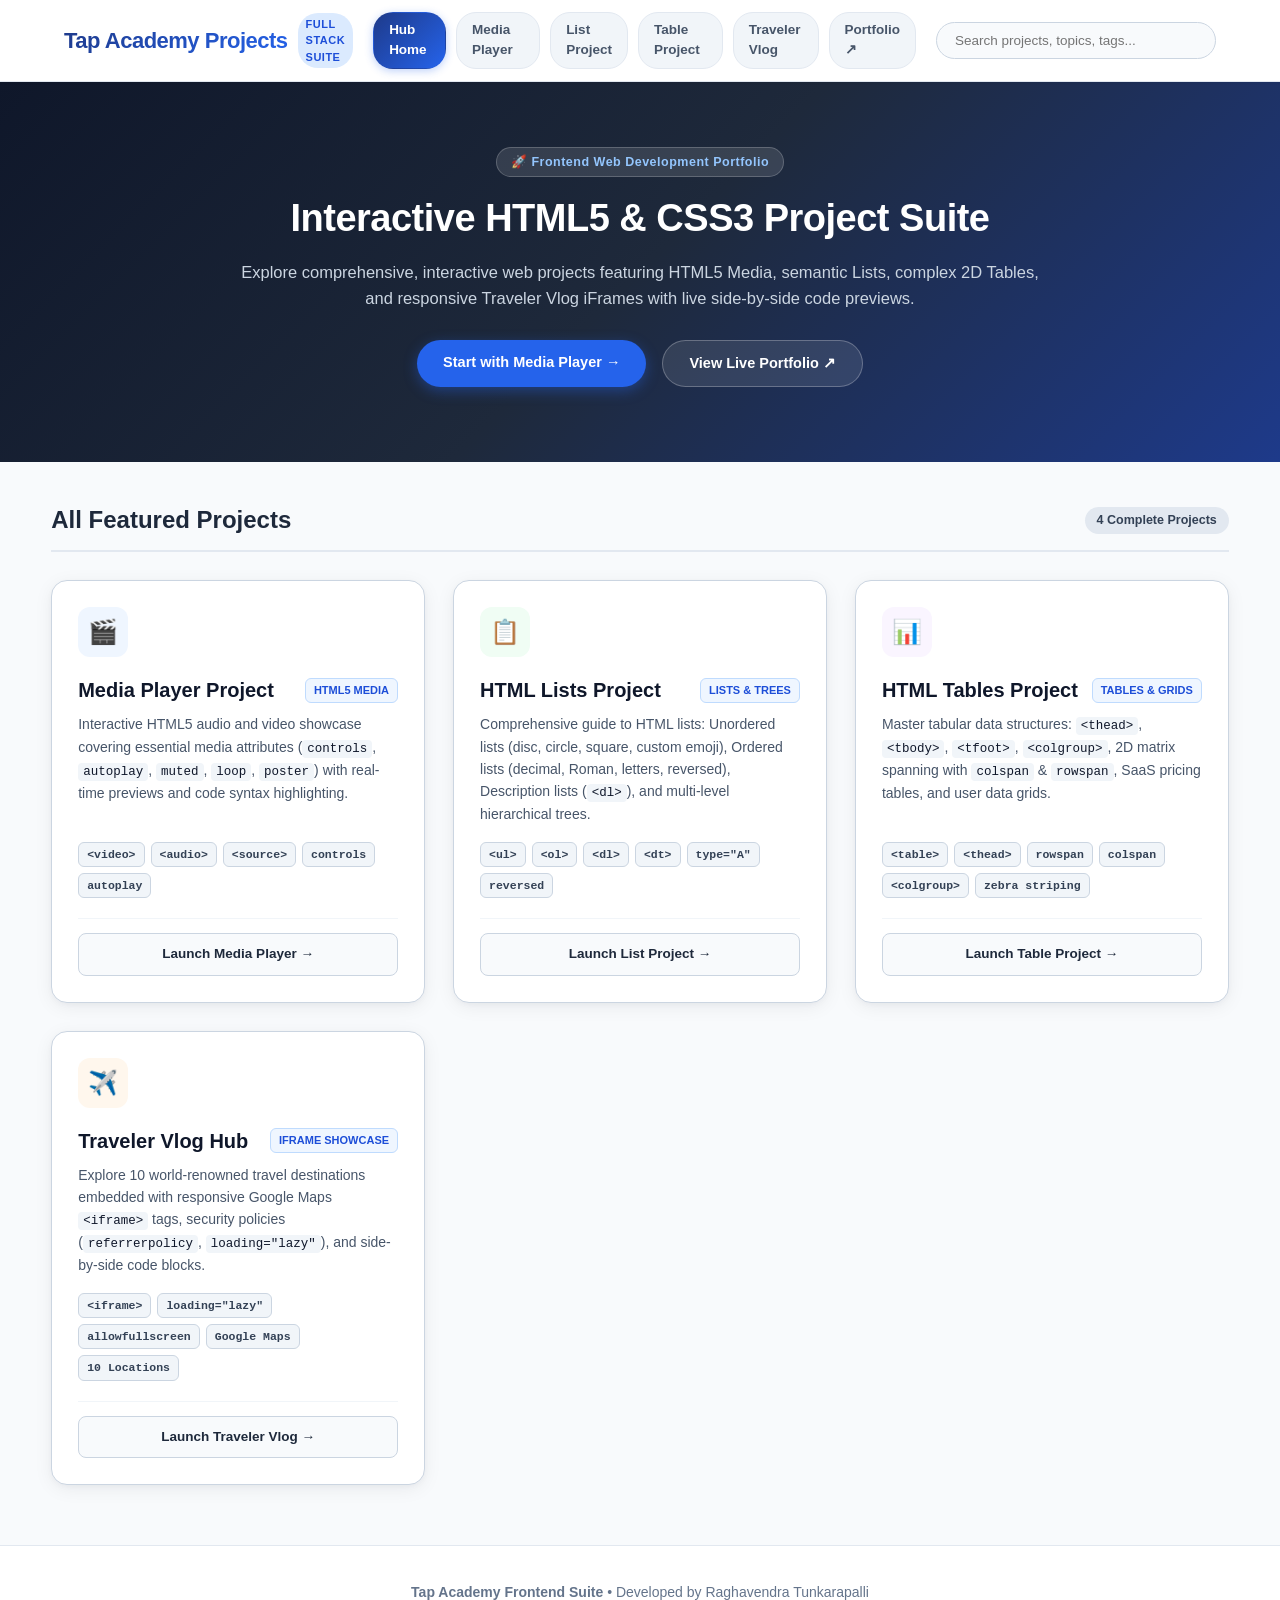
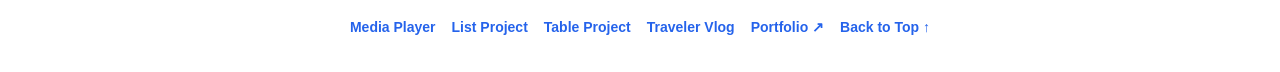
<file: index.html>
<!doctype html>
<html lang="en">

<head>
  <meta charset="UTF-8" />
  <meta name="viewport" content="width=device-width, initial-scale=1.0" />
  <title>Tap Academy Frontend Projects Hub | Raghavendra Tunkarapalli</title>
  <link rel="stylesheet" href="style.css" />
</head>

<body>
  <!-- ===================================================
       HEADER & NAVIGATION BAR
  =================================================== -->
  <nav id="nav">
    <div class="nav-brand">
      <h2>Tap Academy Projects</h2>
      <span class="brand-badge">Full Stack Suite</span>
    </div>

    <ul class="project-nav" aria-label="Projects">
      <li><a href="./index.html" aria-current="page">Hub Home</a></li>
      <li><a href="./Media/index.html">Media Player</a></li>
      <li><a href="./Lists/index.html">List Project</a></li>
      <li><a href="./Tables/index.html">Table Project</a></li>
      <li><a href="./Traveler_Vlog/index.html">Traveler Vlog</a></li>
      <li><a href="https://tunkarapalliraghavendraportfolio.netlify.app/" target="_blank" rel="noopener noreferrer">Portfolio ↗</a></li>
    </ul>

    <div class="search-wrapper">
      <input type="search" id="searchInput" placeholder="Search projects, topics, tags..." />
    </div>
  </nav>

  <!-- ===================================================
       HERO BANNER
  =================================================== -->
  <header class="hero-section">
    <div class="hero-content">
      <span class="hero-pill">🚀 Frontend Web Development Portfolio</span>
      <h1>Interactive HTML5 &amp; CSS3 Project Suite</h1>
      <p>Explore comprehensive, interactive web projects featuring HTML5 Media, semantic Lists, complex 2D Tables, and responsive Traveler Vlog iFrames with live side-by-side code previews.</p>
      <div class="hero-actions">
        <a href="./Media/index.html" class="primary-btn">Start with Media Player →</a>
        <a href="https://tunkarapalliraghavendraportfolio.netlify.app/" target="_blank" rel="noopener noreferrer" class="secondary-btn">View Live Portfolio ↗</a>
      </div>
    </div>
  </header>

  <!-- ===================================================
       MAIN PROJECTS GRID
  =================================================== -->
  <main class="container">
    <div class="section-title-row">
      <h2>All Featured Projects</h2>
      <span class="count-badge">4 Complete Projects</span>
    </div>

    <div class="projects-grid">

      <!-- Project 1: Media Player -->
      <div class="project-card">
        <div class="card-icon" style="background: #eff6ff; color: #2563eb;">🎬</div>
        <div class="card-body">
          <div class="card-header-row">
            <h3>Media Player Project</h3>
            <span class="tag-status">HTML5 Media</span>
          </div>
          <p>Interactive HTML5 audio and video showcase covering essential media attributes (<code>controls</code>, <code>autoplay</code>, <code>muted</code>, <code>loop</code>, <code>poster</code>) with real-time previews and code syntax highlighting.</p>
          <div class="card-tags">
            <span>&lt;video&gt;</span>
            <span>&lt;audio&gt;</span>
            <span>&lt;source&gt;</span>
            <span>controls</span>
            <span>autoplay</span>
          </div>
        </div>
        <div class="card-footer">
          <a href="./Media/index.html" class="launch-btn">Launch Media Player →</a>
        </div>
      </div>

      <!-- Project 2: Lists Project -->
      <div class="project-card">
        <div class="card-icon" style="background: #f0fdf4; color: #16a34a;">📋</div>
        <div class="card-body">
          <div class="card-header-row">
            <h3>HTML Lists Project</h3>
            <span class="tag-status">Lists &amp; Trees</span>
          </div>
          <p>Comprehensive guide to HTML lists: Unordered lists (disc, circle, square, custom emoji), Ordered lists (decimal, Roman, letters, reversed), Description lists (<code>&lt;dl&gt;</code>), and multi-level hierarchical trees.</p>
          <div class="card-tags">
            <span>&lt;ul&gt;</span>
            <span>&lt;ol&gt;</span>
            <span>&lt;dl&gt;</span>
            <span>&lt;dt&gt;</span>
            <span>type="A"</span>
            <span>reversed</span>
          </div>
        </div>
        <div class="card-footer">
          <a href="./Lists/index.html" class="launch-btn">Launch List Project →</a>
        </div>
      </div>

      <!-- Project 3: Tables Project -->
      <div class="project-card">
        <div class="card-icon" style="background: #faf5ff; color: #9333ea;">📊</div>
        <div class="card-body">
          <div class="card-header-row">
            <h3>HTML Tables Project</h3>
            <span class="tag-status">Tables &amp; Grids</span>
          </div>
          <p>Master tabular data structures: <code>&lt;thead&gt;</code>, <code>&lt;tbody&gt;</code>, <code>&lt;tfoot&gt;</code>, <code>&lt;colgroup&gt;</code>, 2D matrix spanning with <code>colspan</code> &amp; <code>rowspan</code>, SaaS pricing tables, and user data grids.</p>
          <div class="card-tags">
            <span>&lt;table&gt;</span>
            <span>&lt;thead&gt;</span>
            <span>rowspan</span>
            <span>colspan</span>
            <span>&lt;colgroup&gt;</span>
            <span>zebra striping</span>
          </div>
        </div>
        <div class="card-footer">
          <a href="./Tables/index.html" class="launch-btn">Launch Table Project →</a>
        </div>
      </div>

      <!-- Project 4: Traveler Vlog -->
      <div class="project-card">
        <div class="card-icon" style="background: #fff7ed; color: #ea580c;">✈️</div>
        <div class="card-body">
          <div class="card-header-row">
            <h3>Traveler Vlog Hub</h3>
            <span class="tag-status">iFrame Showcase</span>
          </div>
          <p>Explore 10 world-renowned travel destinations embedded with responsive Google Maps <code>&lt;iframe&gt;</code> tags, security policies (<code>referrerpolicy</code>, <code>loading="lazy"</code>), and side-by-side code blocks.</p>
          <div class="card-tags">
            <span>&lt;iframe&gt;</span>
            <span>loading="lazy"</span>
            <span>allowfullscreen</span>
            <span>Google Maps</span>
            <span>10 Locations</span>
          </div>
        </div>
        <div class="card-footer">
          <a href="./Traveler_Vlog/index.html" class="launch-btn">Launch Traveler Vlog →</a>
        </div>
      </div>

    </div>
  </main>

  <!-- ===================================================
       FOOTER
  =================================================== -->
  <footer class="site-footer">
    <div class="footer-content">
      <p><strong>Tap Academy Frontend Suite</strong> • Developed by Raghavendra Tunkarapalli</p>
      <div class="footer-links">
        <a href="./Media/index.html">Media Player</a>
        <a href="./Lists/index.html">List Project</a>
        <a href="./Tables/index.html">Table Project</a>
        <a href="./Traveler_Vlog/index.html">Traveler Vlog</a>
        <a href="https://tunkarapalliraghavendraportfolio.netlify.app/" target="_blank" rel="noopener noreferrer">Portfolio ↗</a>
        <a href="#nav">Back to Top ↑</a>
      </div>
    </div>
  </footer>

  <!-- ===================================================
       CLIENT-SIDE SEARCH SCRIPT
  =================================================== -->
  <script>
    const searchInput = document.getElementById('searchInput');
    const projectCards = document.querySelectorAll('.project-card');

    searchInput.addEventListener('input', function () {
      const query = this.value.trim().toLowerCase();

      projectCards.forEach(card => {
        const text = card.innerText.toLowerCase();
        if (query === '' || text.includes(query)) {
          card.style.display = '';
        } else {
          card.style.display = 'none';
        }
      });
    });
  </script>
</body>

</html>
</file>
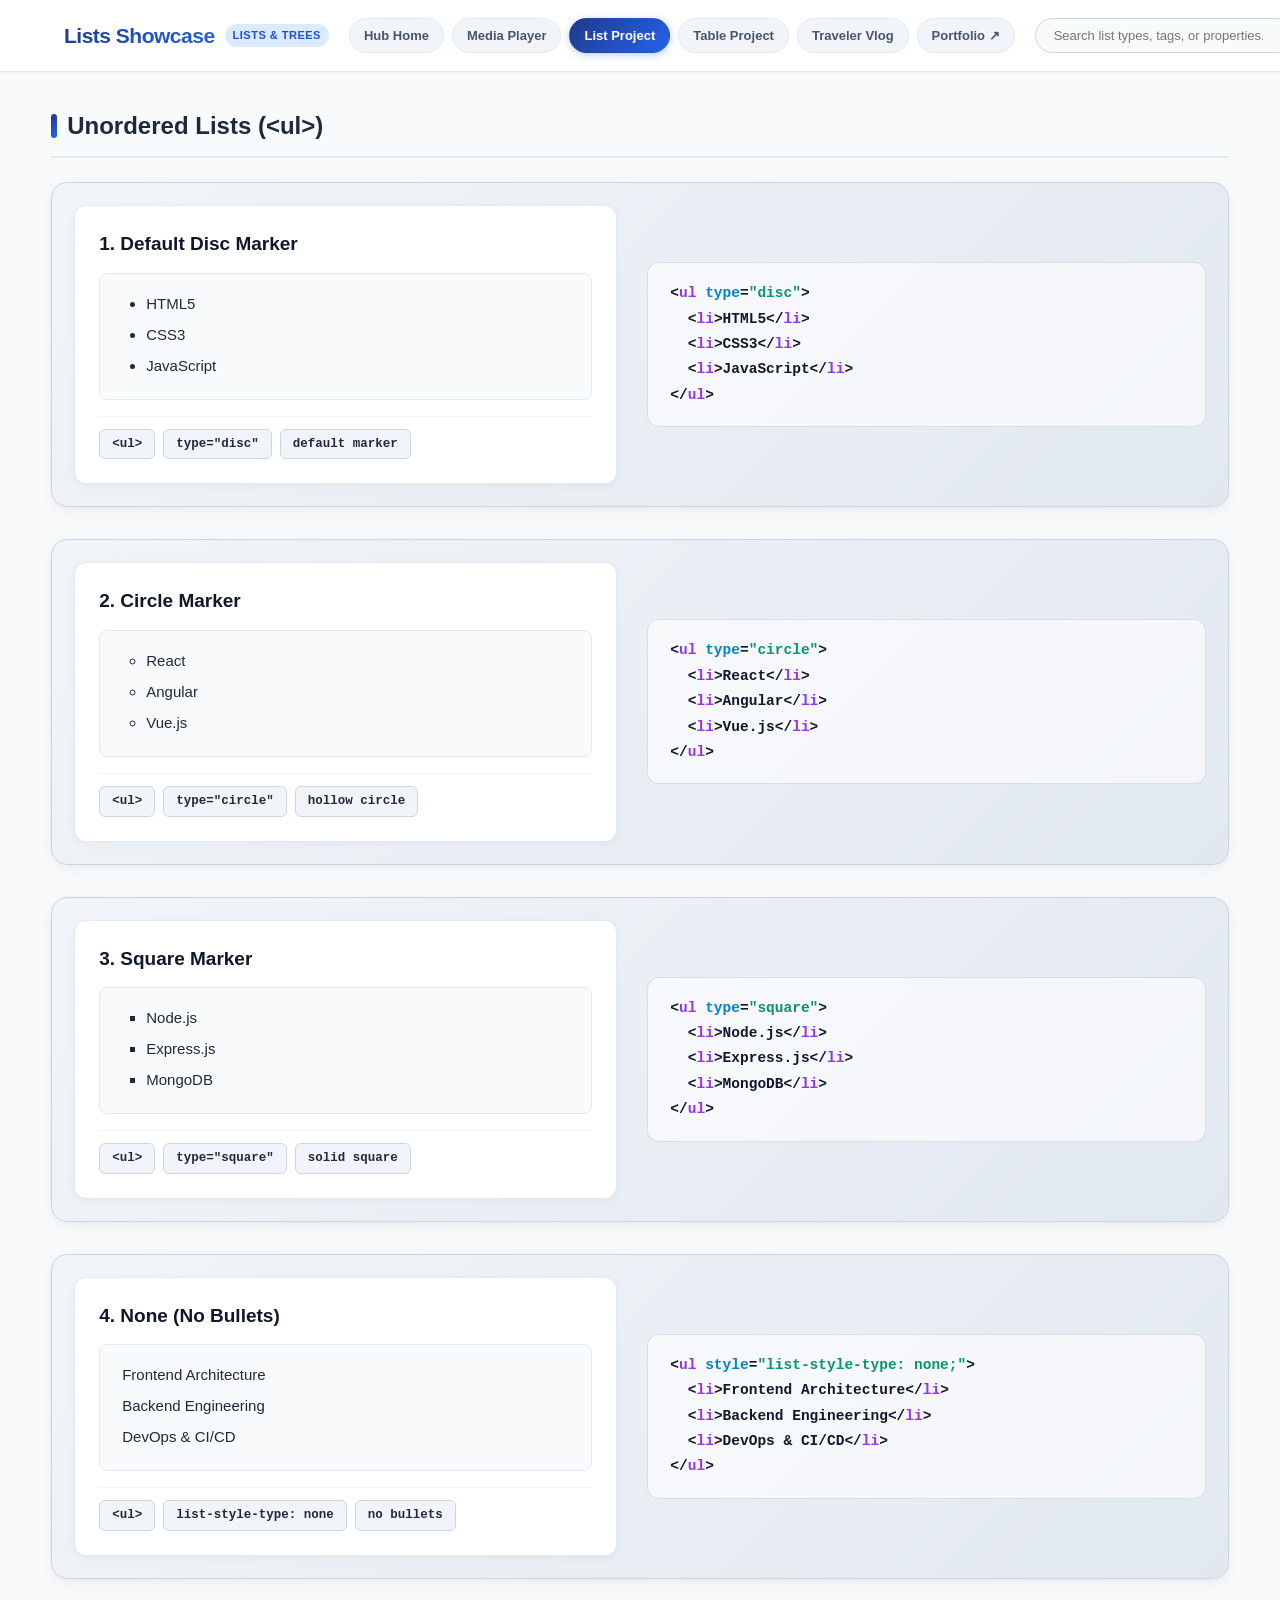
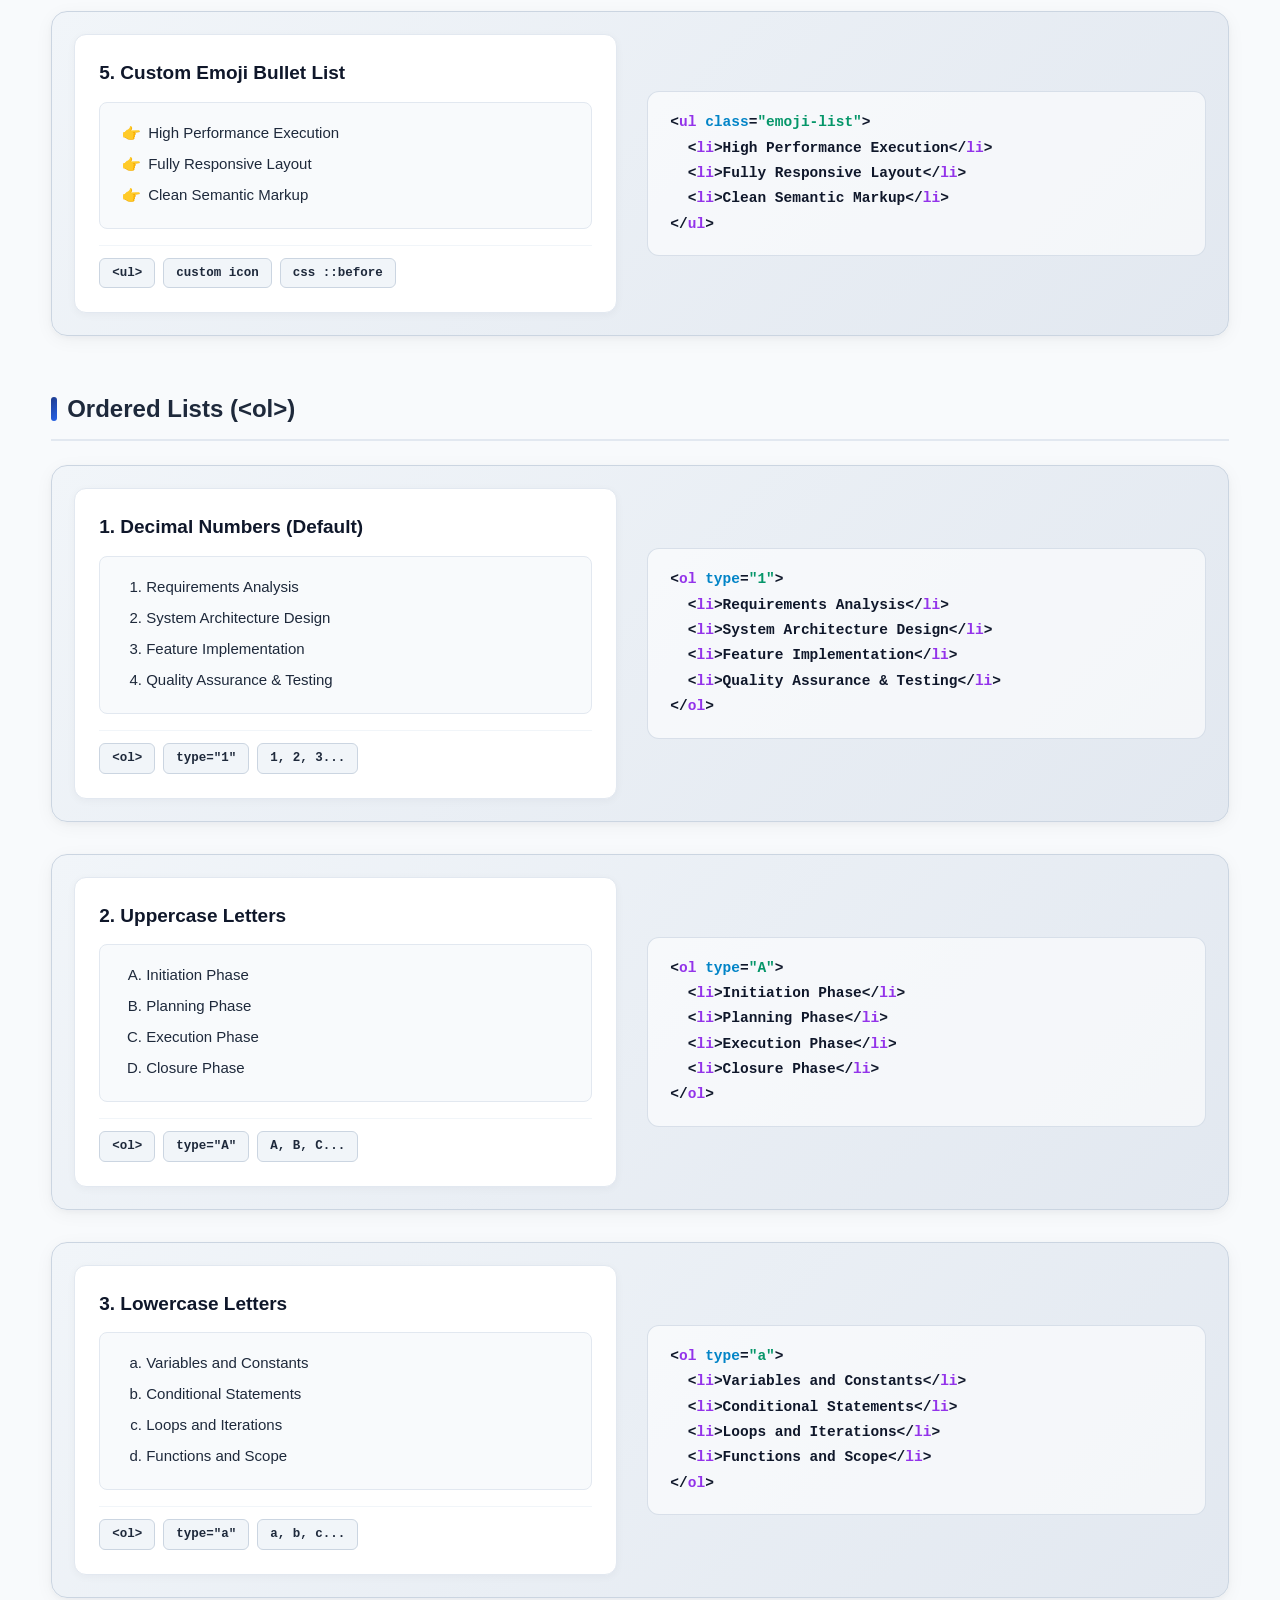
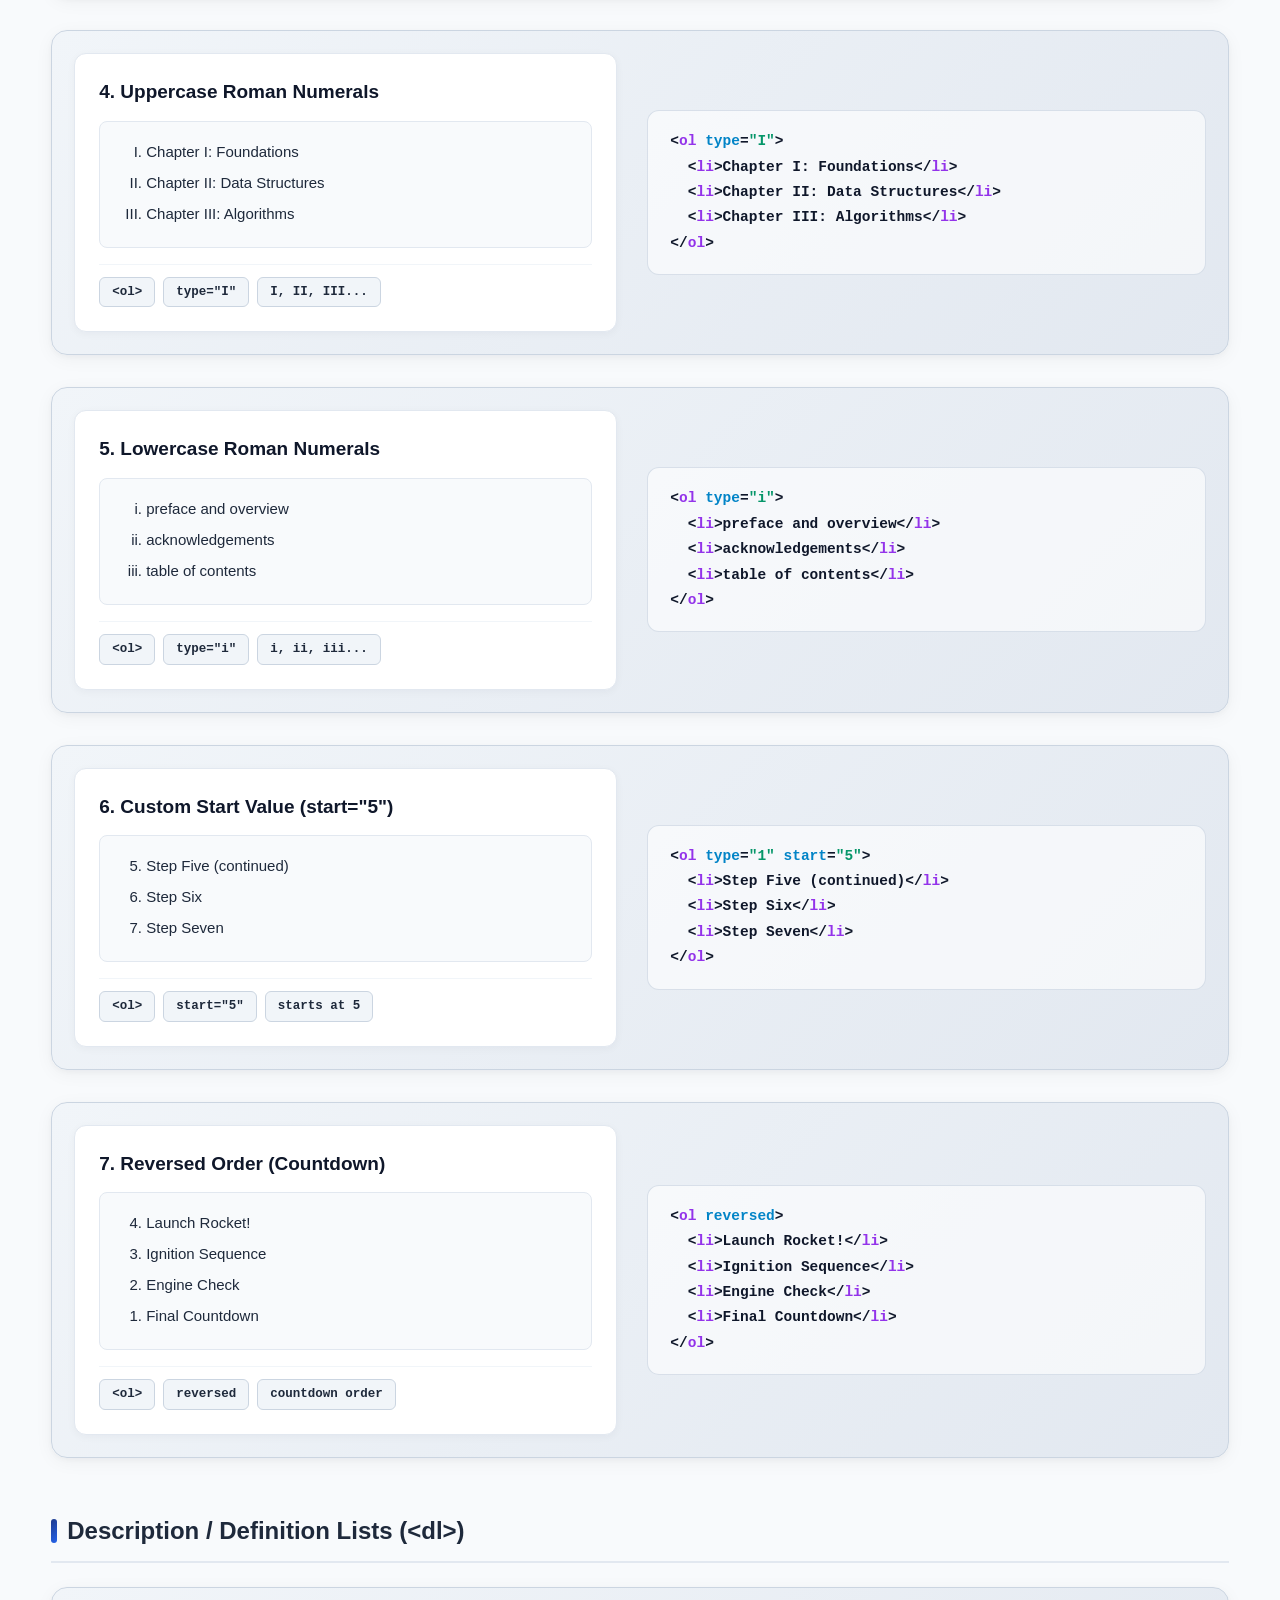
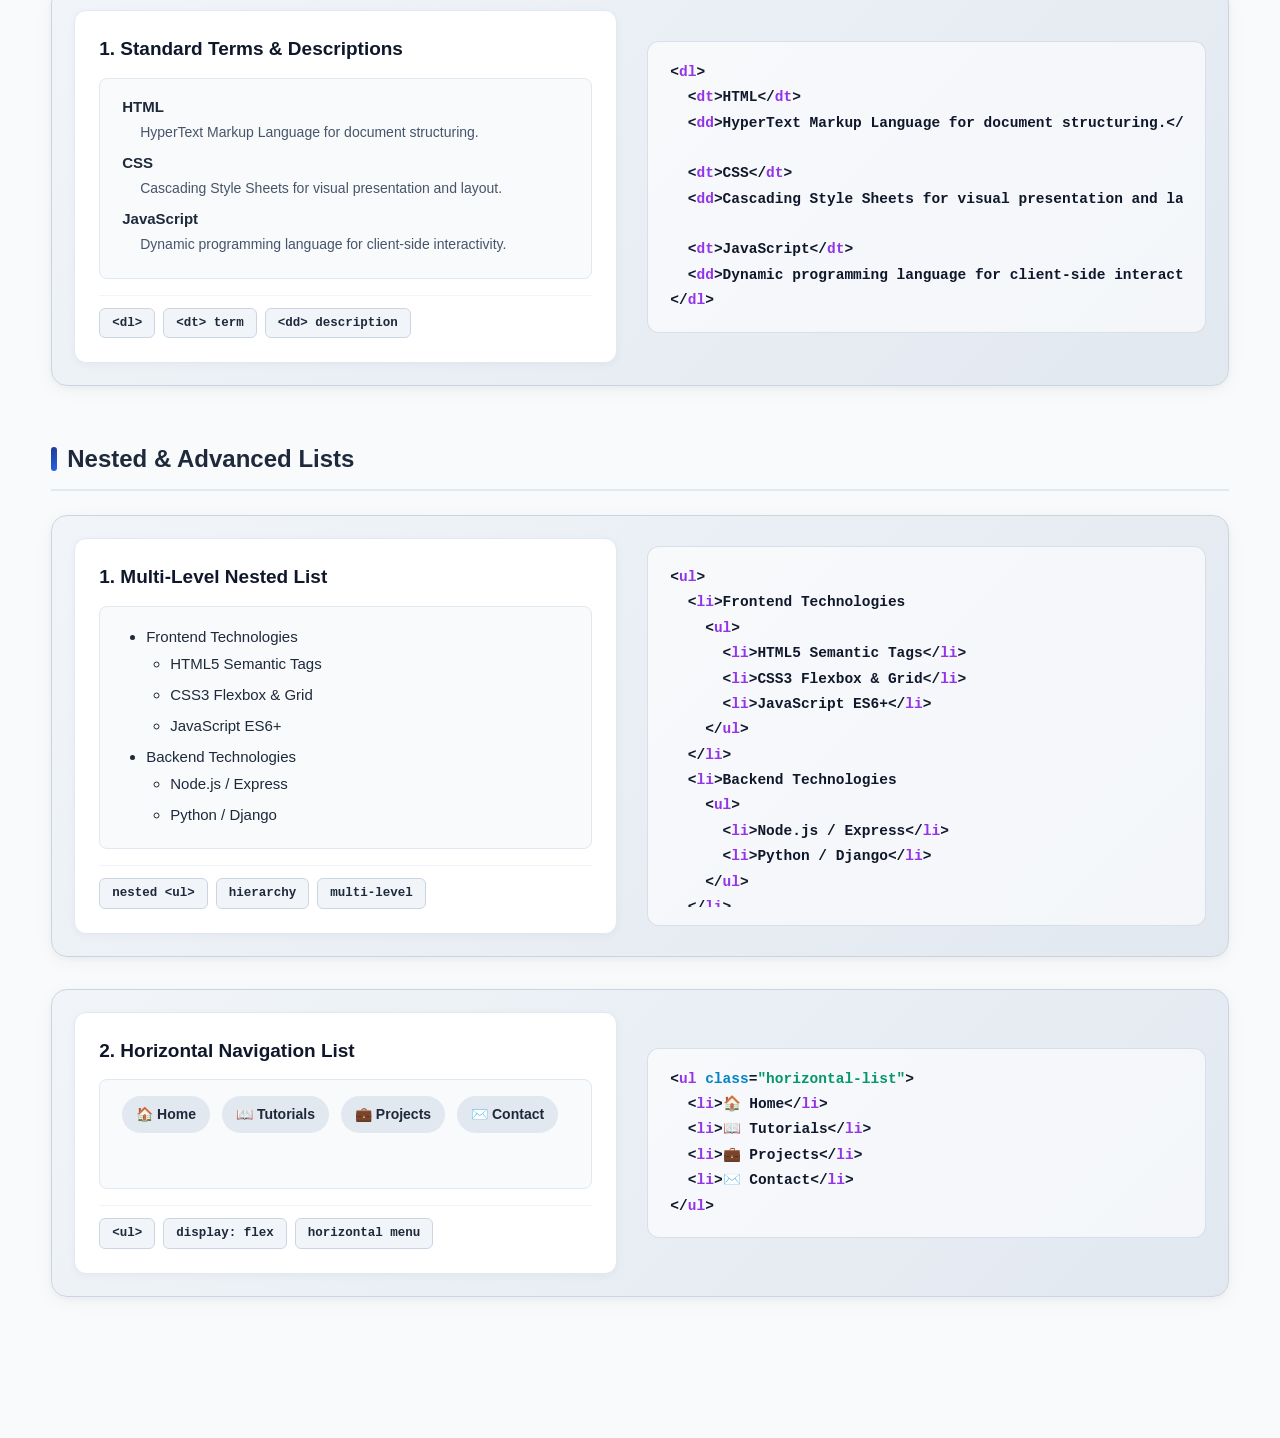
<file: Lists/index.html>
<!doctype html>
<html lang="en">

<head>
  <meta charset="UTF-8" />
  <meta name="viewport" content="width=device-width, initial-scale=1.0" />
  <title>HTML Lists Project</title>
  <link rel="stylesheet" href="style.css" />
</head>

<body>
  <!-- =========================
         NAVIGATION
    ========================== -->

  <nav id="nav">
    <div class="nav-brand">
      <h2>Lists Showcase</h2>
      <span class="brand-badge">Lists &amp; Trees</span>
    </div>

    <ul class="project-nav" aria-label="Projects">
      <li><a href="../index.html">Hub Home</a></li>
      <li><a href="../Media/index.html">Media Player</a></li>
      <li><a href="./index.html" aria-current="page">List Project</a></li>
      <li><a href="../Tables/index.html">Table Project</a></li>
      <li><a href="../Traveler_Vlog/index.html">Traveler Vlog</a></li>
      <li><a href="https://tunkarapalliraghavendraportfolio.netlify.app/" target="_blank" rel="noopener noreferrer">Portfolio ↗</a></li>
    </ul>

    <div class="search-wrapper">
      <input type="search" id="searchInput" placeholder="Search list types, tags, or properties..." />
    </div>
  </nav>

  <!-- =========================
         MAIN CONTAINER
    ========================== -->

  <div class="container">

    <!-- =========================
         SECTION 1: UNORDERED LISTS
    ========================== -->
    <section class="list-section">
      <h2>Unordered Lists (&lt;ul&gt;)</h2>

      <div class="list-grid">

        <!-- 1.1 Default Disc -->
        <div class="list-card-layout">
          <div class="list-card">
            <h3>1. Default Disc Marker</h3>
            <div class="list-preview-container">
              <ul>
                <li>HTML5</li>
                <li>CSS3</li>
                <li>JavaScript</li>
              </ul>
            </div>
            <div class="list-features">
              <ul class="properties-list">
                <li>&lt;ul&gt;</li>
                <li>type="disc"</li>
                <li>default marker</li>
              </ul>
            </div>
          </div>

          <div class="code-box">
            <pre><code>&lt;<span class="html-tag">ul</span> <span class="html-attr">type</span>=<span class="html-val">"disc"</span>&gt;
  &lt;<span class="html-tag">li</span>&gt;HTML5&lt;/<span class="html-tag">li</span>&gt;
  &lt;<span class="html-tag">li</span>&gt;CSS3&lt;/<span class="html-tag">li</span>&gt;
  &lt;<span class="html-tag">li</span>&gt;JavaScript&lt;/<span class="html-tag">li</span>&gt;
&lt;/<span class="html-tag">ul</span>&gt;</code></pre>
          </div>
        </div>

        <!-- 1.2 Circle Marker -->
        <div class="list-card-layout">
          <div class="list-card">
            <h3>2. Circle Marker</h3>
            <div class="list-preview-container">
              <ul type="circle">
                <li>React</li>
                <li>Angular</li>
                <li>Vue.js</li>
              </ul>
            </div>
            <div class="list-features">
              <ul class="properties-list">
                <li>&lt;ul&gt;</li>
                <li>type="circle"</li>
                <li>hollow circle</li>
              </ul>
            </div>
          </div>

          <div class="code-box">
            <pre><code>&lt;<span class="html-tag">ul</span> <span class="html-attr">type</span>=<span class="html-val">"circle"</span>&gt;
  &lt;<span class="html-tag">li</span>&gt;React&lt;/<span class="html-tag">li</span>&gt;
  &lt;<span class="html-tag">li</span>&gt;Angular&lt;/<span class="html-tag">li</span>&gt;
  &lt;<span class="html-tag">li</span>&gt;Vue.js&lt;/<span class="html-tag">li</span>&gt;
&lt;/<span class="html-tag">ul</span>&gt;</code></pre>
          </div>
        </div>

        <!-- 1.3 Square Marker -->
        <div class="list-card-layout">
          <div class="list-card">
            <h3>3. Square Marker</h3>
            <div class="list-preview-container">
              <ul type="square">
                <li>Node.js</li>
                <li>Express.js</li>
                <li>MongoDB</li>
              </ul>
            </div>
            <div class="list-features">
              <ul class="properties-list">
                <li>&lt;ul&gt;</li>
                <li>type="square"</li>
                <li>solid square</li>
              </ul>
            </div>
          </div>

          <div class="code-box">
            <pre><code>&lt;<span class="html-tag">ul</span> <span class="html-attr">type</span>=<span class="html-val">"square"</span>&gt;
  &lt;<span class="html-tag">li</span>&gt;Node.js&lt;/<span class="html-tag">li</span>&gt;
  &lt;<span class="html-tag">li</span>&gt;Express.js&lt;/<span class="html-tag">li</span>&gt;
  &lt;<span class="html-tag">li</span>&gt;MongoDB&lt;/<span class="html-tag">li</span>&gt;
&lt;/<span class="html-tag">ul</span>&gt;</code></pre>
          </div>
        </div>

        <!-- 1.4 None Marker -->
        <div class="list-card-layout">
          <div class="list-card">
            <h3>4. None (No Bullets)</h3>
            <div class="list-preview-container">
              <ul style="list-style-type: none; padding-left: 0;">
                <li>Frontend Architecture</li>
                <li>Backend Engineering</li>
                <li>DevOps & CI/CD</li>
              </ul>
            </div>
            <div class="list-features">
              <ul class="properties-list">
                <li>&lt;ul&gt;</li>
                <li>list-style-type: none</li>
                <li>no bullets</li>
              </ul>
            </div>
          </div>

          <div class="code-box">
            <pre><code>&lt;<span class="html-tag">ul</span> <span class="html-attr">style</span>=<span class="html-val">"list-style-type: none;"</span>&gt;
  &lt;<span class="html-tag">li</span>&gt;Frontend Architecture&lt;/<span class="html-tag">li</span>&gt;
  &lt;<span class="html-tag">li</span>&gt;Backend Engineering&lt;/<span class="html-tag">li</span>&gt;
  &lt;<span class="html-tag">li</span>&gt;DevOps & CI/CD&lt;/<span class="html-tag">li</span>&gt;
&lt;/<span class="html-tag">ul</span>&gt;</code></pre>
          </div>
        </div>

        <!-- 1.5 Custom Emoji Bullets -->
        <div class="list-card-layout">
          <div class="list-card">
            <h3>5. Custom Emoji Bullet List</h3>
            <div class="list-preview-container">
              <ul class="emoji-list">
                <li>High Performance Execution</li>
                <li>Fully Responsive Layout</li>
                <li>Clean Semantic Markup</li>
              </ul>
            </div>
            <div class="list-features">
              <ul class="properties-list">
                <li>&lt;ul&gt;</li>
                <li>custom icon</li>
                <li>css ::before</li>
              </ul>
            </div>
          </div>

          <div class="code-box">
            <pre><code>&lt;<span class="html-tag">ul</span> <span class="html-attr">class</span>=<span class="html-val">"emoji-list"</span>&gt;
  &lt;<span class="html-tag">li</span>&gt;High Performance Execution&lt;/<span class="html-tag">li</span>&gt;
  &lt;<span class="html-tag">li</span>&gt;Fully Responsive Layout&lt;/<span class="html-tag">li</span>&gt;
  &lt;<span class="html-tag">li</span>&gt;Clean Semantic Markup&lt;/<span class="html-tag">li</span>&gt;
&lt;/<span class="html-tag">ul</span>&gt;</code></pre>
          </div>
        </div>

      </div>
    </section>

    <!-- =========================
         SECTION 2: ORDERED LISTS
    ========================== -->
    <section class="list-section">
      <h2>Ordered Lists (&lt;ol&gt;)</h2>

      <div class="list-grid">

        <!-- 2.1 Default Decimal Numbers -->
        <div class="list-card-layout">
          <div class="list-card">
            <h3>1. Decimal Numbers (Default)</h3>
            <div class="list-preview-container">
              <ol type="1">
                <li>Requirements Analysis</li>
                <li>System Architecture Design</li>
                <li>Feature Implementation</li>
                <li>Quality Assurance & Testing</li>
              </ol>
            </div>
            <div class="list-features">
              <ul class="properties-list">
                <li>&lt;ol&gt;</li>
                <li>type="1"</li>
                <li>1, 2, 3...</li>
              </ul>
            </div>
          </div>

          <div class="code-box">
            <pre><code>&lt;<span class="html-tag">ol</span> <span class="html-attr">type</span>=<span class="html-val">"1"</span>&gt;
  &lt;<span class="html-tag">li</span>&gt;Requirements Analysis&lt;/<span class="html-tag">li</span>&gt;
  &lt;<span class="html-tag">li</span>&gt;System Architecture Design&lt;/<span class="html-tag">li</span>&gt;
  &lt;<span class="html-tag">li</span>&gt;Feature Implementation&lt;/<span class="html-tag">li</span>&gt;
  &lt;<span class="html-tag">li</span>&gt;Quality Assurance & Testing&lt;/<span class="html-tag">li</span>&gt;
&lt;/<span class="html-tag">ol</span>&gt;</code></pre>
          </div>
        </div>

        <!-- 2.2 Uppercase Letters -->
        <div class="list-card-layout">
          <div class="list-card">
            <h3>2. Uppercase Letters</h3>
            <div class="list-preview-container">
              <ol type="A">
                <li>Initiation Phase</li>
                <li>Planning Phase</li>
                <li>Execution Phase</li>
                <li>Closure Phase</li>
              </ol>
            </div>
            <div class="list-features">
              <ul class="properties-list">
                <li>&lt;ol&gt;</li>
                <li>type="A"</li>
                <li>A, B, C...</li>
              </ul>
            </div>
          </div>

          <div class="code-box">
            <pre><code>&lt;<span class="html-tag">ol</span> <span class="html-attr">type</span>=<span class="html-val">"A"</span>&gt;
  &lt;<span class="html-tag">li</span>&gt;Initiation Phase&lt;/<span class="html-tag">li</span>&gt;
  &lt;<span class="html-tag">li</span>&gt;Planning Phase&lt;/<span class="html-tag">li</span>&gt;
  &lt;<span class="html-tag">li</span>&gt;Execution Phase&lt;/<span class="html-tag">li</span>&gt;
  &lt;<span class="html-tag">li</span>&gt;Closure Phase&lt;/<span class="html-tag">li</span>&gt;
&lt;/<span class="html-tag">ol</span>&gt;</code></pre>
          </div>
        </div>

        <!-- 2.3 Lowercase Letters -->
        <div class="list-card-layout">
          <div class="list-card">
            <h3>3. Lowercase Letters</h3>
            <div class="list-preview-container">
              <ol type="a">
                <li>Variables and Constants</li>
                <li>Conditional Statements</li>
                <li>Loops and Iterations</li>
                <li>Functions and Scope</li>
              </ol>
            </div>
            <div class="list-features">
              <ul class="properties-list">
                <li>&lt;ol&gt;</li>
                <li>type="a"</li>
                <li>a, b, c...</li>
              </ul>
            </div>
          </div>

          <div class="code-box">
            <pre><code>&lt;<span class="html-tag">ol</span> <span class="html-attr">type</span>=<span class="html-val">"a"</span>&gt;
  &lt;<span class="html-tag">li</span>&gt;Variables and Constants&lt;/<span class="html-tag">li</span>&gt;
  &lt;<span class="html-tag">li</span>&gt;Conditional Statements&lt;/<span class="html-tag">li</span>&gt;
  &lt;<span class="html-tag">li</span>&gt;Loops and Iterations&lt;/<span class="html-tag">li</span>&gt;
  &lt;<span class="html-tag">li</span>&gt;Functions and Scope&lt;/<span class="html-tag">li</span>&gt;
&lt;/<span class="html-tag">ol</span>&gt;</code></pre>
          </div>
        </div>

        <!-- 2.4 Uppercase Roman Numerals -->
        <div class="list-card-layout">
          <div class="list-card">
            <h3>4. Uppercase Roman Numerals</h3>
            <div class="list-preview-container">
              <ol type="I">
                <li>Chapter I: Foundations</li>
                <li>Chapter II: Data Structures</li>
                <li>Chapter III: Algorithms</li>
              </ol>
            </div>
            <div class="list-features">
              <ul class="properties-list">
                <li>&lt;ol&gt;</li>
                <li>type="I"</li>
                <li>I, II, III...</li>
              </ul>
            </div>
          </div>

          <div class="code-box">
            <pre><code>&lt;<span class="html-tag">ol</span> <span class="html-attr">type</span>=<span class="html-val">"I"</span>&gt;
  &lt;<span class="html-tag">li</span>&gt;Chapter I: Foundations&lt;/<span class="html-tag">li</span>&gt;
  &lt;<span class="html-tag">li</span>&gt;Chapter II: Data Structures&lt;/<span class="html-tag">li</span>&gt;
  &lt;<span class="html-tag">li</span>&gt;Chapter III: Algorithms&lt;/<span class="html-tag">li</span>&gt;
&lt;/<span class="html-tag">ol</span>&gt;</code></pre>
          </div>
        </div>

        <!-- 2.5 Lowercase Roman Numerals -->
        <div class="list-card-layout">
          <div class="list-card">
            <h3>5. Lowercase Roman Numerals</h3>
            <div class="list-preview-container">
              <ol type="i">
                <li>preface and overview</li>
                <li>acknowledgements</li>
                <li>table of contents</li>
              </ol>
            </div>
            <div class="list-features">
              <ul class="properties-list">
                <li>&lt;ol&gt;</li>
                <li>type="i"</li>
                <li>i, ii, iii...</li>
              </ul>
            </div>
          </div>

          <div class="code-box">
            <pre><code>&lt;<span class="html-tag">ol</span> <span class="html-attr">type</span>=<span class="html-val">"i"</span>&gt;
  &lt;<span class="html-tag">li</span>&gt;preface and overview&lt;/<span class="html-tag">li</span>&gt;
  &lt;<span class="html-tag">li</span>&gt;acknowledgements&lt;/<span class="html-tag">li</span>&gt;
  &lt;<span class="html-tag">li</span>&gt;table of contents&lt;/<span class="html-tag">li</span>&gt;
&lt;/<span class="html-tag">ol</span>&gt;</code></pre>
          </div>
        </div>

        <!-- 2.6 Custom Start Value -->
        <div class="list-card-layout">
          <div class="list-card">
            <h3>6. Custom Start Value (start="5")</h3>
            <div class="list-preview-container">
              <ol type="1" start="5">
                <li>Step Five (continued)</li>
                <li>Step Six</li>
                <li>Step Seven</li>
              </ol>
            </div>
            <div class="list-features">
              <ul class="properties-list">
                <li>&lt;ol&gt;</li>
                <li>start="5"</li>
                <li>starts at 5</li>
              </ul>
            </div>
          </div>

          <div class="code-box">
            <pre><code>&lt;<span class="html-tag">ol</span> <span class="html-attr">type</span>=<span class="html-val">"1"</span> <span class="html-attr">start</span>=<span class="html-val">"5"</span>&gt;
  &lt;<span class="html-tag">li</span>&gt;Step Five (continued)&lt;/<span class="html-tag">li</span>&gt;
  &lt;<span class="html-tag">li</span>&gt;Step Six&lt;/<span class="html-tag">li</span>&gt;
  &lt;<span class="html-tag">li</span>&gt;Step Seven&lt;/<span class="html-tag">li</span>&gt;
&lt;/<span class="html-tag">ol</span>&gt;</code></pre>
          </div>
        </div>

        <!-- 2.7 Reversed Ordered List -->
        <div class="list-card-layout">
          <div class="list-card">
            <h3>7. Reversed Order (Countdown)</h3>
            <div class="list-preview-container">
              <ol reversed>
                <li>Launch Rocket!</li>
                <li>Ignition Sequence</li>
                <li>Engine Check</li>
                <li>Final Countdown</li>
              </ol>
            </div>
            <div class="list-features">
              <ul class="properties-list">
                <li>&lt;ol&gt;</li>
                <li>reversed</li>
                <li>countdown order</li>
              </ul>
            </div>
          </div>

          <div class="code-box">
            <pre><code>&lt;<span class="html-tag">ol</span> <span class="html-attr">reversed</span>&gt;
  &lt;<span class="html-tag">li</span>&gt;Launch Rocket!&lt;/<span class="html-tag">li</span>&gt;
  &lt;<span class="html-tag">li</span>&gt;Ignition Sequence&lt;/<span class="html-tag">li</span>&gt;
  &lt;<span class="html-tag">li</span>&gt;Engine Check&lt;/<span class="html-tag">li</span>&gt;
  &lt;<span class="html-tag">li</span>&gt;Final Countdown&lt;/<span class="html-tag">li</span>&gt;
&lt;/<span class="html-tag">ol</span>&gt;</code></pre>
          </div>
        </div>

      </div>
    </section>

    <!-- =========================
         SECTION 3: DESCRIPTION LISTS
    ========================== -->
    <section class="list-section">
      <h2>Description / Definition Lists (&lt;dl&gt;)</h2>

      <div class="list-grid">

        <!-- 3.1 Description List -->
        <div class="list-card-layout">
          <div class="list-card">
            <h3>1. Standard Terms & Descriptions</h3>
            <div class="list-preview-container">
              <dl>
                <dt>HTML</dt>
                <dd>HyperText Markup Language for document structuring.</dd>
                <dt>CSS</dt>
                <dd>Cascading Style Sheets for visual presentation and layout.</dd>
                <dt>JavaScript</dt>
                <dd>Dynamic programming language for client-side interactivity.</dd>
              </dl>
            </div>
            <div class="list-features">
              <ul class="properties-list">
                <li>&lt;dl&gt;</li>
                <li>&lt;dt&gt; term</li>
                <li>&lt;dd&gt; description</li>
              </ul>
            </div>
          </div>

          <div class="code-box">
            <pre><code>&lt;<span class="html-tag">dl</span>&gt;
  &lt;<span class="html-tag">dt</span>&gt;HTML&lt;/<span class="html-tag">dt</span>&gt;
  &lt;<span class="html-tag">dd</span>&gt;HyperText Markup Language for document structuring.&lt;/<span class="html-tag">dd</span>&gt;

  &lt;<span class="html-tag">dt</span>&gt;CSS&lt;/<span class="html-tag">dt</span>&gt;
  &lt;<span class="html-tag">dd</span>&gt;Cascading Style Sheets for visual presentation and layout.&lt;/<span class="html-tag">dd</span>&gt;

  &lt;<span class="html-tag">dt</span>&gt;JavaScript&lt;/<span class="html-tag">dt</span>&gt;
  &lt;<span class="html-tag">dd</span>&gt;Dynamic programming language for client-side interactivity.&lt;/<span class="html-tag">dd</span>&gt;
&lt;/<span class="html-tag">dl</span>&gt;</code></pre>
          </div>
        </div>

      </div>
    </section>

    <!-- =========================
         SECTION 4: NESTED & ADVANCED LISTS
    ========================== -->
    <section class="list-section">
      <h2>Nested & Advanced Lists</h2>

      <div class="list-grid">

        <!-- 4.1 Nested List -->
        <div class="list-card-layout">
          <div class="list-card">
            <h3>1. Multi-Level Nested List</h3>
            <div class="list-preview-container">
              <ul>
                <li>Frontend Technologies
                  <ul>
                    <li>HTML5 Semantic Tags</li>
                    <li>CSS3 Flexbox & Grid</li>
                    <li>JavaScript ES6+</li>
                  </ul>
                </li>
                <li>Backend Technologies
                  <ul>
                    <li>Node.js / Express</li>
                    <li>Python / Django</li>
                  </ul>
                </li>
              </ul>
            </div>
            <div class="list-features">
              <ul class="properties-list">
                <li>nested &lt;ul&gt;</li>
                <li>hierarchy</li>
                <li>multi-level</li>
              </ul>
            </div>
          </div>

          <div class="code-box">
            <pre><code>&lt;<span class="html-tag">ul</span>&gt;
  &lt;<span class="html-tag">li</span>&gt;Frontend Technologies
    &lt;<span class="html-tag">ul</span>&gt;
      &lt;<span class="html-tag">li</span>&gt;HTML5 Semantic Tags&lt;/<span class="html-tag">li</span>&gt;
      &lt;<span class="html-tag">li</span>&gt;CSS3 Flexbox & Grid&lt;/<span class="html-tag">li</span>&gt;
      &lt;<span class="html-tag">li</span>&gt;JavaScript ES6+&lt;/<span class="html-tag">li</span>&gt;
    &lt;/<span class="html-tag">ul</span>&gt;
  &lt;/<span class="html-tag">li</span>&gt;
  &lt;<span class="html-tag">li</span>&gt;Backend Technologies
    &lt;<span class="html-tag">ul</span>&gt;
      &lt;<span class="html-tag">li</span>&gt;Node.js / Express&lt;/<span class="html-tag">li</span>&gt;
      &lt;<span class="html-tag">li</span>&gt;Python / Django&lt;/<span class="html-tag">li</span>&gt;
    &lt;/<span class="html-tag">ul</span>&gt;
  &lt;/<span class="html-tag">li</span>&gt;
&lt;/<span class="html-tag">ul</span>&gt;</code></pre>
          </div>
        </div>

        <!-- 4.2 Horizontal Menu List -->
        <div class="list-card-layout">
          <div class="list-card">
            <h3>2. Horizontal Navigation List</h3>
            <div class="list-preview-container">
              <ul class="horizontal-list">
                <li>🏠 Home</li>
                <li>📖 Tutorials</li>
                <li>💼 Projects</li>
                <li>✉️ Contact</li>
              </ul>
            </div>
            <div class="list-features">
              <ul class="properties-list">
                <li>&lt;ul&gt;</li>
                <li>display: flex</li>
                <li>horizontal menu</li>
              </ul>
            </div>
          </div>

          <div class="code-box">
            <pre><code>&lt;<span class="html-tag">ul</span> <span class="html-attr">class</span>=<span class="html-val">"horizontal-list"</span>&gt;
  &lt;<span class="html-tag">li</span>&gt;🏠 Home&lt;/<span class="html-tag">li</span>&gt;
  &lt;<span class="html-tag">li</span>&gt;📖 Tutorials&lt;/<span class="html-tag">li</span>&gt;
  &lt;<span class="html-tag">li</span>&gt;💼 Projects&lt;/<span class="html-tag">li</span>&gt;
  &lt;<span class="html-tag">li</span>&gt;✉️ Contact&lt;/<span class="html-tag">li</span>&gt;
&lt;/<span class="html-tag">ul</span>&gt;</code></pre>
          </div>
        </div>

      </div>
    </section>

  </div>

  <!-- =========================
         REAL-TIME SEARCH SCRIPT
    ========================== -->
  <script>
    const searchInput = document.getElementById('searchInput');
    const listLayouts = document.querySelectorAll('.list-card-layout');
    const listSections = document.querySelectorAll('.list-section');

    searchInput.addEventListener('input', function () {
      const query = this.value.trim().toLowerCase();

      listLayouts.forEach(layout => {
        const text = layout.innerText.toLowerCase();
        if (query === '' || text.includes(query)) {
          layout.style.display = '';
        } else {
          layout.style.display = 'none';
        }
      });

      listSections.forEach(section => {
        const visibleItems = section.querySelectorAll(
          '.list-card-layout:not([style*="display: none"])'
        );
        let emptyNotice = section.querySelector('.no-results');

        if (visibleItems.length === 0) {
          if (!emptyNotice) {
            emptyNotice = document.createElement('p');
            emptyNotice.className = 'no-results';
            emptyNotice.style.color = '#64748b';
            emptyNotice.style.fontStyle = 'italic';
            emptyNotice.style.padding = '12px 16px';
            emptyNotice.style.background = '#e2e8f0';
            emptyNotice.style.borderRadius = '8px';
            emptyNotice.style.marginTop = '10px';
            emptyNotice.textContent = 'No matching lists found in this section.';
            section.appendChild(emptyNotice);
          }
          emptyNotice.style.display = 'block';
        } else if (emptyNotice) {
          emptyNotice.style.display = 'none';
        }
      });
    });
  </script>
</body>

</html>
</file>
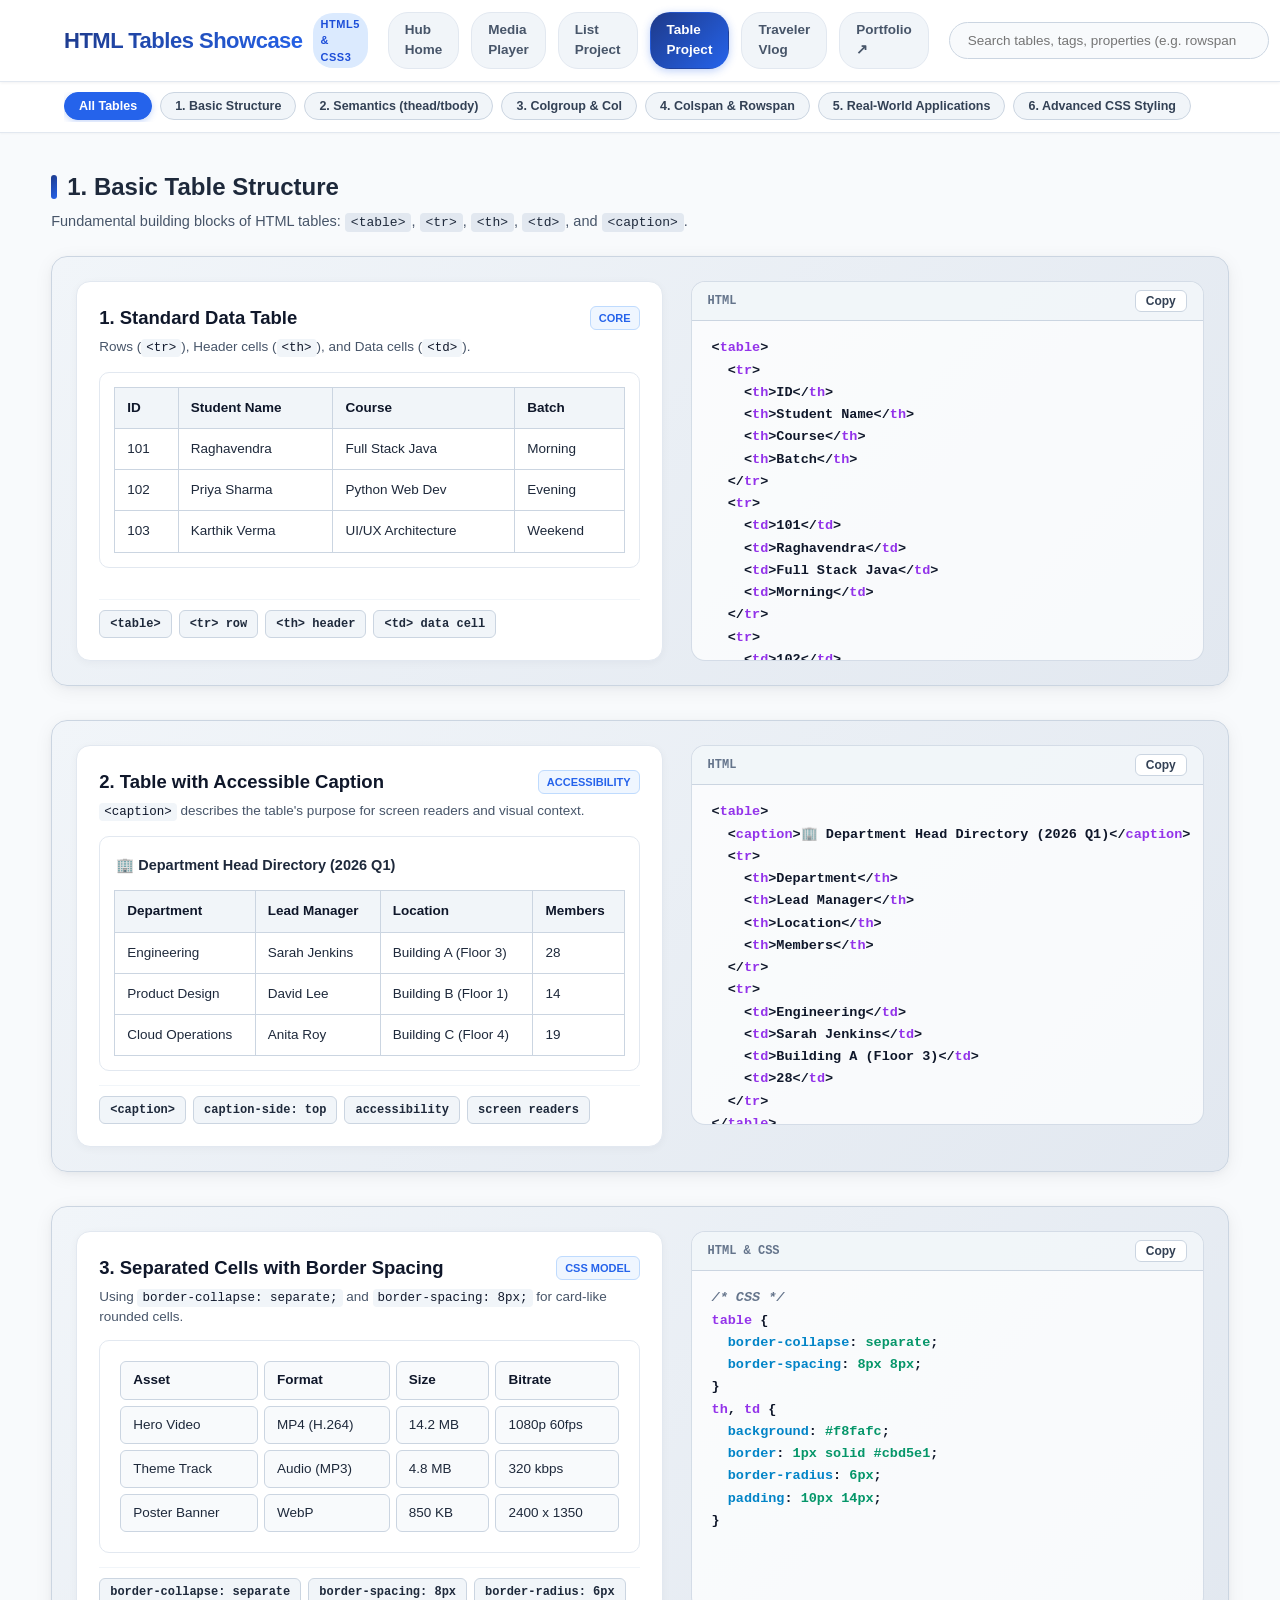
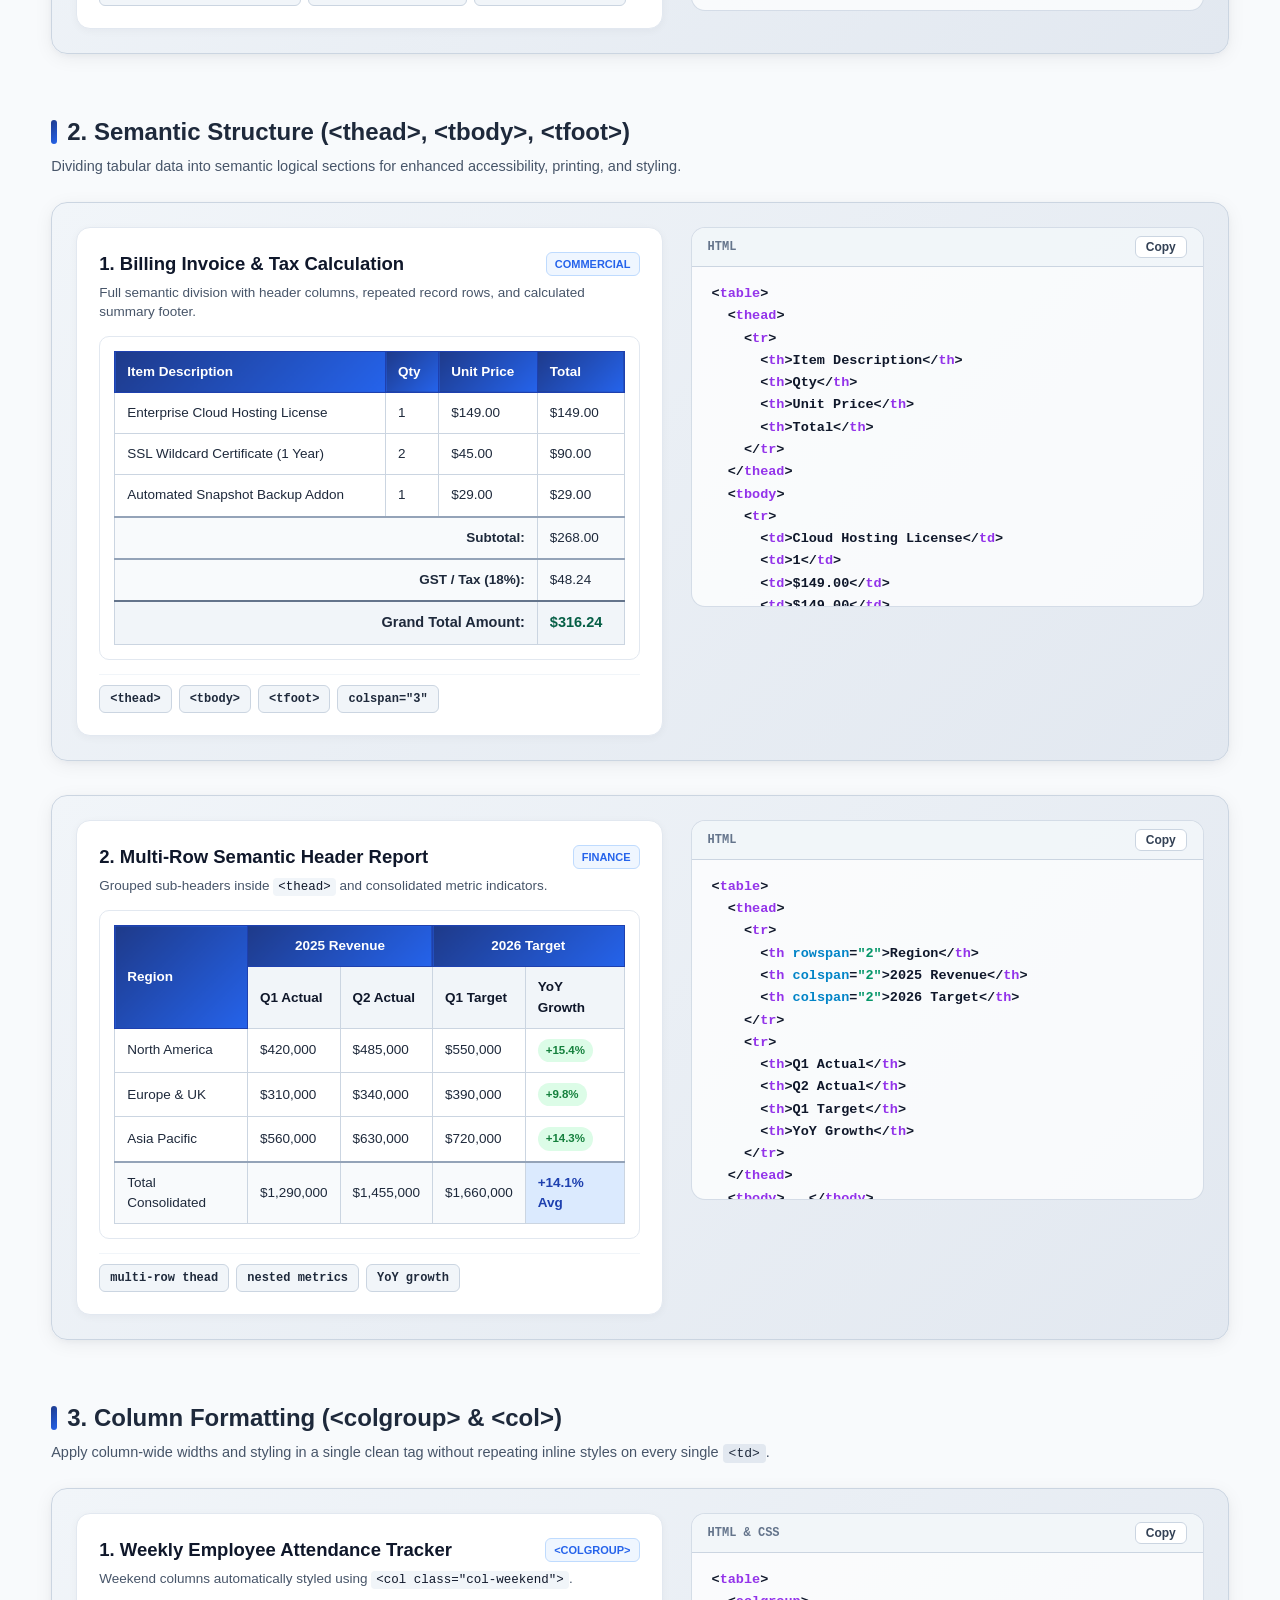
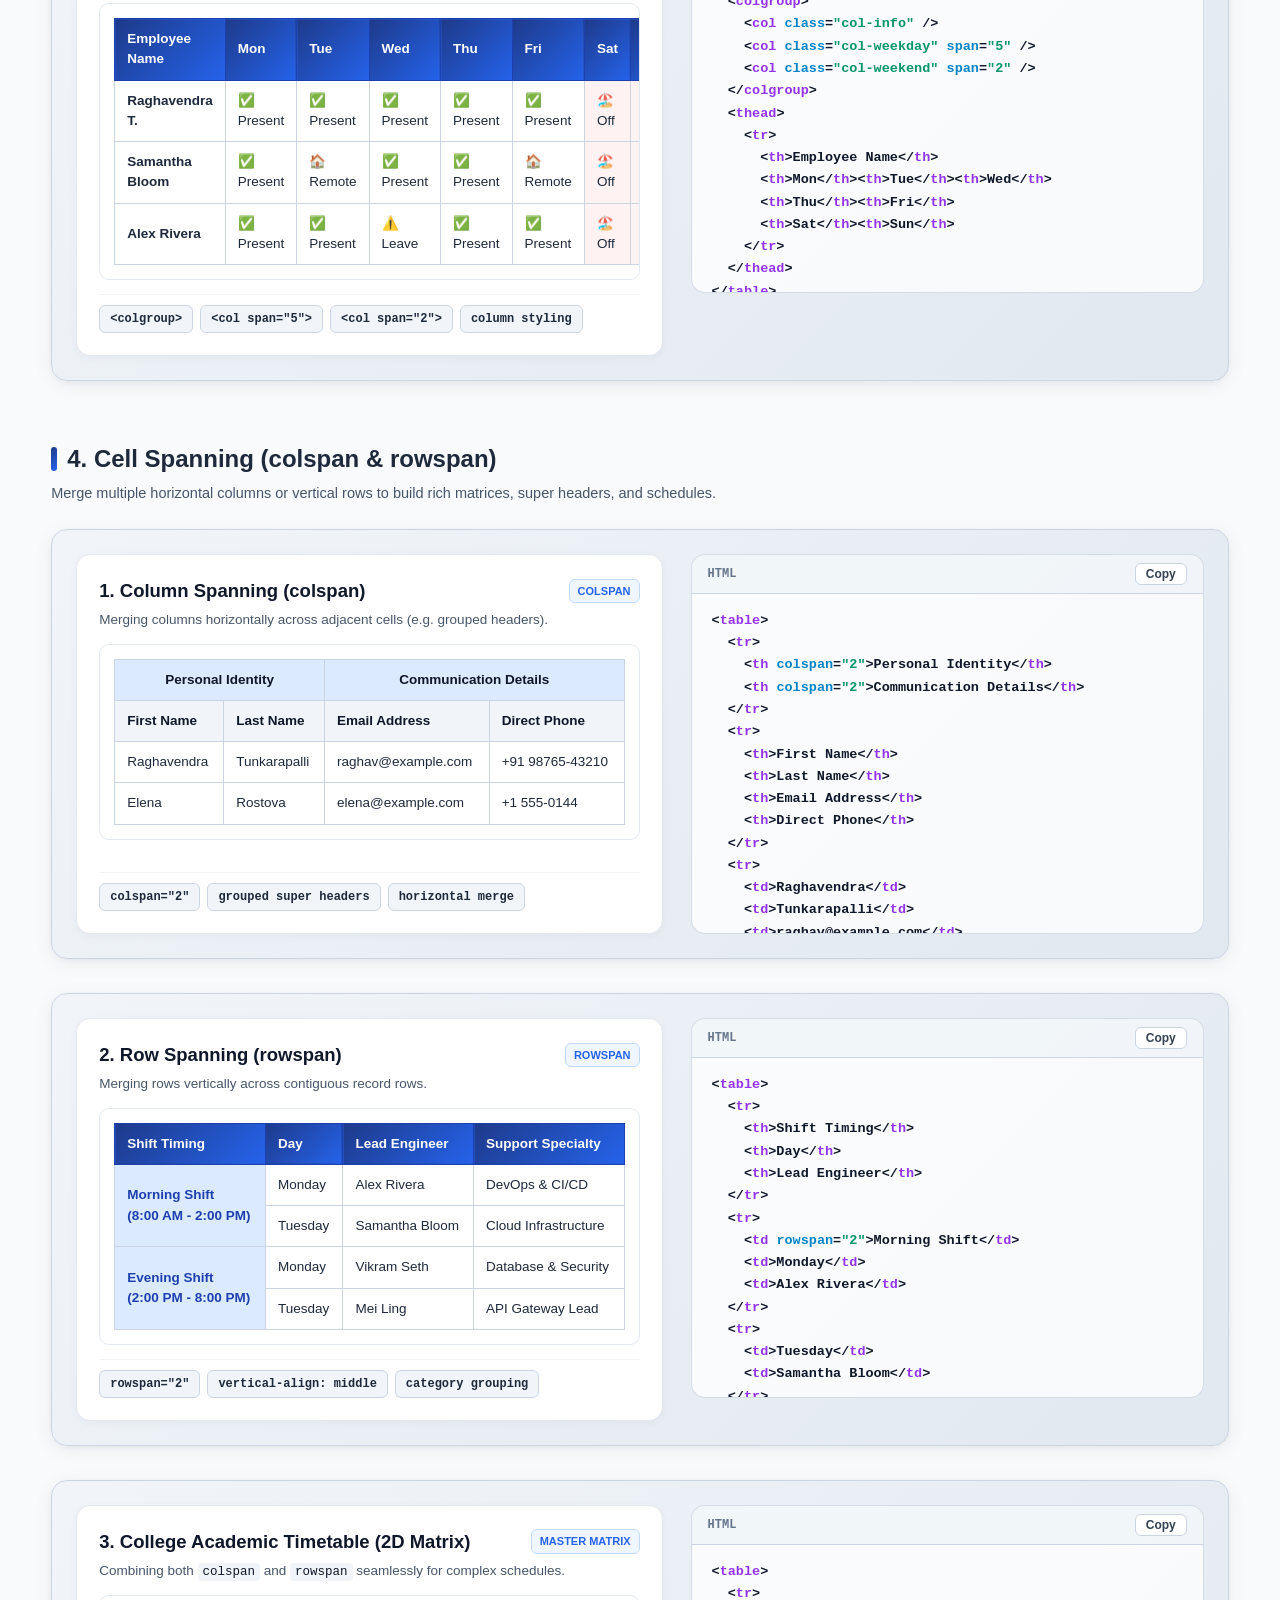
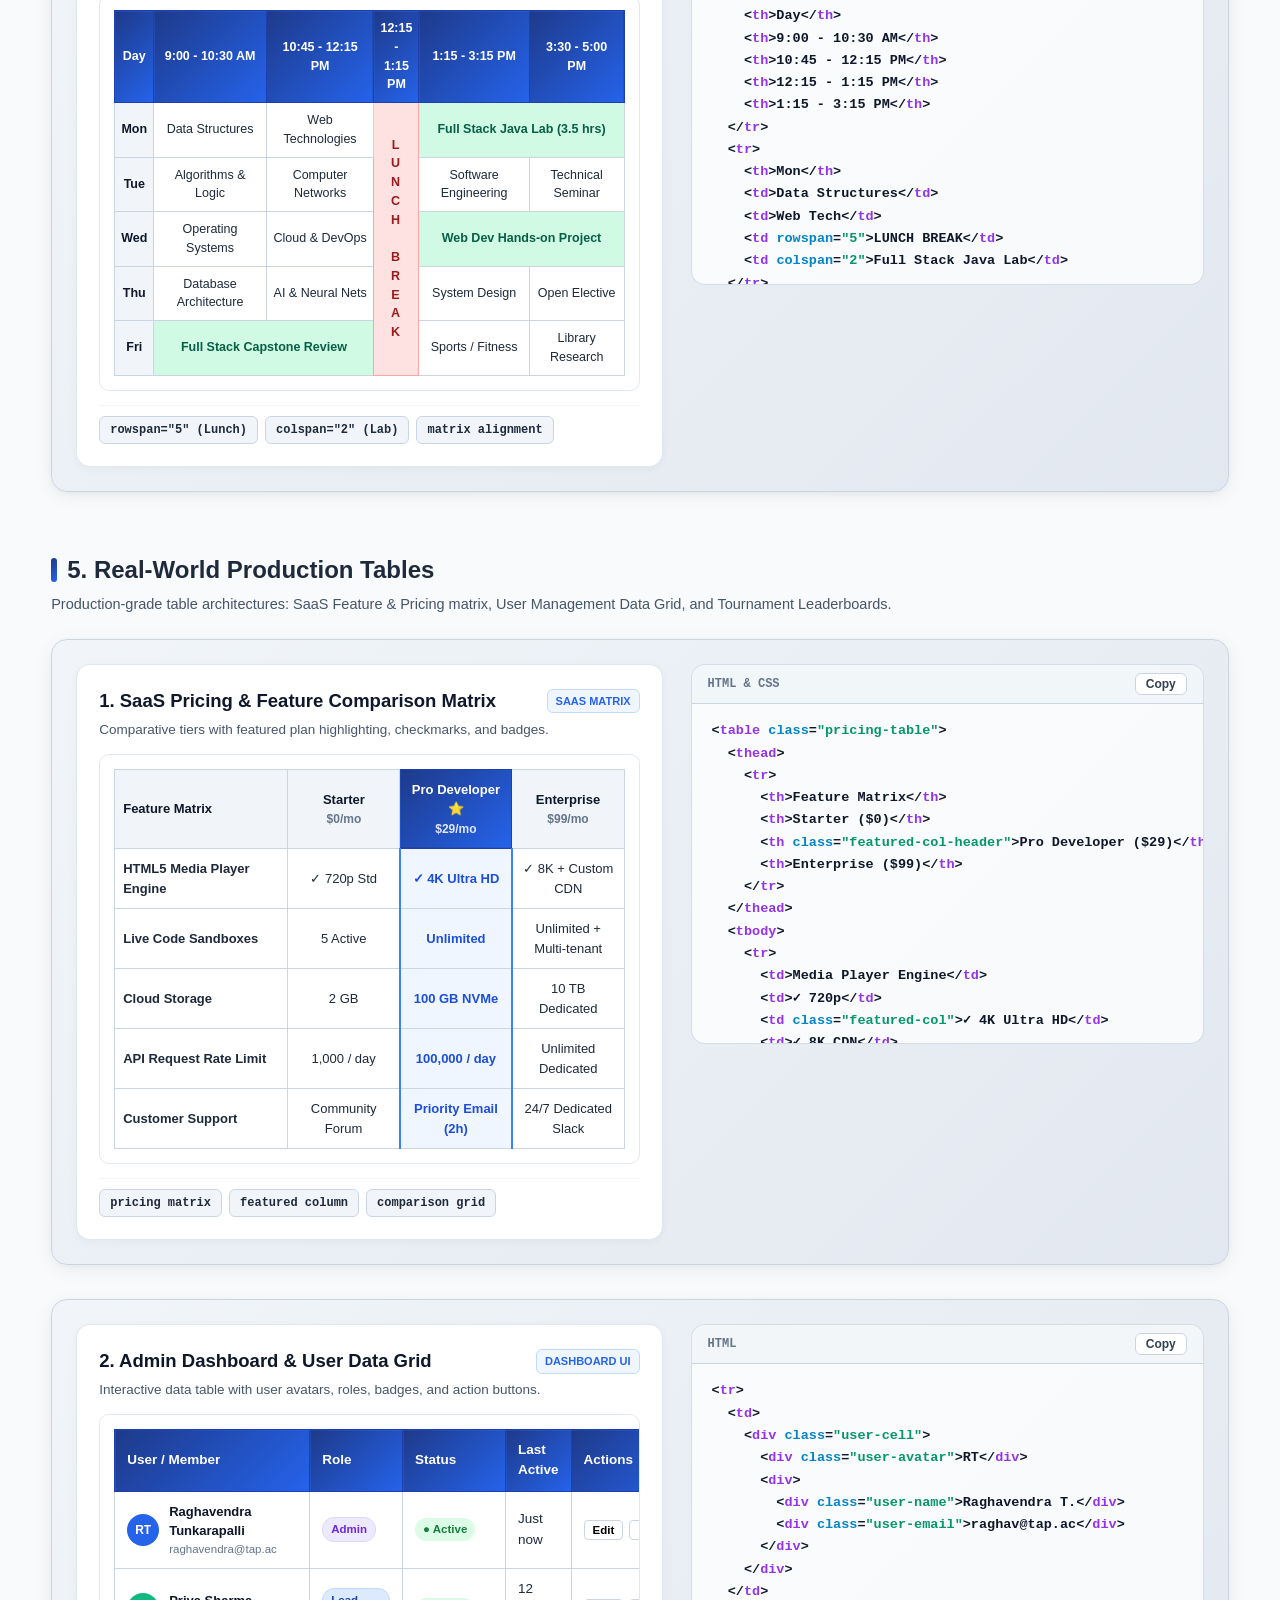
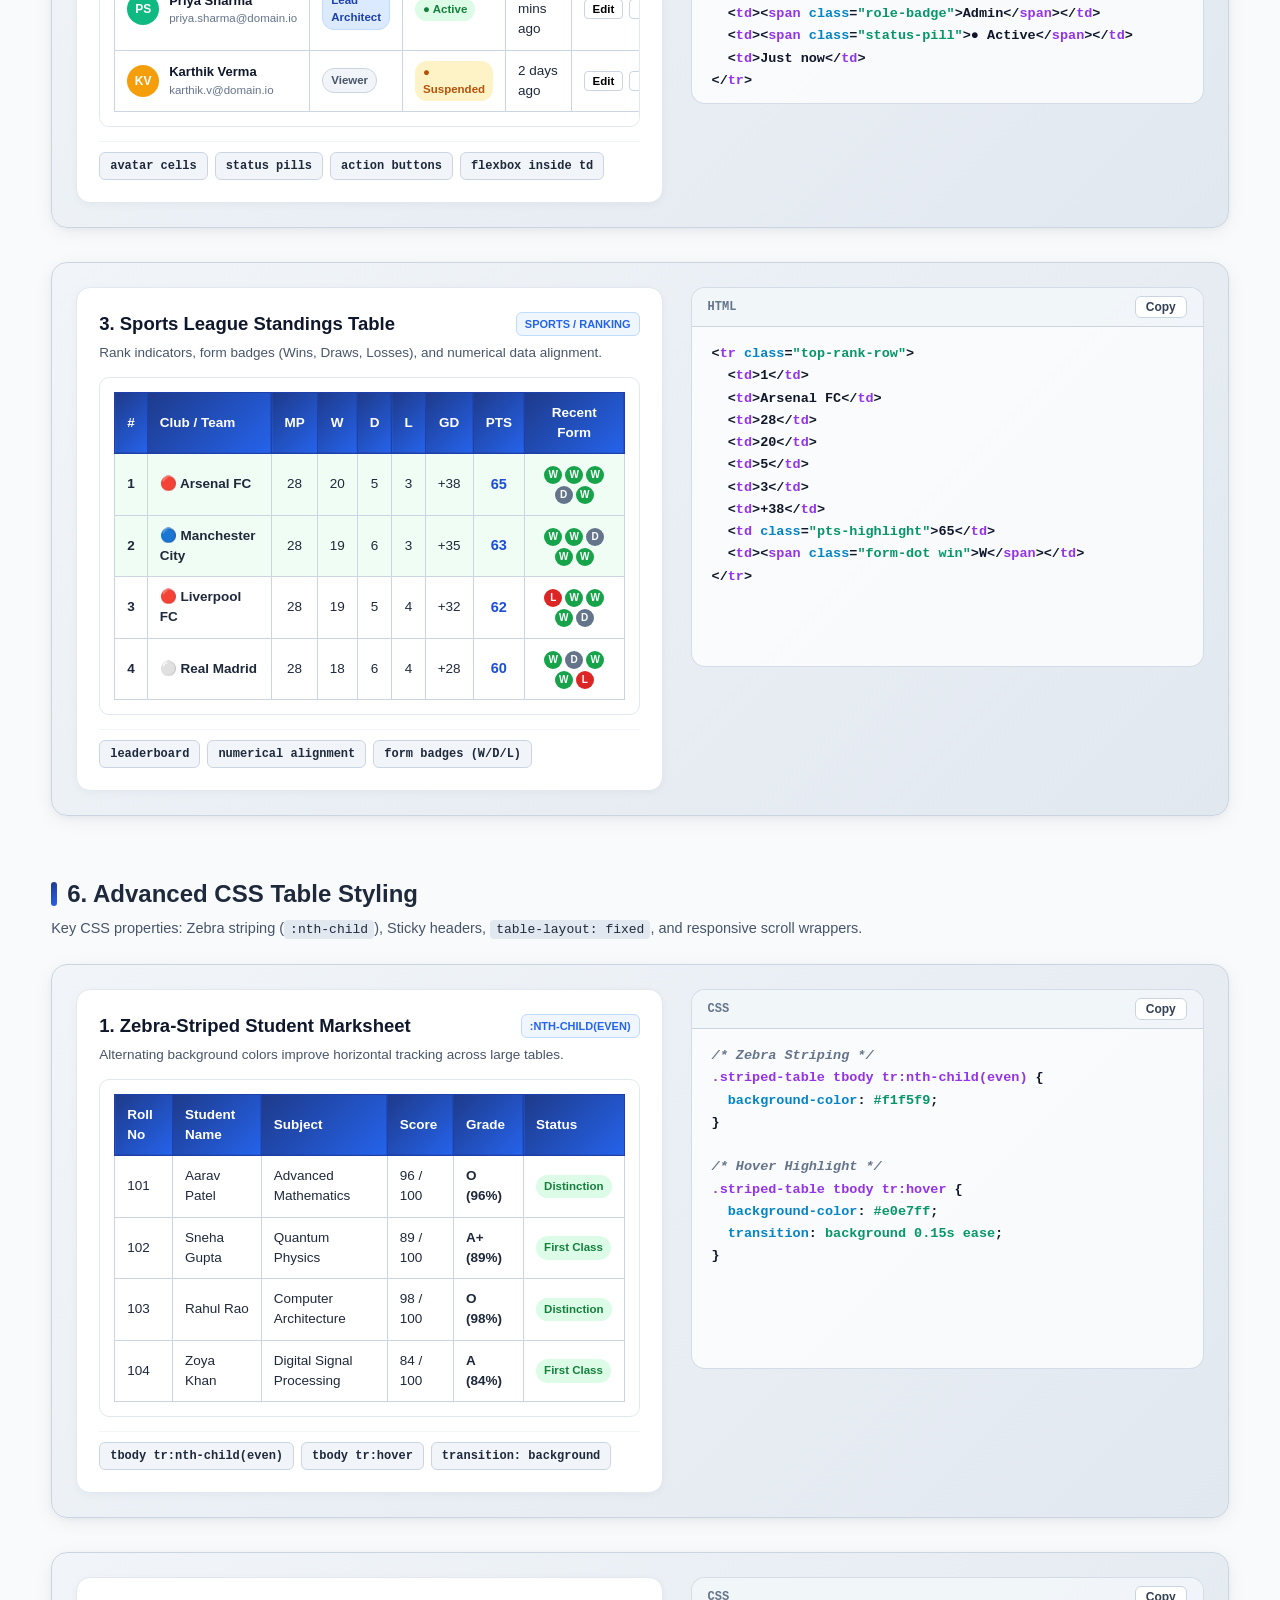
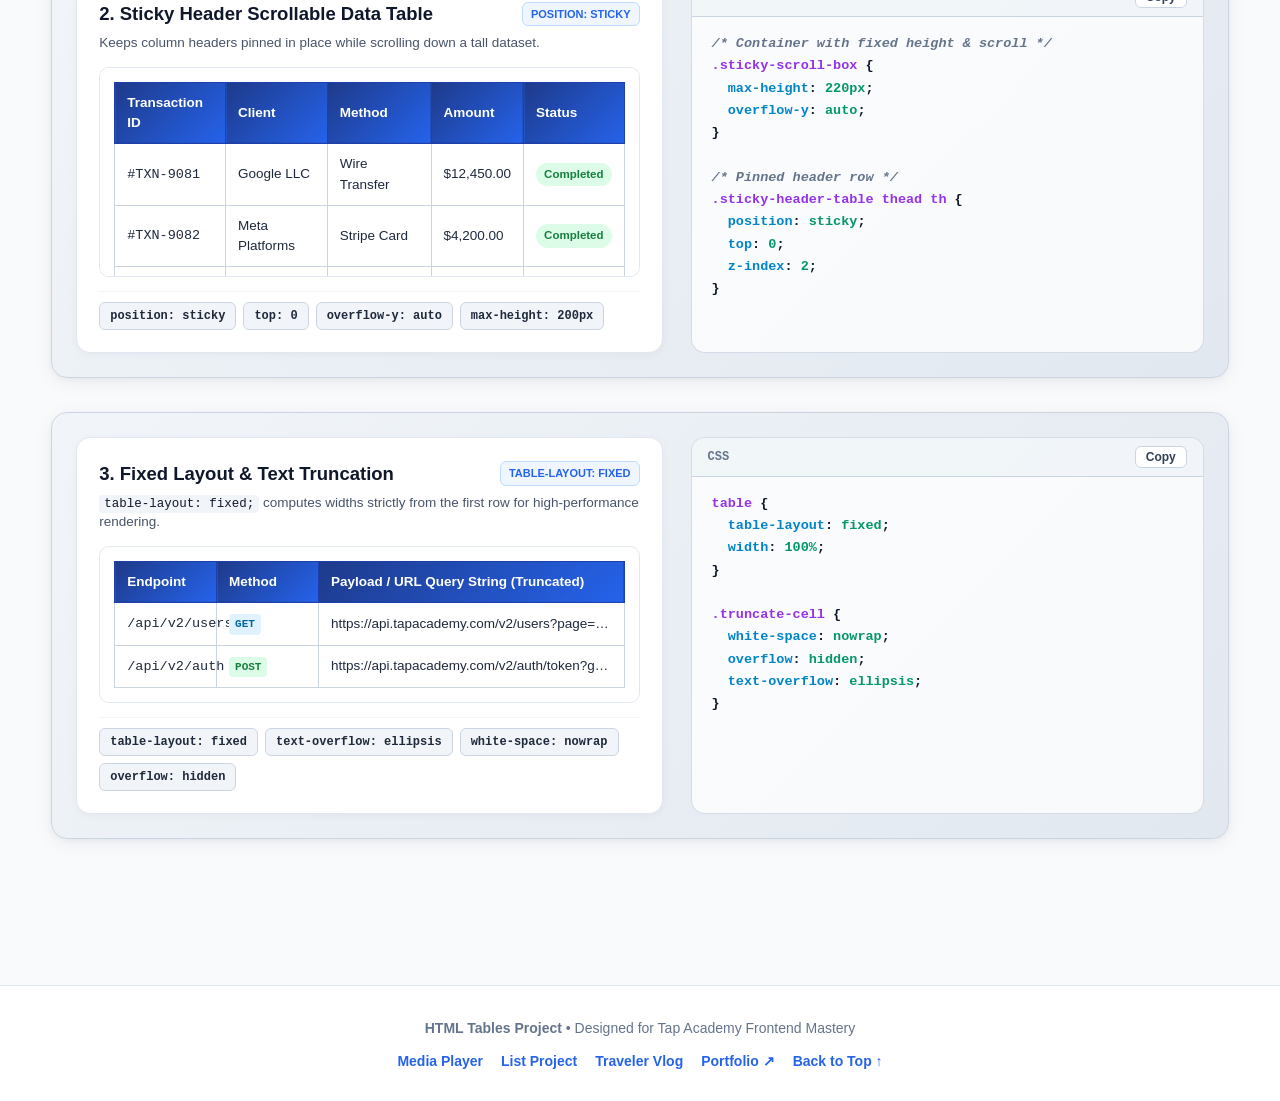
<file: Tables/index.html>
<!doctype html>
<html lang="en">

<head>
  <meta charset="UTF-8" />
  <meta name="viewport" content="width=device-width, initial-scale=1.0" />
  <title>HTML Tables Project | Complete Guide & Showcase</title>
  <link rel="stylesheet" href="style.css" />
</head>

<body>
  <!-- ===================================================
       HEADER & NAVIGATION BAR
  =================================================== -->
  <nav id="nav">
    <div class="nav-brand">
      <h2>HTML Tables Showcase</h2>
      <span class="brand-badge">HTML5 & CSS3</span>
    </div>

    <ul class="project-nav" aria-label="Projects">
      <li><a href="../index.html">Hub Home</a></li>
      <li><a href="../Media/index.html">Media Player</a></li>
      <li><a href="../Lists/index.html">List Project</a></li>
      <li><a href="./index.html" aria-current="page">Table Project</a></li>
      <li><a href="../Traveler_Vlog/index.html">Traveler Vlog</a></li>
      <li><a href="https://tunkarapalliraghavendraportfolio.netlify.app/" target="_blank" rel="noopener noreferrer">Portfolio ↗</a></li>
    </ul>

    <div class="search-wrapper">
      <input type="search" id="searchInput" placeholder="Search tables, tags, properties (e.g. rowspan, colgroup, pricing)..." />
    </div>
  </nav>

  <!-- ===================================================
       FILTER PILLS / CATEGORY NAV
  =================================================== -->
  <div class="filter-bar">
    <div class="filter-container">
      <button class="filter-btn active" data-filter="all">All Tables</button>
      <button class="filter-btn" data-filter="basic">1. Basic Structure</button>
      <button class="filter-btn" data-filter="semantic">2. Semantics (thead/tbody)</button>
      <button class="filter-btn" data-filter="colgroup">3. Colgroup & Col</button>
      <button class="filter-btn" data-filter="spanning">4. Colspan & Rowspan</button>
      <button class="filter-btn" data-filter="realworld">5. Real-World Applications</button>
      <button class="filter-btn" data-filter="styling">6. Advanced CSS Styling</button>
    </div>
  </div>

  <!-- ===================================================
       MAIN CONTENT CONTAINER
  =================================================== -->
  <div class="container">

    <!-- ===================================================
         SECTION 1: BASIC TABLE STRUCTURE
    =================================================== -->
    <section class="table-section" data-category="basic">
      <div class="section-header">
        <h2>1. Basic Table Structure</h2>
        <p class="section-desc">Fundamental building blocks of HTML tables: <code>&lt;table&gt;</code>, <code>&lt;tr&gt;</code>, <code>&lt;th&gt;</code>, <code>&lt;td&gt;</code>, and <code>&lt;caption&gt;</code>.</p>
      </div>

      <div class="table-grid">

        <!-- 1.1 Simple 2D Data Table -->
        <div class="table-card-layout">
          <div class="table-card">
            <div class="card-title-row">
              <h3>1. Standard Data Table</h3>
              <span class="badge">Core</span>
            </div>
            <p class="card-desc">Rows (<code>&lt;tr&gt;</code>), Header cells (<code>&lt;th&gt;</code>), and Data cells (<code>&lt;td&gt;</code>).</p>
            
            <div class="table-preview-wrapper">
              <table class="custom-table">
                <tr>
                  <th>ID</th>
                  <th>Student Name</th>
                  <th>Course</th>
                  <th>Batch</th>
                </tr>
                <tr>
                  <td>101</td>
                  <td>Raghavendra</td>
                  <td>Full Stack Java</td>
                  <td>Morning</td>
                </tr>
                <tr>
                  <td>102</td>
                  <td>Priya Sharma</td>
                  <td>Python Web Dev</td>
                  <td>Evening</td>
                </tr>
                <tr>
                  <td>103</td>
                  <td>Karthik Verma</td>
                  <td>UI/UX Architecture</td>
                  <td>Weekend</td>
                </tr>
              </table>
            </div>

            <div class="table-features">
              <ul class="properties-list">
                <li>&lt;table&gt;</li>
                <li>&lt;tr&gt; row</li>
                <li>&lt;th&gt; header</li>
                <li>&lt;td&gt; data cell</li>
              </ul>
            </div>
          </div>

          <div class="code-box">
            <div class="code-box-header">
              <span class="code-lang">HTML</span>
              <button class="copy-btn" title="Copy code">Copy</button>
            </div>
            <pre><code>&lt;<span class="html-tag">table</span>&gt;
  &lt;<span class="html-tag">tr</span>&gt;
    &lt;<span class="html-tag">th</span>&gt;ID&lt;/<span class="html-tag">th</span>&gt;
    &lt;<span class="html-tag">th</span>&gt;Student Name&lt;/<span class="html-tag">th</span>&gt;
    &lt;<span class="html-tag">th</span>&gt;Course&lt;/<span class="html-tag">th</span>&gt;
    &lt;<span class="html-tag">th</span>&gt;Batch&lt;/<span class="html-tag">th</span>&gt;
  &lt;/<span class="html-tag">tr</span>&gt;
  &lt;<span class="html-tag">tr</span>&gt;
    &lt;<span class="html-tag">td</span>&gt;101&lt;/<span class="html-tag">td</span>&gt;
    &lt;<span class="html-tag">td</span>&gt;Raghavendra&lt;/<span class="html-tag">td</span>&gt;
    &lt;<span class="html-tag">td</span>&gt;Full Stack Java&lt;/<span class="html-tag">td</span>&gt;
    &lt;<span class="html-tag">td</span>&gt;Morning&lt;/<span class="html-tag">td</span>&gt;
  &lt;/<span class="html-tag">tr</span>&gt;
  &lt;<span class="html-tag">tr</span>&gt;
    &lt;<span class="html-tag">td</span>&gt;102&lt;/<span class="html-tag">td</span>&gt;
    &lt;<span class="html-tag">td</span>&gt;Priya Sharma&lt;/<span class="html-tag">td</span>&gt;
    &lt;<span class="html-tag">td</span>&gt;Python Web Dev&lt;/<span class="html-tag">td</span>&gt;
    &lt;<span class="html-tag">td</span>&gt;Evening&lt;/<span class="html-tag">td</span>&gt;
  &lt;/<span class="html-tag">tr</span>&gt;
  &lt;<span class="html-tag">tr</span>&gt;
    &lt;<span class="html-tag">td</span>&gt;103&lt;/<span class="html-tag">td</span>&gt;
    &lt;<span class="html-tag">td</span>&gt;Karthik Verma&lt;/<span class="html-tag">td</span>&gt;
    &lt;<span class="html-tag">td</span>&gt;UI/UX Architecture&lt;/<span class="html-tag">td</span>&gt;
    &lt;<span class="html-tag">td</span>&gt;Weekend&lt;/<span class="html-tag">td</span>&gt;
  &lt;/<span class="html-tag">tr</span>&gt;
&lt;/<span class="html-tag">table</span>&gt;</code></pre>
          </div>
        </div>

        <!-- 1.2 Table with Caption -->
        <div class="table-card-layout">
          <div class="table-card">
            <div class="card-title-row">
              <h3>2. Table with Accessible Caption</h3>
              <span class="badge">Accessibility</span>
            </div>
            <p class="card-desc"><code>&lt;caption&gt;</code> describes the table's purpose for screen readers and visual context.</p>
            
            <div class="table-preview-wrapper">
              <table class="custom-table">
                <caption class="styled-caption">🏢 Department Head Directory (2026 Q1)</caption>
                <tr>
                  <th>Department</th>
                  <th>Lead Manager</th>
                  <th>Location</th>
                  <th>Members</th>
                </tr>
                <tr>
                  <td>Engineering</td>
                  <td>Sarah Jenkins</td>
                  <td>Building A (Floor 3)</td>
                  <td>28</td>
                </tr>
                <tr>
                  <td>Product Design</td>
                  <td>David Lee</td>
                  <td>Building B (Floor 1)</td>
                  <td>14</td>
                </tr>
                <tr>
                  <td>Cloud Operations</td>
                  <td>Anita Roy</td>
                  <td>Building C (Floor 4)</td>
                  <td>19</td>
                </tr>
              </table>
            </div>

            <div class="table-features">
              <ul class="properties-list">
                <li>&lt;caption&gt;</li>
                <li>caption-side: top</li>
                <li>accessibility</li>
                <li>screen readers</li>
              </ul>
            </div>
          </div>

          <div class="code-box">
            <div class="code-box-header">
              <span class="code-lang">HTML</span>
              <button class="copy-btn" title="Copy code">Copy</button>
            </div>
            <pre><code>&lt;<span class="html-tag">table</span>&gt;
  &lt;<span class="html-tag">caption</span>&gt;🏢 Department Head Directory (2026 Q1)&lt;/<span class="html-tag">caption</span>&gt;
  &lt;<span class="html-tag">tr</span>&gt;
    &lt;<span class="html-tag">th</span>&gt;Department&lt;/<span class="html-tag">th</span>&gt;
    &lt;<span class="html-tag">th</span>&gt;Lead Manager&lt;/<span class="html-tag">th</span>&gt;
    &lt;<span class="html-tag">th</span>&gt;Location&lt;/<span class="html-tag">th</span>&gt;
    &lt;<span class="html-tag">th</span>&gt;Members&lt;/<span class="html-tag">th</span>&gt;
  &lt;/<span class="html-tag">tr</span>&gt;
  &lt;<span class="html-tag">tr</span>&gt;
    &lt;<span class="html-tag">td</span>&gt;Engineering&lt;/<span class="html-tag">td</span>&gt;
    &lt;<span class="html-tag">td</span>&gt;Sarah Jenkins&lt;/<span class="html-tag">td</span>&gt;
    &lt;<span class="html-tag">td</span>&gt;Building A (Floor 3)&lt;/<span class="html-tag">td</span>&gt;
    &lt;<span class="html-tag">td</span>&gt;28&lt;/<span class="html-tag">td</span>&gt;
  &lt;/<span class="html-tag">tr</span>&gt;
&lt;/<span class="html-tag">table</span>&gt;</code></pre>
          </div>
        </div>

        <!-- 1.3 Border Spacing vs Collapse -->
        <div class="table-card-layout">
          <div class="table-card">
            <div class="card-title-row">
              <h3>3. Separated Cells with Border Spacing</h3>
              <span class="badge">CSS Model</span>
            </div>
            <p class="card-desc">Using <code>border-collapse: separate;</code> and <code>border-spacing: 8px;</code> for card-like rounded cells.</p>
            
            <div class="table-preview-wrapper">
              <table class="custom-table separated-cell-table">
                <tr>
                  <th>Asset</th>
                  <th>Format</th>
                  <th>Size</th>
                  <th>Bitrate</th>
                </tr>
                <tr>
                  <td>Hero Video</td>
                  <td>MP4 (H.264)</td>
                  <td>14.2 MB</td>
                  <td>1080p 60fps</td>
                </tr>
                <tr>
                  <td>Theme Track</td>
                  <td>Audio (MP3)</td>
                  <td>4.8 MB</td>
                  <td>320 kbps</td>
                </tr>
                <tr>
                  <td>Poster Banner</td>
                  <td>WebP</td>
                  <td>850 KB</td>
                  <td>2400 x 1350</td>
                </tr>
              </table>
            </div>

            <div class="table-features">
              <ul class="properties-list">
                <li>border-collapse: separate</li>
                <li>border-spacing: 8px</li>
                <li>border-radius: 6px</li>
              </ul>
            </div>
          </div>

          <div class="code-box">
            <div class="code-box-header">
              <span class="code-lang">HTML & CSS</span>
              <button class="copy-btn" title="Copy code">Copy</button>
            </div>
            <pre><code><span class="comment">/* CSS */</span>
<span class="html-tag">table</span> {
  <span class="html-attr">border-collapse</span>: <span class="html-val">separate</span>;
  <span class="html-attr">border-spacing</span>: <span class="html-val">8px 8px</span>;
}
<span class="html-tag">th</span>, <span class="html-tag">td</span> {
  <span class="html-attr">background</span>: <span class="html-val">#f8fafc</span>;
  <span class="html-attr">border</span>: <span class="html-val">1px solid #cbd5e1</span>;
  <span class="html-attr">border-radius</span>: <span class="html-val">6px</span>;
  <span class="html-attr">padding</span>: <span class="html-val">10px 14px</span>;
}</code></pre>
          </div>
        </div>

      </div>
    </section>

    <!-- ===================================================
         SECTION 2: SEMANTIC STRUCTURE
    =================================================== -->
    <section class="table-section" data-category="semantic">
      <div class="section-header">
        <h2>2. Semantic Structure (&lt;thead&gt;, &lt;tbody&gt;, &lt;tfoot&gt;)</h2>
        <p class="section-desc">Dividing tabular data into semantic logical sections for enhanced accessibility, printing, and styling.</p>
      </div>

      <div class="table-grid">

        <!-- 2.1 Commercial Invoice -->
        <div class="table-card-layout">
          <div class="table-card">
            <div class="card-title-row">
              <h3>1. Billing Invoice &amp; Tax Calculation</h3>
              <span class="badge">Commercial</span>
            </div>
            <p class="card-desc">Full semantic division with header columns, repeated record rows, and calculated summary footer.</p>
            
            <div class="table-preview-wrapper">
              <table class="custom-table">
                <thead>
                  <tr class="accent-head-table">
                    <th>Item Description</th>
                    <th>Qty</th>
                    <th>Unit Price</th>
                    <th>Total</th>
                  </tr>
                </thead>
                <tbody>
                  <tr>
                    <td>Enterprise Cloud Hosting License</td>
                    <td>1</td>
                    <td>$149.00</td>
                    <td>$149.00</td>
                  </tr>
                  <tr>
                    <td>SSL Wildcard Certificate (1 Year)</td>
                    <td>2</td>
                    <td>$45.00</td>
                    <td>$90.00</td>
                  </tr>
                  <tr>
                    <td>Automated Snapshot Backup Addon</td>
                    <td>1</td>
                    <td>$29.00</td>
                    <td>$29.00</td>
                  </tr>
                </tbody>
                <tfoot>
                  <tr>
                    <td colspan="3" style="text-align: right; font-weight: 600;">Subtotal:</td>
                    <td>$268.00</td>
                  </tr>
                  <tr>
                    <td colspan="3" style="text-align: right; font-weight: 600;">GST / Tax (18%):</td>
                    <td>$48.24</td>
                  </tr>
                  <tr class="grand-total-row">
                    <td colspan="3" style="text-align: right; font-weight: 800;">Grand Total Amount:</td>
                    <td class="highlight-green">$316.24</td>
                  </tr>
                </tfoot>
              </table>
            </div>

            <div class="table-features">
              <ul class="properties-list">
                <li>&lt;thead&gt;</li>
                <li>&lt;tbody&gt;</li>
                <li>&lt;tfoot&gt;</li>
                <li>colspan="3"</li>
              </ul>
            </div>
          </div>

          <div class="code-box">
            <div class="code-box-header">
              <span class="code-lang">HTML</span>
              <button class="copy-btn" title="Copy code">Copy</button>
            </div>
            <pre><code>&lt;<span class="html-tag">table</span>&gt;
  &lt;<span class="html-tag">thead</span>&gt;
    &lt;<span class="html-tag">tr</span>&gt;
      &lt;<span class="html-tag">th</span>&gt;Item Description&lt;/<span class="html-tag">th</span>&gt;
      &lt;<span class="html-tag">th</span>&gt;Qty&lt;/<span class="html-tag">th</span>&gt;
      &lt;<span class="html-tag">th</span>&gt;Unit Price&lt;/<span class="html-tag">th</span>&gt;
      &lt;<span class="html-tag">th</span>&gt;Total&lt;/<span class="html-tag">th</span>&gt;
    &lt;/<span class="html-tag">tr</span>&gt;
  &lt;/<span class="html-tag">thead</span>&gt;
  &lt;<span class="html-tag">tbody</span>&gt;
    &lt;<span class="html-tag">tr</span>&gt;
      &lt;<span class="html-tag">td</span>&gt;Cloud Hosting License&lt;/<span class="html-tag">td</span>&gt;
      &lt;<span class="html-tag">td</span>&gt;1&lt;/<span class="html-tag">td</span>&gt;
      &lt;<span class="html-tag">td</span>&gt;$149.00&lt;/<span class="html-tag">td</span>&gt;
      &lt;<span class="html-tag">td</span>&gt;$149.00&lt;/<span class="html-tag">td</span>&gt;
    &lt;/<span class="html-tag">tr</span>&gt;
  &lt;/<span class="html-tag">tbody</span>&gt;
  &lt;<span class="html-tag">tfoot</span>&gt;
    &lt;<span class="html-tag">tr</span>&gt;
      &lt;<span class="html-tag">td</span> <span class="html-attr">colspan</span>=<span class="html-val">"3"</span> <span class="html-attr">style</span>=<span class="html-val">"text-align: right;"</span>&gt;Grand Total:&lt;/<span class="html-tag">td</span>&gt;
      &lt;<span class="html-tag">td</span>&gt;$316.24&lt;/<span class="html-tag">td</span>&gt;
    &lt;/<span class="html-tag">tr</span>&gt;
  &lt;/<span class="html-tag">tfoot</span>&gt;
&lt;/<span class="html-tag">table</span>&gt;</code></pre>
          </div>
        </div>

        <!-- 2.2 Quarterly Financial Report -->
        <div class="table-card-layout">
          <div class="table-card">
            <div class="card-title-row">
              <h3>2. Multi-Row Semantic Header Report</h3>
              <span class="badge">Finance</span>
            </div>
            <p class="card-desc">Grouped sub-headers inside <code>&lt;thead&gt;</code> and consolidated metric indicators.</p>
            
            <div class="table-preview-wrapper">
              <table class="custom-table">
                <thead>
                  <tr class="accent-head-table">
                    <th rowspan="2" style="vertical-align: middle;">Region</th>
                    <th colspan="2" style="text-align: center;">2025 Revenue</th>
                    <th colspan="2" style="text-align: center;">2026 Target</th>
                  </tr>
                  <tr>
                    <th>Q1 Actual</th>
                    <th>Q2 Actual</th>
                    <th>Q1 Target</th>
                    <th>YoY Growth</th>
                  </tr>
                </thead>
                <tbody>
                  <tr>
                    <td>North America</td>
                    <td>$420,000</td>
                    <td>$485,000</td>
                    <td>$550,000</td>
                    <td><span class="status-pill status-active">+15.4%</span></td>
                  </tr>
                  <tr>
                    <td>Europe &amp; UK</td>
                    <td>$310,000</td>
                    <td>$340,000</td>
                    <td>$390,000</td>
                    <td><span class="status-pill status-active">+9.8%</span></td>
                  </tr>
                  <tr>
                    <td>Asia Pacific</td>
                    <td>$560,000</td>
                    <td>$630,000</td>
                    <td>$720,000</td>
                    <td><span class="status-pill status-active">+14.3%</span></td>
                  </tr>
                </tbody>
                <tfoot>
                  <tr>
                    <td>Total Consolidated</td>
                    <td>$1,290,000</td>
                    <td>$1,455,000</td>
                    <td>$1,660,000</td>
                    <td class="highlight-cell">+14.1% Avg</td>
                  </tr>
                </tfoot>
              </table>
            </div>

            <div class="table-features">
              <ul class="properties-list">
                <li>multi-row thead</li>
                <li>nested metrics</li>
                <li>YoY growth</li>
              </ul>
            </div>
          </div>

          <div class="code-box">
            <div class="code-box-header">
              <span class="code-lang">HTML</span>
              <button class="copy-btn" title="Copy code">Copy</button>
            </div>
            <pre><code>&lt;<span class="html-tag">table</span>&gt;
  &lt;<span class="html-tag">thead</span>&gt;
    &lt;<span class="html-tag">tr</span>&gt;
      &lt;<span class="html-tag">th</span> <span class="html-attr">rowspan</span>=<span class="html-val">"2"</span>&gt;Region&lt;/<span class="html-tag">th</span>&gt;
      &lt;<span class="html-tag">th</span> <span class="html-attr">colspan</span>=<span class="html-val">"2"</span>&gt;2025 Revenue&lt;/<span class="html-tag">th</span>&gt;
      &lt;<span class="html-tag">th</span> <span class="html-attr">colspan</span>=<span class="html-val">"2"</span>&gt;2026 Target&lt;/<span class="html-tag">th</span>&gt;
    &lt;/<span class="html-tag">tr</span>&gt;
    &lt;<span class="html-tag">tr</span>&gt;
      &lt;<span class="html-tag">th</span>&gt;Q1 Actual&lt;/<span class="html-tag">th</span>&gt;
      &lt;<span class="html-tag">th</span>&gt;Q2 Actual&lt;/<span class="html-tag">th</span>&gt;
      &lt;<span class="html-tag">th</span>&gt;Q1 Target&lt;/<span class="html-tag">th</span>&gt;
      &lt;<span class="html-tag">th</span>&gt;YoY Growth&lt;/<span class="html-tag">th</span>&gt;
    &lt;/<span class="html-tag">tr</span>&gt;
  &lt;/<span class="html-tag">thead</span>&gt;
  &lt;<span class="html-tag">tbody</span>&gt;...&lt;/<span class="html-tag">tbody</span>&gt;
&lt;/<span class="html-tag">table</span>&gt;</code></pre>
          </div>
        </div>

      </div>
    </section>

    <!-- ===================================================
         SECTION 3: COLGROUP & COL STYLING
    =================================================== -->
    <section class="table-section" data-category="colgroup">
      <div class="section-header">
        <h2>3. Column Formatting (&lt;colgroup&gt; &amp; &lt;col&gt;)</h2>
        <p class="section-desc">Apply column-wide widths and styling in a single clean tag without repeating inline styles on every single <code>&lt;td&gt;</code>.</p>
      </div>

      <div class="table-grid">

        <!-- 3.1 Attendance Roster with Colgroup -->
        <div class="table-card-layout">
          <div class="table-card">
            <div class="card-title-row">
              <h3>1. Weekly Employee Attendance Tracker</h3>
              <span class="badge">&lt;colgroup&gt;</span>
            </div>
            <p class="card-desc">Weekend columns automatically styled using <code>&lt;col class="col-weekend"&gt;</code>.</p>
            
            <div class="table-preview-wrapper">
              <table class="custom-table colgroup-table">
                <colgroup>
                  <col class="col-info" />
                  <col class="col-weekday" span="5" />
                  <col class="col-weekend" span="2" />
                </colgroup>
                <thead>
                  <tr class="accent-head-table">
                    <th>Employee Name</th>
                    <th>Mon</th>
                    <th>Tue</th>
                    <th>Wed</th>
                    <th>Thu</th>
                    <th>Fri</th>
                    <th>Sat</th>
                    <th>Sun</th>
                  </tr>
                </thead>
                <tbody>
                  <tr>
                    <td><strong>Raghavendra T.</strong></td>
                    <td>✅ Present</td>
                    <td>✅ Present</td>
                    <td>✅ Present</td>
                    <td>✅ Present</td>
                    <td>✅ Present</td>
                    <td>🏖️ Off</td>
                    <td>🏖️ Off</td>
                  </tr>
                  <tr>
                    <td><strong>Samantha Bloom</strong></td>
                    <td>✅ Present</td>
                    <td>🏠 Remote</td>
                    <td>✅ Present</td>
                    <td>✅ Present</td>
                    <td>🏠 Remote</td>
                    <td>🏖️ Off</td>
                    <td>🏖️ Off</td>
                  </tr>
                  <tr>
                    <td><strong>Alex Rivera</strong></td>
                    <td>✅ Present</td>
                    <td>✅ Present</td>
                    <td>⚠️ Leave</td>
                    <td>✅ Present</td>
                    <td>✅ Present</td>
                    <td>🏖️ Off</td>
                    <td>🏖️ Off</td>
                  </tr>
                </tbody>
              </table>
            </div>

            <div class="table-features">
              <ul class="properties-list">
                <li>&lt;colgroup&gt;</li>
                <li>&lt;col span="5"&gt;</li>
                <li>&lt;col span="2"&gt;</li>
                <li>column styling</li>
              </ul>
            </div>
          </div>

          <div class="code-box">
            <div class="code-box-header">
              <span class="code-lang">HTML & CSS</span>
              <button class="copy-btn" title="Copy code">Copy</button>
            </div>
            <pre><code>&lt;<span class="html-tag">table</span>&gt;
  &lt;<span class="html-tag">colgroup</span>&gt;
    &lt;<span class="html-tag">col</span> <span class="html-attr">class</span>=<span class="html-val">"col-info"</span> /&gt;
    &lt;<span class="html-tag">col</span> <span class="html-attr">class</span>=<span class="html-val">"col-weekday"</span> <span class="html-attr">span</span>=<span class="html-val">"5"</span> /&gt;
    &lt;<span class="html-tag">col</span> <span class="html-attr">class</span>=<span class="html-val">"col-weekend"</span> <span class="html-attr">span</span>=<span class="html-val">"2"</span> /&gt;
  &lt;/<span class="html-tag">colgroup</span>&gt;
  &lt;<span class="html-tag">thead</span>&gt;
    &lt;<span class="html-tag">tr</span>&gt;
      &lt;<span class="html-tag">th</span>&gt;Employee Name&lt;/<span class="html-tag">th</span>&gt;
      &lt;<span class="html-tag">th</span>&gt;Mon&lt;/<span class="html-tag">th</span>&gt;&lt;<span class="html-tag">th</span>&gt;Tue&lt;/<span class="html-tag">th</span>&gt;&lt;<span class="html-tag">th</span>&gt;Wed&lt;/<span class="html-tag">th</span>&gt;
      &lt;<span class="html-tag">th</span>&gt;Thu&lt;/<span class="html-tag">th</span>&gt;&lt;<span class="html-tag">th</span>&gt;Fri&lt;/<span class="html-tag">th</span>&gt;
      &lt;<span class="html-tag">th</span>&gt;Sat&lt;/<span class="html-tag">th</span>&gt;&lt;<span class="html-tag">th</span>&gt;Sun&lt;/<span class="html-tag">th</span>&gt;
    &lt;/<span class="html-tag">tr</span>&gt;
  &lt;/<span class="html-tag">thead</span>&gt;
&lt;/<span class="html-tag">table</span>&gt;</code></pre>
          </div>
        </div>

      </div>
    </section>

    <!-- ===================================================
         SECTION 4: CELL SPANNING (COLSPAN & ROWSPAN)
    =================================================== -->
    <section class="table-section" data-category="spanning">
      <div class="section-header">
        <h2>4. Cell Spanning (colspan &amp; rowspan)</h2>
        <p class="section-desc">Merge multiple horizontal columns or vertical rows to build rich matrices, super headers, and schedules.</p>
      </div>

      <div class="table-grid">

        <!-- 4.1 Horizontal Column Spanning -->
        <div class="table-card-layout">
          <div class="table-card">
            <div class="card-title-row">
              <h3>1. Column Spanning (colspan)</h3>
              <span class="badge">colspan</span>
            </div>
            <p class="card-desc">Merging columns horizontally across adjacent cells (e.g. grouped headers).</p>
            
            <div class="table-preview-wrapper">
              <table class="custom-table">
                <tr>
                  <th colspan="2" class="highlight-cell" style="text-align: center;">Personal Identity</th>
                  <th colspan="2" class="highlight-cell" style="text-align: center;">Communication Details</th>
                </tr>
                <tr>
                  <th>First Name</th>
                  <th>Last Name</th>
                  <th>Email Address</th>
                  <th>Direct Phone</th>
                </tr>
                <tr>
                  <td>Raghavendra</td>
                  <td>Tunkarapalli</td>
                  <td>raghav@example.com</td>
                  <td>+91 98765-43210</td>
                </tr>
                <tr>
                  <td>Elena</td>
                  <td>Rostova</td>
                  <td>elena@example.com</td>
                  <td>+1 555-0144</td>
                </tr>
              </table>
            </div>

            <div class="table-features">
              <ul class="properties-list">
                <li>colspan="2"</li>
                <li>grouped super headers</li>
                <li>horizontal merge</li>
              </ul>
            </div>
          </div>

          <div class="code-box">
            <div class="code-box-header">
              <span class="code-lang">HTML</span>
              <button class="copy-btn" title="Copy code">Copy</button>
            </div>
            <pre><code>&lt;<span class="html-tag">table</span>&gt;
  &lt;<span class="html-tag">tr</span>&gt;
    &lt;<span class="html-tag">th</span> <span class="html-attr">colspan</span>=<span class="html-val">"2"</span>&gt;Personal Identity&lt;/<span class="html-tag">th</span>&gt;
    &lt;<span class="html-tag">th</span> <span class="html-attr">colspan</span>=<span class="html-val">"2"</span>&gt;Communication Details&lt;/<span class="html-tag">th</span>&gt;
  &lt;/<span class="html-tag">tr</span>&gt;
  &lt;<span class="html-tag">tr</span>&gt;
    &lt;<span class="html-tag">th</span>&gt;First Name&lt;/<span class="html-tag">th</span>&gt;
    &lt;<span class="html-tag">th</span>&gt;Last Name&lt;/<span class="html-tag">th</span>&gt;
    &lt;<span class="html-tag">th</span>&gt;Email Address&lt;/<span class="html-tag">th</span>&gt;
    &lt;<span class="html-tag">th</span>&gt;Direct Phone&lt;/<span class="html-tag">th</span>&gt;
  &lt;/<span class="html-tag">tr</span>&gt;
  &lt;<span class="html-tag">tr</span>&gt;
    &lt;<span class="html-tag">td</span>&gt;Raghavendra&lt;/<span class="html-tag">td</span>&gt;
    &lt;<span class="html-tag">td</span>&gt;Tunkarapalli&lt;/<span class="html-tag">td</span>&gt;
    &lt;<span class="html-tag">td</span>&gt;raghav@example.com&lt;/<span class="html-tag">td</span>&gt;
    &lt;<span class="html-tag">td</span>&gt;+91 98765-43210&lt;/<span class="html-tag">td</span>&gt;
  &lt;/<span class="html-tag">tr</span>&gt;
&lt;/<span class="html-tag">table</span>&gt;</code></pre>
          </div>
        </div>

        <!-- 4.2 Vertical Row Spanning -->
        <div class="table-card-layout">
          <div class="table-card">
            <div class="card-title-row">
              <h3>2. Row Spanning (rowspan)</h3>
              <span class="badge">rowspan</span>
            </div>
            <p class="card-desc">Merging rows vertically across contiguous record rows.</p>
            
            <div class="table-preview-wrapper">
              <table class="custom-table">
                <thead>
                  <tr class="accent-head-table">
                    <th>Shift Timing</th>
                    <th>Day</th>
                    <th>Lead Engineer</th>
                    <th>Support Specialty</th>
                  </tr>
                </thead>
                <tbody>
                  <tr>
                    <td rowspan="2" class="highlight-cell" style="vertical-align: middle;"><strong>Morning Shift</strong><br>(8:00 AM - 2:00 PM)</td>
                    <td>Monday</td>
                    <td>Alex Rivera</td>
                    <td>DevOps & CI/CD</td>
                  </tr>
                  <tr>
                    <td>Tuesday</td>
                    <td>Samantha Bloom</td>
                    <td>Cloud Infrastructure</td>
                  </tr>
                  <tr>
                    <td rowspan="2" class="highlight-cell" style="vertical-align: middle;"><strong>Evening Shift</strong><br>(2:00 PM - 8:00 PM)</td>
                    <td>Monday</td>
                    <td>Vikram Seth</td>
                    <td>Database & Security</td>
                  </tr>
                  <tr>
                    <td>Tuesday</td>
                    <td>Mei Ling</td>
                    <td>API Gateway Lead</td>
                  </tr>
                </tbody>
              </table>
            </div>

            <div class="table-features">
              <ul class="properties-list">
                <li>rowspan="2"</li>
                <li>vertical-align: middle</li>
                <li>category grouping</li>
              </ul>
            </div>
          </div>

          <div class="code-box">
            <div class="code-box-header">
              <span class="code-lang">HTML</span>
              <button class="copy-btn" title="Copy code">Copy</button>
            </div>
            <pre><code>&lt;<span class="html-tag">table</span>&gt;
  &lt;<span class="html-tag">tr</span>&gt;
    &lt;<span class="html-tag">th</span>&gt;Shift Timing&lt;/<span class="html-tag">th</span>&gt;
    &lt;<span class="html-tag">th</span>&gt;Day&lt;/<span class="html-tag">th</span>&gt;
    &lt;<span class="html-tag">th</span>&gt;Lead Engineer&lt;/<span class="html-tag">th</span>&gt;
  &lt;/<span class="html-tag">tr</span>&gt;
  &lt;<span class="html-tag">tr</span>&gt;
    &lt;<span class="html-tag">td</span> <span class="html-attr">rowspan</span>=<span class="html-val">"2"</span>&gt;Morning Shift&lt;/<span class="html-tag">td</span>&gt;
    &lt;<span class="html-tag">td</span>&gt;Monday&lt;/<span class="html-tag">td</span>&gt;
    &lt;<span class="html-tag">td</span>&gt;Alex Rivera&lt;/<span class="html-tag">td</span>&gt;
  &lt;/<span class="html-tag">tr</span>&gt;
  &lt;<span class="html-tag">tr</span>&gt;
    &lt;<span class="html-tag">td</span>&gt;Tuesday&lt;/<span class="html-tag">td</span>&gt;
    &lt;<span class="html-tag">td</span>&gt;Samantha Bloom&lt;/<span class="html-tag">td</span>&gt;
  &lt;/<span class="html-tag">tr</span>&gt;
&lt;/<span class="html-tag">table</span>&gt;</code></pre>
          </div>
        </div>

        <!-- 4.3 Full Matrix Timetable (Both Combined) -->
        <div class="table-card-layout">
          <div class="table-card">
            <div class="card-title-row">
              <h3>3. College Academic Timetable (2D Matrix)</h3>
              <span class="badge">Master Matrix</span>
            </div>
            <p class="card-desc">Combining both <code>colspan</code> and <code>rowspan</code> seamlessly for complex schedules.</p>
            
            <div class="table-preview-wrapper">
              <table class="custom-table timetable-matrix" style="text-align: center;">
                <thead>
                  <tr class="accent-head-table">
                    <th>Day</th>
                    <th>9:00 - 10:30 AM</th>
                    <th>10:45 - 12:15 PM</th>
                    <th>12:15 - 1:15 PM</th>
                    <th>1:15 - 3:15 PM</th>
                    <th>3:30 - 5:00 PM</th>
                  </tr>
                </thead>
                <tbody>
                  <tr>
                    <th>Mon</th>
                    <td>Data Structures</td>
                    <td>Web Technologies</td>
                    <td rowspan="5" class="lunch-cell">L<br>U<br>N<br>C<br>H<br><br>B<br>R<br>E<br>A<br>K</td>
                    <td colspan="2" class="highlight-green">Full Stack Java Lab (3.5 hrs)</td>
                  </tr>
                  <tr>
                    <th>Tue</th>
                    <td>Algorithms &amp; Logic</td>
                    <td>Computer Networks</td>
                    <td>Software Engineering</td>
                    <td>Technical Seminar</td>
                  </tr>
                  <tr>
                    <th>Wed</th>
                    <td>Operating Systems</td>
                    <td>Cloud &amp; DevOps</td>
                    <td colspan="2" class="highlight-green">Web Dev Hands-on Project</td>
                  </tr>
                  <tr>
                    <th>Thu</th>
                    <td>Database Architecture</td>
                    <td>AI &amp; Neural Nets</td>
                    <td>System Design</td>
                    <td>Open Elective</td>
                  </tr>
                  <tr>
                    <th>Fri</th>
                    <td colspan="2" class="highlight-green">Full Stack Capstone Review</td>
                    <td>Sports / Fitness</td>
                    <td>Library Research</td>
                  </tr>
                </tbody>
              </table>
            </div>

            <div class="table-features">
              <ul class="properties-list">
                <li>rowspan="5" (Lunch)</li>
                <li>colspan="2" (Lab)</li>
                <li>matrix alignment</li>
              </ul>
            </div>
          </div>

          <div class="code-box">
            <div class="code-box-header">
              <span class="code-lang">HTML</span>
              <button class="copy-btn" title="Copy code">Copy</button>
            </div>
            <pre><code>&lt;<span class="html-tag">table</span>&gt;
  &lt;<span class="html-tag">tr</span>&gt;
    &lt;<span class="html-tag">th</span>&gt;Day&lt;/<span class="html-tag">th</span>&gt;
    &lt;<span class="html-tag">th</span>&gt;9:00 - 10:30 AM&lt;/<span class="html-tag">th</span>&gt;
    &lt;<span class="html-tag">th</span>&gt;10:45 - 12:15 PM&lt;/<span class="html-tag">th</span>&gt;
    &lt;<span class="html-tag">th</span>&gt;12:15 - 1:15 PM&lt;/<span class="html-tag">th</span>&gt;
    &lt;<span class="html-tag">th</span>&gt;1:15 - 3:15 PM&lt;/<span class="html-tag">th</span>&gt;
  &lt;/<span class="html-tag">tr</span>&gt;
  &lt;<span class="html-tag">tr</span>&gt;
    &lt;<span class="html-tag">th</span>&gt;Mon&lt;/<span class="html-tag">th</span>&gt;
    &lt;<span class="html-tag">td</span>&gt;Data Structures&lt;/<span class="html-tag">td</span>&gt;
    &lt;<span class="html-tag">td</span>&gt;Web Tech&lt;/<span class="html-tag">td</span>&gt;
    &lt;<span class="html-tag">td</span> <span class="html-attr">rowspan</span>=<span class="html-val">"5"</span>&gt;LUNCH BREAK&lt;/<span class="html-tag">td</span>&gt;
    &lt;<span class="html-tag">td</span> <span class="html-attr">colspan</span>=<span class="html-val">"2"</span>&gt;Full Stack Java Lab&lt;/<span class="html-tag">td</span>&gt;
  &lt;/<span class="html-tag">tr</span>&gt;
&lt;/<span class="html-tag">table</span>&gt;</code></pre>
          </div>
        </div>

      </div>
    </section>

    <!-- ===================================================
         SECTION 5: REAL-WORLD PRODUCTION TABLES
    =================================================== -->
    <section class="table-section" data-category="realworld">
      <div class="section-header">
        <h2>5. Real-World Production Tables</h2>
        <p class="section-desc">Production-grade table architectures: SaaS Feature &amp; Pricing matrix, User Management Data Grid, and Tournament Leaderboards.</p>
      </div>

      <div class="table-grid">

        <!-- 5.1 SaaS Pricing & Comparison -->
        <div class="table-card-layout">
          <div class="table-card">
            <div class="card-title-row">
              <h3>1. SaaS Pricing &amp; Feature Comparison Matrix</h3>
              <span class="badge">SaaS Matrix</span>
            </div>
            <p class="card-desc">Comparative tiers with featured plan highlighting, checkmarks, and badges.</p>
            
            <div class="table-preview-wrapper">
              <table class="custom-table pricing-table">
                <thead>
                  <tr>
                    <th style="text-align: left; width: 34%;">Feature Matrix</th>
                    <th style="width: 22%;">Starter<br><span class="price-tag">$0/mo</span></th>
                    <th class="featured-col-header" style="width: 22%;">Pro Developer ⭐<br><span class="price-tag">$29/mo</span></th>
                    <th style="width: 22%;">Enterprise<br><span class="price-tag">$99/mo</span></th>
                  </tr>
                </thead>
                <tbody>
                  <tr>
                    <td class="feat-name">HTML5 Media Player Engine</td>
                    <td>✓ 720p Std</td>
                    <td class="featured-col">✓ 4K Ultra HD</td>
                    <td>✓ 8K + Custom CDN</td>
                  </tr>
                  <tr>
                    <td class="feat-name">Live Code Sandboxes</td>
                    <td>5 Active</td>
                    <td class="featured-col">Unlimited</td>
                    <td>Unlimited + Multi-tenant</td>
                  </tr>
                  <tr>
                    <td class="feat-name">Cloud Storage</td>
                    <td>2 GB</td>
                    <td class="featured-col">100 GB NVMe</td>
                    <td>10 TB Dedicated</td>
                  </tr>
                  <tr>
                    <td class="feat-name">API Request Rate Limit</td>
                    <td>1,000 / day</td>
                    <td class="featured-col">100,000 / day</td>
                    <td>Unlimited Dedicated</td>
                  </tr>
                  <tr>
                    <td class="feat-name">Customer Support</td>
                    <td>Community Forum</td>
                    <td class="featured-col">Priority Email (2h)</td>
                    <td>24/7 Dedicated Slack</td>
                  </tr>
                </tbody>
              </table>
            </div>

            <div class="table-features">
              <ul class="properties-list">
                <li>pricing matrix</li>
                <li>featured column</li>
                <li>comparison grid</li>
              </ul>
            </div>
          </div>

          <div class="code-box">
            <div class="code-box-header">
              <span class="code-lang">HTML & CSS</span>
              <button class="copy-btn" title="Copy code">Copy</button>
            </div>
            <pre><code>&lt;<span class="html-tag">table</span> <span class="html-attr">class</span>=<span class="html-val">"pricing-table"</span>&gt;
  &lt;<span class="html-tag">thead</span>&gt;
    &lt;<span class="html-tag">tr</span>&gt;
      &lt;<span class="html-tag">th</span>&gt;Feature Matrix&lt;/<span class="html-tag">th</span>&gt;
      &lt;<span class="html-tag">th</span>&gt;Starter ($0)&lt;/<span class="html-tag">th</span>&gt;
      &lt;<span class="html-tag">th</span> <span class="html-attr">class</span>=<span class="html-val">"featured-col-header"</span>&gt;Pro Developer ($29)&lt;/<span class="html-tag">th</span>&gt;
      &lt;<span class="html-tag">th</span>&gt;Enterprise ($99)&lt;/<span class="html-tag">th</span>&gt;
    &lt;/<span class="html-tag">tr</span>&gt;
  &lt;/<span class="html-tag">thead</span>&gt;
  &lt;<span class="html-tag">tbody</span>&gt;
    &lt;<span class="html-tag">tr</span>&gt;
      &lt;<span class="html-tag">td</span>&gt;Media Player Engine&lt;/<span class="html-tag">td</span>&gt;
      &lt;<span class="html-tag">td</span>&gt;✓ 720p&lt;/<span class="html-tag">td</span>&gt;
      &lt;<span class="html-tag">td</span> <span class="html-attr">class</span>=<span class="html-val">"featured-col"</span>&gt;✓ 4K Ultra HD&lt;/<span class="html-tag">td</span>&gt;
      &lt;<span class="html-tag">td</span>&gt;✓ 8K CDN&lt;/<span class="html-tag">td</span>&gt;
    &lt;/<span class="html-tag">tr</span>&gt;
  &lt;/<span class="html-tag">tbody</span>&gt;
&lt;/<span class="html-tag">table</span>&gt;</code></pre>
          </div>
        </div>

        <!-- 5.2 Admin User Management Data Grid -->
        <div class="table-card-layout">
          <div class="table-card">
            <div class="card-title-row">
              <h3>2. Admin Dashboard &amp; User Data Grid</h3>
              <span class="badge">Dashboard UI</span>
            </div>
            <p class="card-desc">Interactive data table with user avatars, roles, badges, and action buttons.</p>
            
            <div class="table-preview-wrapper">
              <table class="custom-table user-table">
                <thead>
                  <tr class="accent-head-table">
                    <th>User / Member</th>
                    <th>Role</th>
                    <th>Status</th>
                    <th>Last Active</th>
                    <th>Actions</th>
                  </tr>
                </thead>
                <tbody>
                  <tr>
                    <td>
                      <div class="user-cell">
                        <div class="user-avatar" style="background: #2563eb;">RT</div>
                        <div>
                          <div class="user-name">Raghavendra Tunkarapalli</div>
                          <div class="user-email">raghavendra@tap.ac</div>
                        </div>
                      </div>
                    </td>
                    <td><span class="role-badge role-admin">Admin</span></td>
                    <td><span class="status-pill status-active">● Active</span></td>
                    <td>Just now</td>
                    <td>
                      <div class="action-btn-group">
                        <button class="tbl-btn edit-btn">Edit</button>
                        <button class="tbl-btn del-btn">Delete</button>
                      </div>
                    </td>
                  </tr>
                  <tr>
                    <td>
                      <div class="user-cell">
                        <div class="user-avatar" style="background: #10b981;">PS</div>
                        <div>
                          <div class="user-name">Priya Sharma</div>
                          <div class="user-email">priya.sharma@domain.io</div>
                        </div>
                      </div>
                    </td>
                    <td><span class="role-badge role-editor">Lead Architect</span></td>
                    <td><span class="status-pill status-active">● Active</span></td>
                    <td>12 mins ago</td>
                    <td>
                      <div class="action-btn-group">
                        <button class="tbl-btn edit-btn">Edit</button>
                        <button class="tbl-btn del-btn">Delete</button>
                      </div>
                    </td>
                  </tr>
                  <tr>
                    <td>
                      <div class="user-cell">
                        <div class="user-avatar" style="background: #f59e0b;">KV</div>
                        <div>
                          <div class="user-name">Karthik Verma</div>
                          <div class="user-email">karthik.v@domain.io</div>
                        </div>
                      </div>
                    </td>
                    <td><span class="role-badge role-viewer">Viewer</span></td>
                    <td><span class="status-pill status-pending">● Suspended</span></td>
                    <td>2 days ago</td>
                    <td>
                      <div class="action-btn-group">
                        <button class="tbl-btn edit-btn">Edit</button>
                        <button class="tbl-btn del-btn">Delete</button>
                      </div>
                    </td>
                  </tr>
                </tbody>
              </table>
            </div>

            <div class="table-features">
              <ul class="properties-list">
                <li>avatar cells</li>
                <li>status pills</li>
                <li>action buttons</li>
                <li>flexbox inside td</li>
              </ul>
            </div>
          </div>

          <div class="code-box">
            <div class="code-box-header">
              <span class="code-lang">HTML</span>
              <button class="copy-btn" title="Copy code">Copy</button>
            </div>
            <pre><code>&lt;<span class="html-tag">tr</span>&gt;
  &lt;<span class="html-tag">td</span>&gt;
    &lt;<span class="html-tag">div</span> <span class="html-attr">class</span>=<span class="html-val">"user-cell"</span>&gt;
      &lt;<span class="html-tag">div</span> <span class="html-attr">class</span>=<span class="html-val">"user-avatar"</span>&gt;RT&lt;/<span class="html-tag">div</span>&gt;
      &lt;<span class="html-tag">div</span>&gt;
        &lt;<span class="html-tag">div</span> <span class="html-attr">class</span>=<span class="html-val">"user-name"</span>&gt;Raghavendra T.&lt;/<span class="html-tag">div</span>&gt;
        &lt;<span class="html-tag">div</span> <span class="html-attr">class</span>=<span class="html-val">"user-email"</span>&gt;raghav@tap.ac&lt;/<span class="html-tag">div</span>&gt;
      &lt;/<span class="html-tag">div</span>&gt;
    &lt;/<span class="html-tag">div</span>&gt;
  &lt;/<span class="html-tag">td</span>&gt;
  &lt;<span class="html-tag">td</span>&gt;&lt;<span class="html-tag">span</span> <span class="html-attr">class</span>=<span class="html-val">"role-badge"</span>&gt;Admin&lt;/<span class="html-tag">span</span>&gt;&lt;/<span class="html-tag">td</span>&gt;
  &lt;<span class="html-tag">td</span>&gt;&lt;<span class="html-tag">span</span> <span class="html-attr">class</span>=<span class="html-val">"status-pill"</span>&gt;● Active&lt;/<span class="html-tag">span</span>&gt;&lt;/<span class="html-tag">td</span>&gt;
  &lt;<span class="html-tag">td</span>&gt;Just now&lt;/<span class="html-tag">td</span>&gt;
&lt;/<span class="html-tag">tr</span>&gt;</code></pre>
          </div>
        </div>

        <!-- 5.3 Premier League Standings / Tournament Table -->
        <div class="table-card-layout">
          <div class="table-card">
            <div class="card-title-row">
              <h3>3. Sports League Standings Table</h3>
              <span class="badge">Sports / Ranking</span>
            </div>
            <p class="card-desc">Rank indicators, form badges (Wins, Draws, Losses), and numerical data alignment.</p>
            
            <div class="table-preview-wrapper">
              <table class="custom-table league-table" style="text-align: center;">
                <thead>
                  <tr class="accent-head-table">
                    <th>#</th>
                    <th style="text-align: left;">Club / Team</th>
                    <th>MP</th>
                    <th>W</th>
                    <th>D</th>
                    <th>L</th>
                    <th>GD</th>
                    <th>PTS</th>
                    <th>Recent Form</th>
                  </tr>
                </thead>
                <tbody>
                  <tr class="top-rank-row">
                    <td><strong>1</strong></td>
                    <td style="text-align: left;"><strong>🔴 Arsenal FC</strong></td>
                    <td>28</td>
                    <td>20</td>
                    <td>5</td>
                    <td>3</td>
                    <td>+38</td>
                    <td><strong class="pts-highlight">65</strong></td>
                    <td><span class="form-dot win">W</span><span class="form-dot win">W</span><span class="form-dot win">W</span><span class="form-dot draw">D</span><span class="form-dot win">W</span></td>
                  </tr>
                  <tr class="top-rank-row">
                    <td><strong>2</strong></td>
                    <td style="text-align: left;"><strong>🔵 Manchester City</strong></td>
                    <td>28</td>
                    <td>19</td>
                    <td>6</td>
                    <td>3</td>
                    <td>+35</td>
                    <td><strong class="pts-highlight">63</strong></td>
                    <td><span class="form-dot win">W</span><span class="form-dot win">W</span><span class="form-dot draw">D</span><span class="form-dot win">W</span><span class="form-dot win">W</span></td>
                  </tr>
                  <tr>
                    <td><strong>3</strong></td>
                    <td style="text-align: left;"><strong>🔴 Liverpool FC</strong></td>
                    <td>28</td>
                    <td>19</td>
                    <td>5</td>
                    <td>4</td>
                    <td>+32</td>
                    <td><strong class="pts-highlight">62</strong></td>
                    <td><span class="form-dot loss">L</span><span class="form-dot win">W</span><span class="form-dot win">W</span><span class="form-dot win">W</span><span class="form-dot draw">D</span></td>
                  </tr>
                  <tr>
                    <td><strong>4</strong></td>
                    <td style="text-align: left;"><strong>⚪ Real Madrid</strong></td>
                    <td>28</td>
                    <td>18</td>
                    <td>6</td>
                    <td>4</td>
                    <td>+28</td>
                    <td><strong class="pts-highlight">60</strong></td>
                    <td><span class="form-dot win">W</span><span class="form-dot draw">D</span><span class="form-dot win">W</span><span class="form-dot win">W</span><span class="form-dot loss">L</span></td>
                  </tr>
                </tbody>
              </table>
            </div>

            <div class="table-features">
              <ul class="properties-list">
                <li>leaderboard</li>
                <li>numerical alignment</li>
                <li>form badges (W/D/L)</li>
              </ul>
            </div>
          </div>

          <div class="code-box">
            <div class="code-box-header">
              <span class="code-lang">HTML</span>
              <button class="copy-btn" title="Copy code">Copy</button>
            </div>
            <pre><code>&lt;<span class="html-tag">tr</span> <span class="html-attr">class</span>=<span class="html-val">"top-rank-row"</span>&gt;
  &lt;<span class="html-tag">td</span>&gt;1&lt;/<span class="html-tag">td</span>&gt;
  &lt;<span class="html-tag">td</span>&gt;Arsenal FC&lt;/<span class="html-tag">td</span>&gt;
  &lt;<span class="html-tag">td</span>&gt;28&lt;/<span class="html-tag">td</span>&gt;
  &lt;<span class="html-tag">td</span>&gt;20&lt;/<span class="html-tag">td</span>&gt;
  &lt;<span class="html-tag">td</span>&gt;5&lt;/<span class="html-tag">td</span>&gt;
  &lt;<span class="html-tag">td</span>&gt;3&lt;/<span class="html-tag">td</span>&gt;
  &lt;<span class="html-tag">td</span>&gt;+38&lt;/<span class="html-tag">td</span>&gt;
  &lt;<span class="html-tag">td</span> <span class="html-attr">class</span>=<span class="html-val">"pts-highlight"</span>&gt;65&lt;/<span class="html-tag">td</span>&gt;
  &lt;<span class="html-tag">td</span>&gt;&lt;<span class="html-tag">span</span> <span class="html-attr">class</span>=<span class="html-val">"form-dot win"</span>&gt;W&lt;/<span class="html-tag">span</span>&gt;&lt;/<span class="html-tag">td</span>&gt;
&lt;/<span class="html-tag">tr</span>&gt;</code></pre>
          </div>
        </div>

      </div>
    </section>

    <!-- ===================================================
         SECTION 6: ADVANCED CSS TABLE STYLING
    =================================================== -->
    <section class="table-section" data-category="styling">
      <div class="section-header">
        <h2>6. Advanced CSS Table Styling</h2>
        <p class="section-desc">Key CSS properties: Zebra striping (<code>:nth-child</code>), Sticky headers, <code>table-layout: fixed</code>, and responsive scroll wrappers.</p>
      </div>

      <div class="table-grid">

        <!-- 6.1 Zebra Striped Marksheet -->
        <div class="table-card-layout">
          <div class="table-card">
            <div class="card-title-row">
              <h3>1. Zebra-Striped Student Marksheet</h3>
              <span class="badge">:nth-child(even)</span>
            </div>
            <p class="card-desc">Alternating background colors improve horizontal tracking across large tables.</p>
            
            <div class="table-preview-wrapper">
              <table class="custom-table striped-table">
                <thead>
                  <tr class="accent-head-table">
                    <th>Roll No</th>
                    <th>Student Name</th>
                    <th>Subject</th>
                    <th>Score</th>
                    <th>Grade</th>
                    <th>Status</th>
                  </tr>
                </thead>
                <tbody>
                  <tr>
                    <td>101</td>
                    <td>Aarav Patel</td>
                    <td>Advanced Mathematics</td>
                    <td>96 / 100</td>
                    <td><strong>O (96%)</strong></td>
                    <td><span class="status-pill status-active">Distinction</span></td>
                  </tr>
                  <tr>
                    <td>102</td>
                    <td>Sneha Gupta</td>
                    <td>Quantum Physics</td>
                    <td>89 / 100</td>
                    <td><strong>A+ (89%)</strong></td>
                    <td><span class="status-pill status-active">First Class</span></td>
                  </tr>
                  <tr>
                    <td>103</td>
                    <td>Rahul Rao</td>
                    <td>Computer Architecture</td>
                    <td>98 / 100</td>
                    <td><strong>O (98%)</strong></td>
                    <td><span class="status-pill status-active">Distinction</span></td>
                  </tr>
                  <tr>
                    <td>104</td>
                    <td>Zoya Khan</td>
                    <td>Digital Signal Processing</td>
                    <td>84 / 100</td>
                    <td><strong>A (84%)</strong></td>
                    <td><span class="status-pill status-active">First Class</span></td>
                  </tr>
                </tbody>
              </table>
            </div>

            <div class="table-features">
              <ul class="properties-list">
                <li>tbody tr:nth-child(even)</li>
                <li>tbody tr:hover</li>
                <li>transition: background</li>
              </ul>
            </div>
          </div>

          <div class="code-box">
            <div class="code-box-header">
              <span class="code-lang">CSS</span>
              <button class="copy-btn" title="Copy code">Copy</button>
            </div>
            <pre><code><span class="comment">/* Zebra Striping */</span>
<span class="html-tag">.striped-table</span> <span class="html-tag">tbody tr:nth-child(even)</span> {
  <span class="html-attr">background-color</span>: <span class="html-val">#f1f5f9</span>;
}

<span class="comment">/* Hover Highlight */</span>
<span class="html-tag">.striped-table</span> <span class="html-tag">tbody tr:hover</span> {
  <span class="html-attr">background-color</span>: <span class="html-val">#e0e7ff</span>;
  <span class="html-attr">transition</span>: <span class="html-val">background 0.15s ease</span>;
}</code></pre>
          </div>
        </div>

        <!-- 6.2 Sticky Header Scrollable Table -->
        <div class="table-card-layout">
          <div class="table-card">
            <div class="card-title-row">
              <h3>2. Sticky Header Scrollable Data Table</h3>
              <span class="badge">position: sticky</span>
            </div>
            <p class="card-desc">Keeps column headers pinned in place while scrolling down a tall dataset.</p>
            
            <div class="table-preview-wrapper sticky-scroll-box">
              <table class="custom-table sticky-header-table">
                <thead>
                  <tr class="accent-head-table">
                    <th>Transaction ID</th>
                    <th>Client</th>
                    <th>Method</th>
                    <th>Amount</th>
                    <th>Status</th>
                  </tr>
                </thead>
                <tbody>
                  <tr>
                    <td><code>#TXN-9081</code></td>
                    <td>Google LLC</td>
                    <td>Wire Transfer</td>
                    <td>$12,450.00</td>
                    <td><span class="status-pill status-active">Completed</span></td>
                  </tr>
                  <tr>
                    <td><code>#TXN-9082</code></td>
                    <td>Meta Platforms</td>
                    <td>Stripe Card</td>
                    <td>$4,200.00</td>
                    <td><span class="status-pill status-active">Completed</span></td>
                  </tr>
                  <tr>
                    <td><code>#TXN-9083</code></td>
                    <td>Stripe Inc</td>
                    <td>Direct ACH</td>
                    <td>$8,900.00</td>
                    <td><span class="status-pill status-active">Completed</span></td>
                  </tr>
                  <tr>
                    <td><code>#TXN-9084</code></td>
                    <td>Netflix Inc</td>
                    <td>MasterCard</td>
                    <td>$2,750.00</td>
                    <td><span class="status-pill status-active">Completed</span></td>
                  </tr>
                  <tr>
                    <td><code>#TXN-9085</code></td>
                    <td>Amazon AWS</td>
                    <td>Wire Transfer</td>
                    <td>$18,920.00</td>
                    <td><span class="status-pill status-active">Completed</span></td>
                  </tr>
                  <tr>
                    <td><code>#TXN-9086</code></td>
                    <td>Spotify AB</td>
                    <td>Visa Business</td>
                    <td>$3,400.00</td>
                    <td><span class="status-pill status-active">Completed</span></td>
                  </tr>
                </tbody>
              </table>
            </div>

            <div class="table-features">
              <ul class="properties-list">
                <li>position: sticky</li>
                <li>top: 0</li>
                <li>overflow-y: auto</li>
                <li>max-height: 200px</li>
              </ul>
            </div>
          </div>

          <div class="code-box">
            <div class="code-box-header">
              <span class="code-lang">CSS</span>
              <button class="copy-btn" title="Copy code">Copy</button>
            </div>
            <pre><code><span class="comment">/* Container with fixed height & scroll */</span>
<span class="html-tag">.sticky-scroll-box</span> {
  <span class="html-attr">max-height</span>: <span class="html-val">220px</span>;
  <span class="html-attr">overflow-y</span>: <span class="html-val">auto</span>;
}

<span class="comment">/* Pinned header row */</span>
<span class="html-tag">.sticky-header-table thead th</span> {
  <span class="html-attr">position</span>: <span class="html-val">sticky</span>;
  <span class="html-attr">top</span>: <span class="html-val">0</span>;
  <span class="html-attr">z-index</span>: <span class="html-val">2</span>;
}</code></pre>
          </div>
        </div>

        <!-- 6.3 Fixed Table Layout with Truncation -->
        <div class="table-card-layout">
          <div class="table-card">
            <div class="card-title-row">
              <h3>3. Fixed Layout &amp; Text Truncation</h3>
              <span class="badge">table-layout: fixed</span>
            </div>
            <p class="card-desc"><code>table-layout: fixed;</code> computes widths strictly from the first row for high-performance rendering.</p>
            
            <div class="table-preview-wrapper">
              <table class="custom-table fixed-layout-table">
                <thead>
                  <tr class="accent-head-table">
                    <th style="width: 20%;">Endpoint</th>
                    <th style="width: 20%;">Method</th>
                    <th style="width: 60%;">Payload / URL Query String (Truncated)</th>
                  </tr>
                </thead>
                <tbody>
                  <tr>
                    <td><code>/api/v2/users</code></td>
                    <td><span class="method-badge get">GET</span></td>
                    <td class="truncate-cell" title="https://api.tapacademy.com/v2/users?page=1&limit=50&filter=developer&sort=asc&token=eyJhbGciOiJIUzI1NiIsInR5cCI6IkpXVCJ9">https://api.tapacademy.com/v2/users?page=1&amp;limit=50&amp;filter=developer&amp;sort=asc&amp;token=eyJhbGciOiJIUzI1NiIsInR5cCI6IkpXVCJ9</td>
                  </tr>
                  <tr>
                    <td><code>/api/v2/auth</code></td>
                    <td><span class="method-badge post">POST</span></td>
                    <td class="truncate-cell" title="https://api.tapacademy.com/v2/auth/token?grant_type=authorization_code&client_id=production_suite_auth_key_9981">https://api.tapacademy.com/v2/auth/token?grant_type=authorization_code&amp;client_id=production_suite_auth_key_9981</td>
                  </tr>
                </tbody>
              </table>
            </div>

            <div class="table-features">
              <ul class="properties-list">
                <li>table-layout: fixed</li>
                <li>text-overflow: ellipsis</li>
                <li>white-space: nowrap</li>
                <li>overflow: hidden</li>
              </ul>
            </div>
          </div>

          <div class="code-box">
            <div class="code-box-header">
              <span class="code-lang">CSS</span>
              <button class="copy-btn" title="Copy code">Copy</button>
            </div>
            <pre><code><span class="html-tag">table</span> {
  <span class="html-attr">table-layout</span>: <span class="html-val">fixed</span>;
  <span class="html-attr">width</span>: <span class="html-val">100%</span>;
}

<span class="html-tag">.truncate-cell</span> {
  <span class="html-attr">white-space</span>: <span class="html-val">nowrap</span>;
  <span class="html-attr">overflow</span>: <span class="html-val">hidden</span>;
  <span class="html-attr">text-overflow</span>: <span class="html-val">ellipsis</span>;
}</code></pre>
          </div>
        </div>

      </div>
    </section>

  </div>

  <!-- ===================================================
       FOOTER
  =================================================== -->
  <footer class="site-footer">
    <div class="footer-content">
      <p><strong>HTML Tables Project</strong> • Designed for Tap Academy Frontend Mastery</p>
      <div class="footer-links">
        <a href="../Media/index.html">Media Player</a>
        <a href="../Lists/index.html">List Project</a>
        <a href="../Traveler_Vlog/index.html">Traveler Vlog</a>
        <a href="https://tunkarapalliraghavendraportfolio.netlify.app/" target="_blank" rel="noopener noreferrer">Portfolio ↗</a>
        <a href="#nav">Back to Top ↑</a>
      </div>
    </div>
  </footer>

  <!-- ===================================================
       CLIENT-SIDE JAVASCRIPT
  =================================================== -->
  <script>
    // 1. Copy to Clipboard Functionality
    document.querySelectorAll('.copy-btn').forEach(button => {
      button.addEventListener('click', () => {
        const codeBox = button.closest('.code-box');
        const codeElement = codeBox.querySelector('pre code');
        const textToCopy = codeElement.innerText;

        navigator.clipboard.writeText(textToCopy).then(() => {
          const originalText = button.textContent;
          button.textContent = 'Copied! ✓';
          button.classList.add('copied');
          setTimeout(() => {
            button.textContent = originalText;
            button.classList.remove('copied');
          }, 2000);
        }).catch(err => {
          console.error('Failed to copy code: ', err);
        });
      });
    });

    // 2. Real-Time Search Functionality
    const searchInput = document.getElementById('searchInput');
    const tableCards = document.querySelectorAll('.table-card-layout');
    const tableSections = document.querySelectorAll('.table-section');

    searchInput.addEventListener('input', function () {
      const query = this.value.trim().toLowerCase();

      tableCards.forEach(card => {
        const text = card.innerText.toLowerCase();
        if (query === '' || text.includes(query)) {
          card.style.display = '';
        } else {
          card.style.display = 'none';
        }
      });

      tableSections.forEach(section => {
        const visibleItems = section.querySelectorAll(
          '.table-card-layout:not([style*="display: none"])'
        );
        let emptyNotice = section.querySelector('.no-results');

        if (visibleItems.length === 0) {
          if (!emptyNotice) {
            emptyNotice = document.createElement('p');
            emptyNotice.className = 'no-results';
            emptyNotice.textContent = 'No matching tables found in this section.';
            section.appendChild(emptyNotice);
          }
          emptyNotice.style.display = 'block';
        } else if (emptyNotice) {
          emptyNotice.style.display = 'none';
        }
      });
    });

    // 3. Category Filter Buttons
    const filterButtons = document.querySelectorAll('.filter-btn');

    filterButtons.forEach(btn => {
      btn.addEventListener('click', () => {
        filterButtons.forEach(b => b.classList.remove('active'));
        btn.classList.add('active');

        const filter = btn.getAttribute('data-filter');

        tableSections.forEach(section => {
          if (filter === 'all' || section.getAttribute('data-category') === filter) {
            section.style.display = '';
          } else {
            section.style.display = 'none';
          }
        });
      });
    });
  </script>
</body>

</html>
</file>
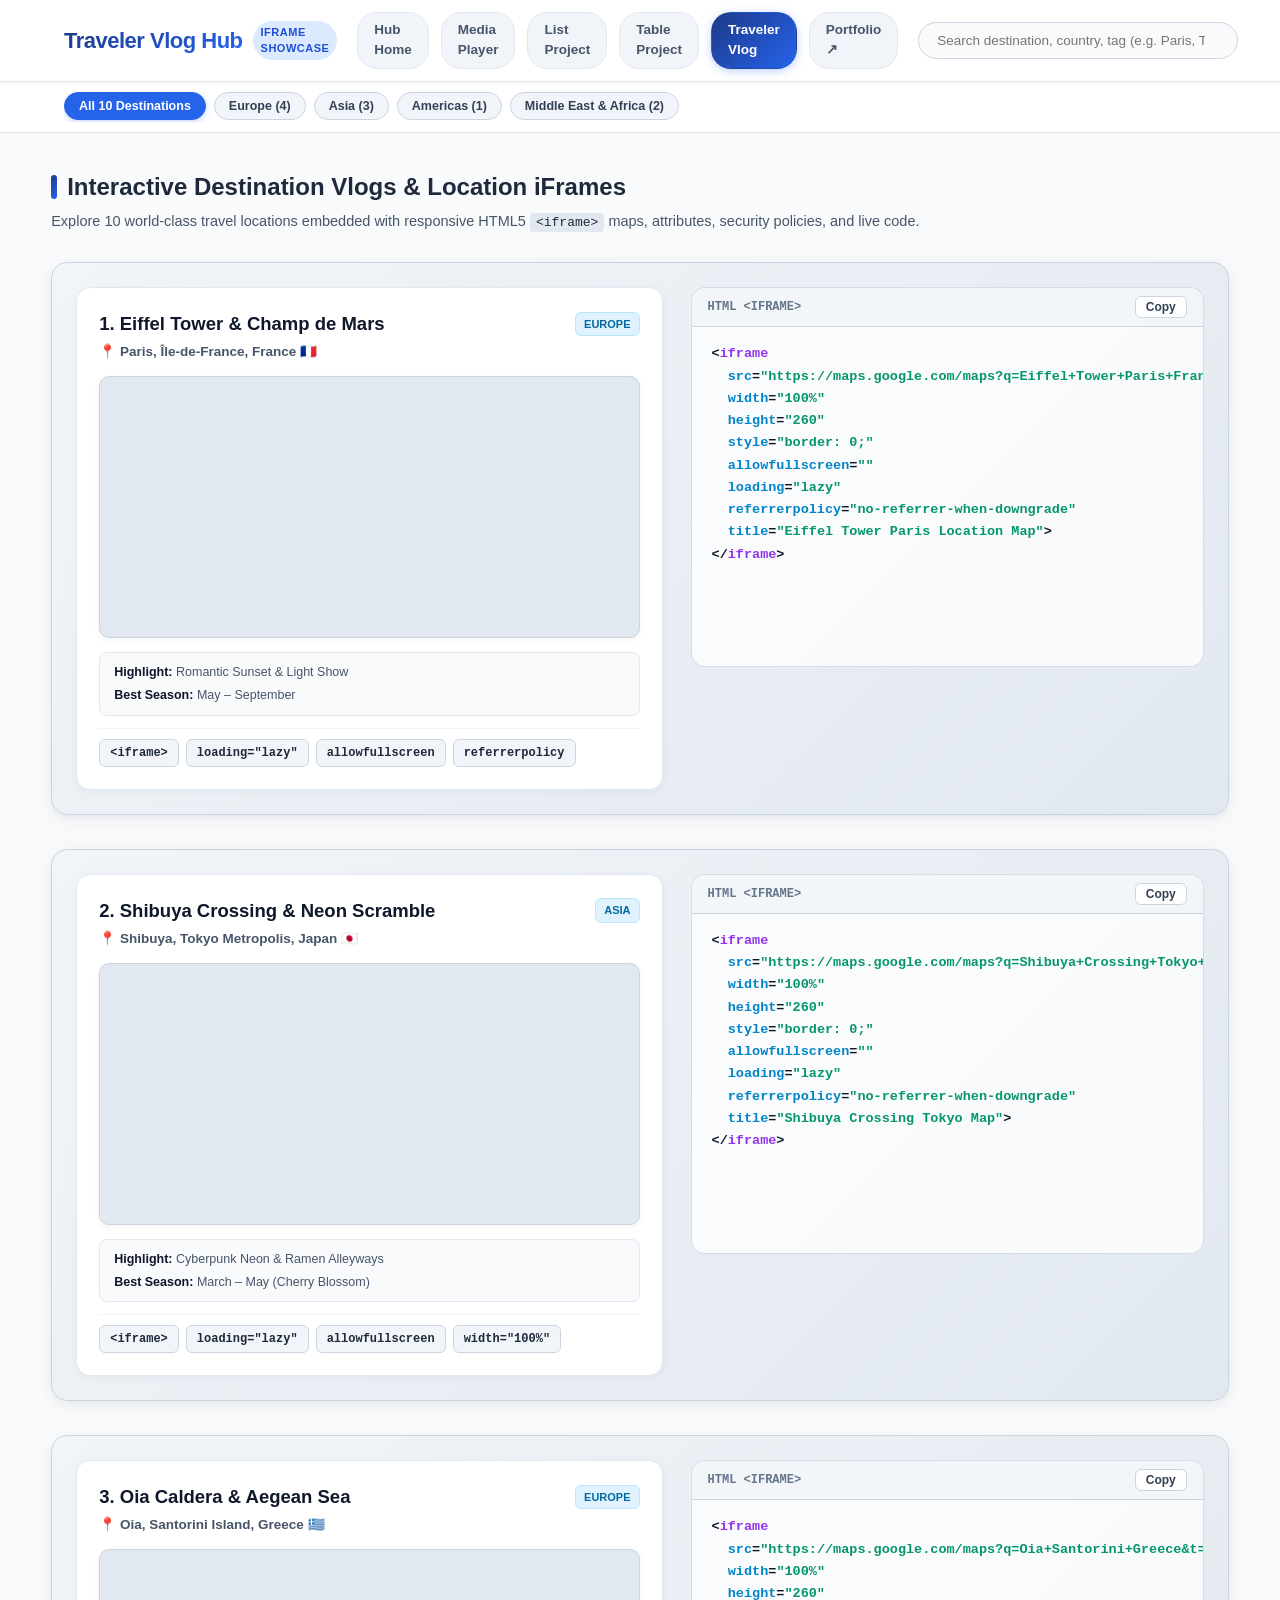
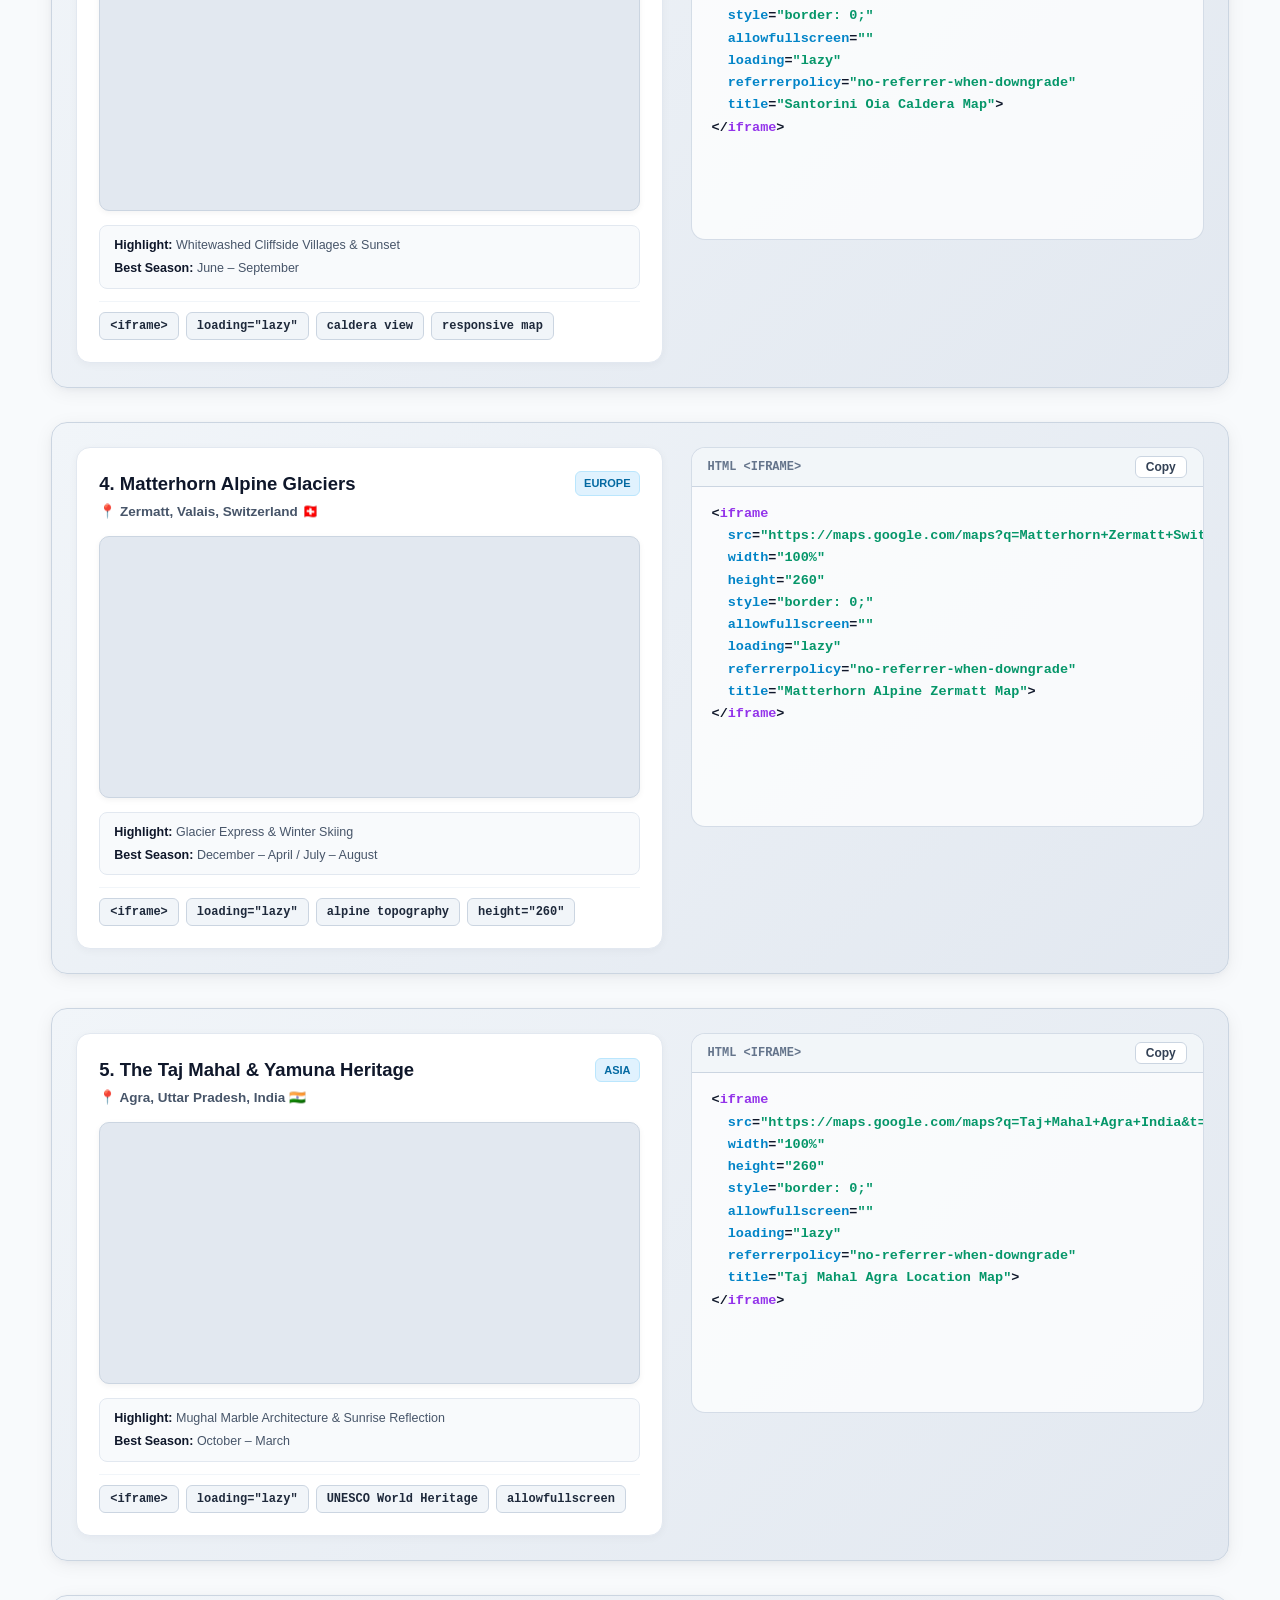
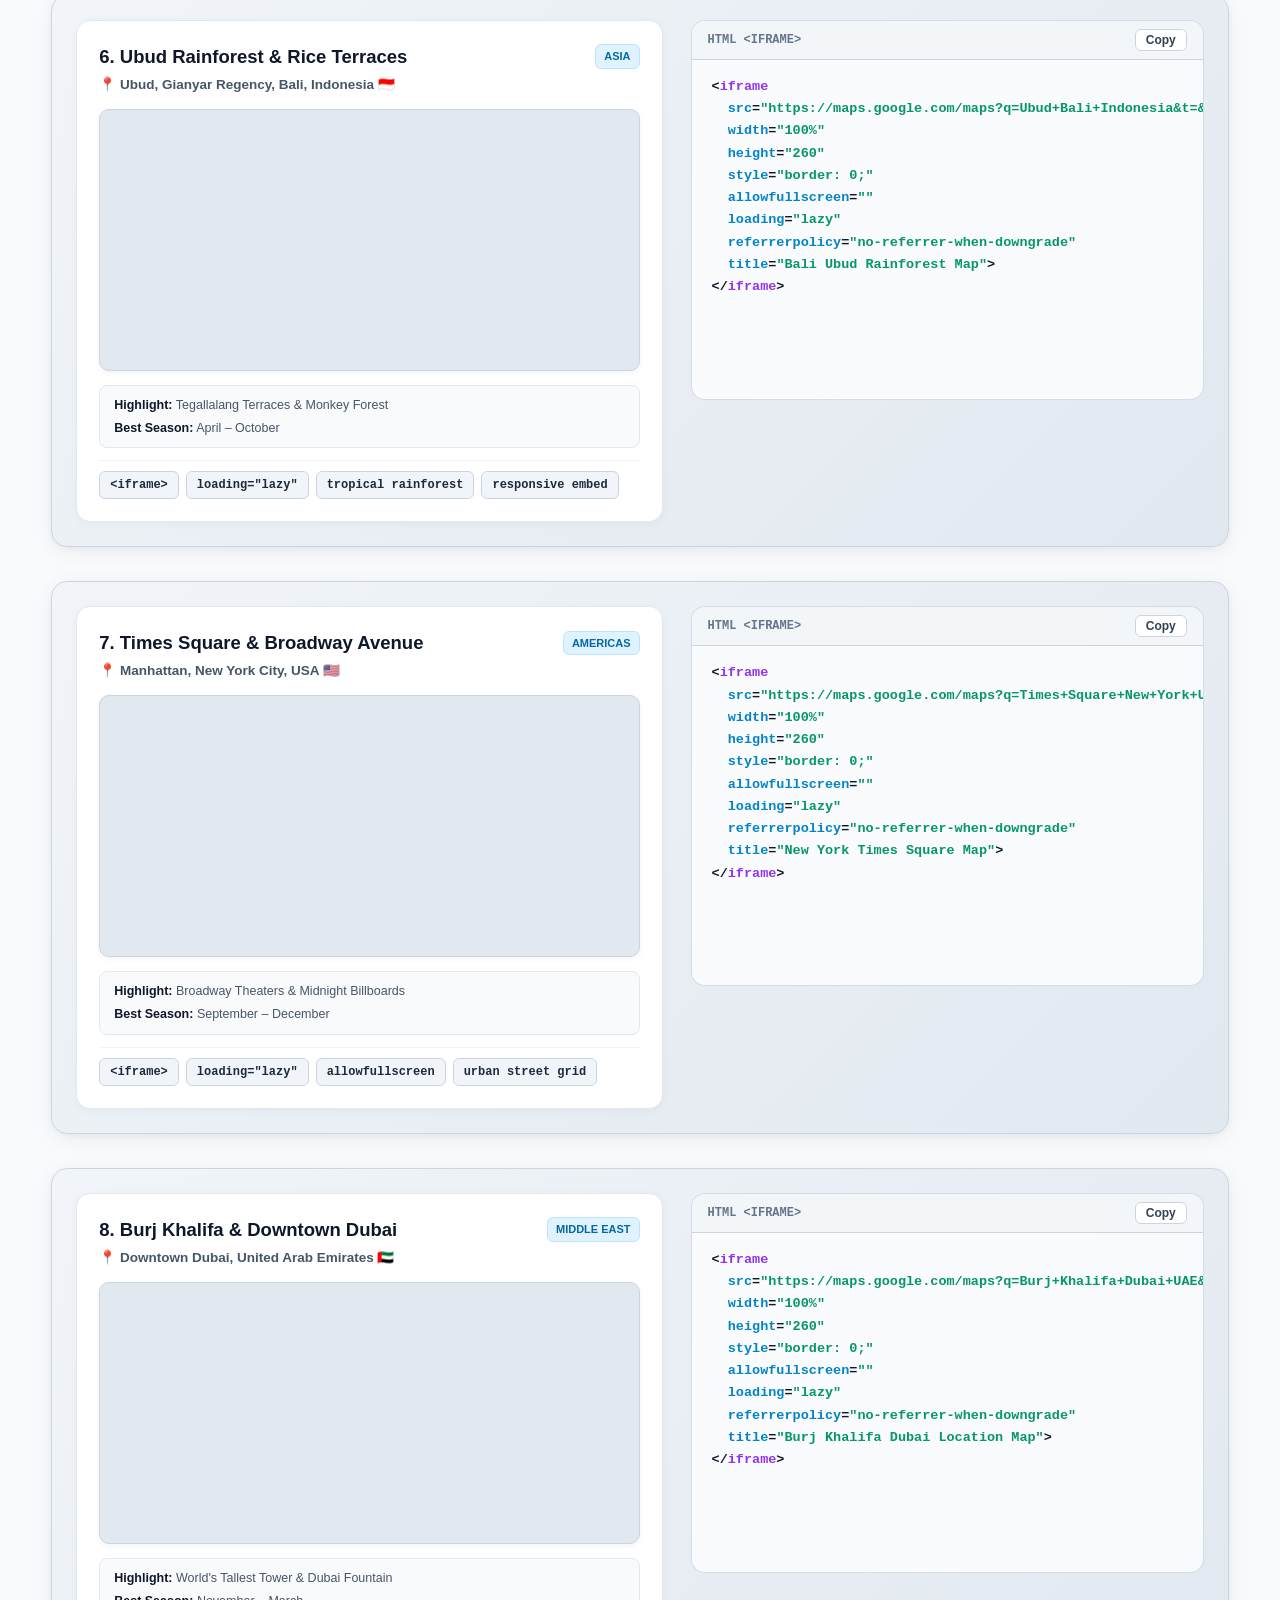
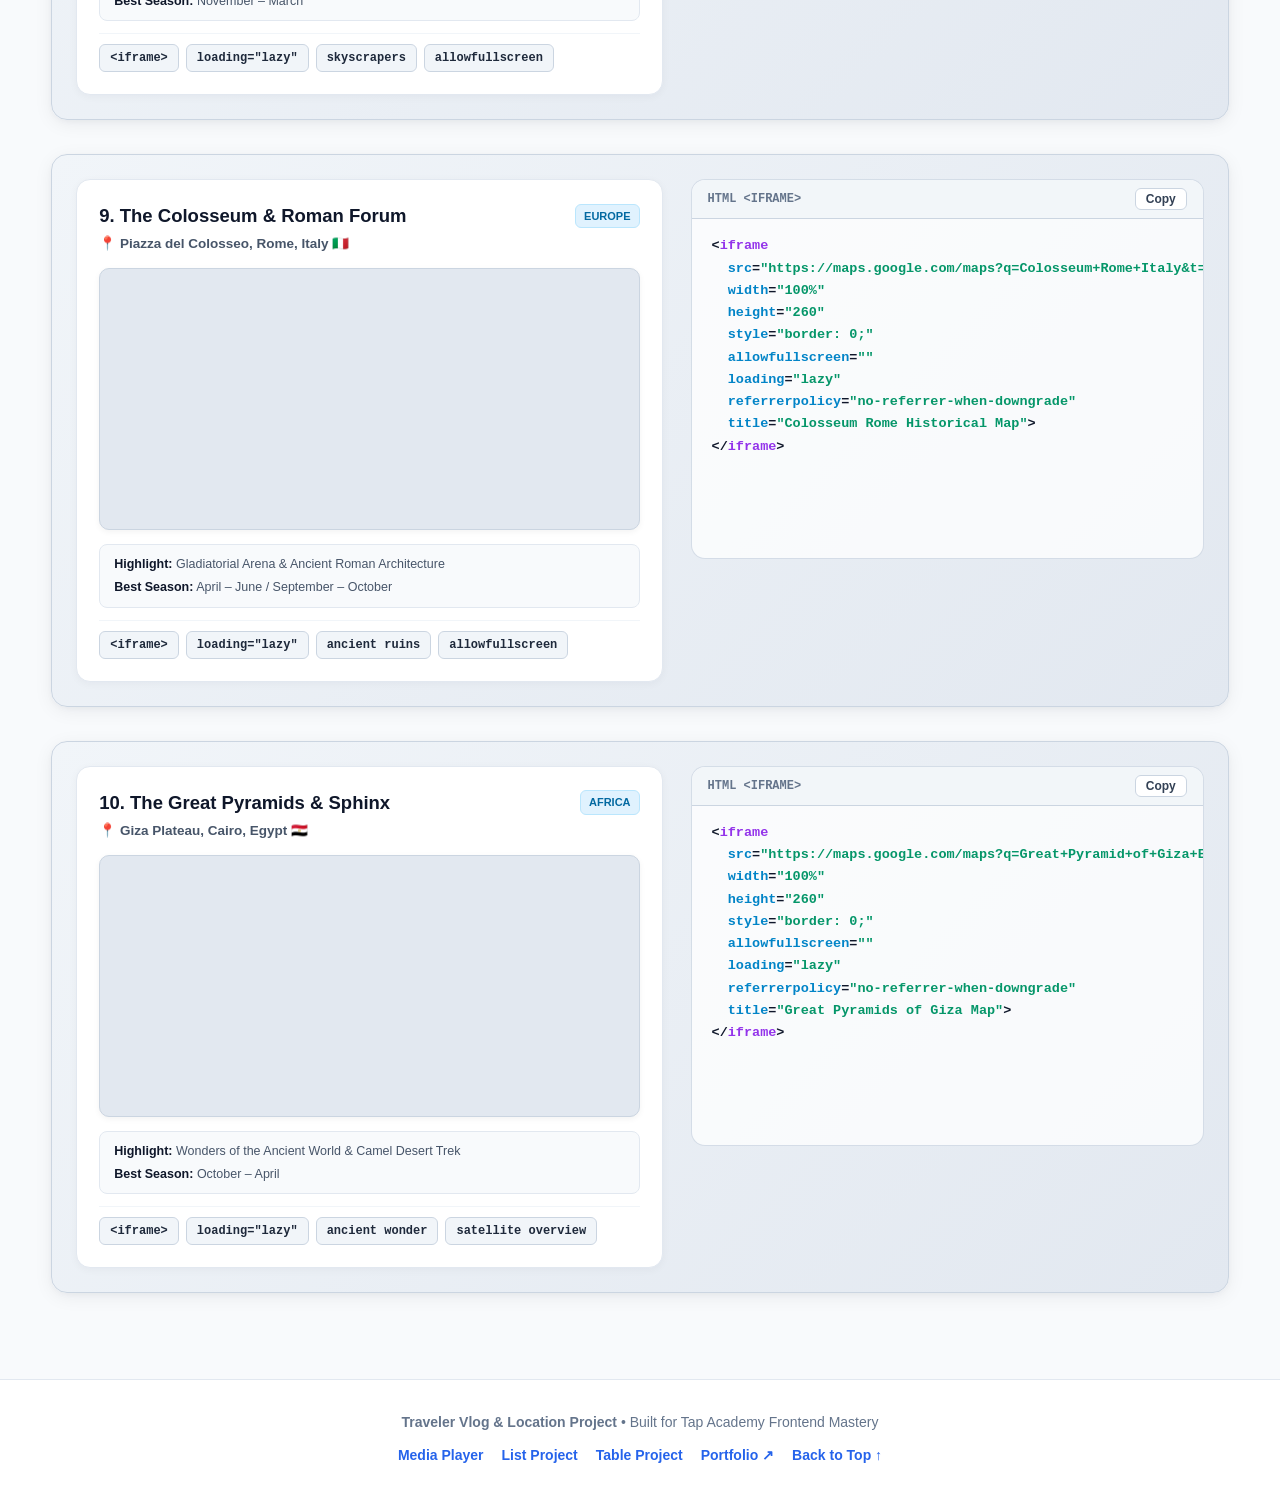
<file: Traveler_Vlog/index.html>
<!doctype html>
<html lang="en">

<head>
  <meta charset="UTF-8" />
  <meta name="viewport" content="width=device-width, initial-scale=1.0" />
  <title>Traveler Vlog & Location Showcase | 10 Destination iFrames</title>
  <link rel="stylesheet" href="style.css" />
</head>

<body>
  <!-- ===================================================
       HEADER & NAVIGATION BAR
  =================================================== -->
  <nav id="nav">
    <div class="nav-brand">
      <h2>Traveler Vlog Hub</h2>
      <span class="brand-badge">iFrame Showcase</span>
    </div>

    <ul class="project-nav" aria-label="Projects">
      <li><a href="../index.html">Hub Home</a></li>
      <li><a href="../Media/index.html">Media Player</a></li>
      <li><a href="../Lists/index.html">List Project</a></li>
      <li><a href="../Tables/index.html">Table Project</a></li>
      <li><a href="./index.html" aria-current="page">Traveler Vlog</a></li>
      <li><a href="https://tunkarapalliraghavendraportfolio.netlify.app/" target="_blank" rel="noopener noreferrer">Portfolio ↗</a></li>
    </ul>

    <div class="search-wrapper">
      <input type="search" id="searchInput" placeholder="Search destination, country, tag (e.g. Paris, Tokyo, iframe)..." />
    </div>
  </nav>

  <!-- ===================================================
       FILTER PILLS / CONTINENT NAV
  =================================================== -->
  <div class="filter-bar">
    <div class="filter-container">
      <button class="filter-btn active" data-filter="all">All 10 Destinations</button>
      <button class="filter-btn" data-filter="europe">Europe (4)</button>
      <button class="filter-btn" data-filter="asia">Asia (3)</button>
      <button class="filter-btn" data-filter="americas">Americas (1)</button>
      <button class="filter-btn" data-filter="middle-east-africa">Middle East &amp; Africa (2)</button>
    </div>
  </div>

  <!-- ===================================================
       MAIN CONTAINER
  =================================================== -->
  <div class="container">

    <div class="section-header">
      <h2>Interactive Destination Vlogs &amp; Location iFrames</h2>
      <p class="section-desc">Explore 10 world-class travel locations embedded with responsive HTML5 <code>&lt;iframe&gt;</code> maps, attributes, security policies, and live code.</p>
    </div>

    <div class="vlog-grid">

      <!-- =====================================
           VLOG 1: PARIS, FRANCE
      ====================================== -->
      <div class="vlog-card-layout" data-region="europe">
        <div class="vlog-card">
          <div class="vlog-header-info">
            <div class="card-title-row">
              <h3>1. Eiffel Tower &amp; Champ de Mars</h3>
              <span class="region-badge">Europe</span>
            </div>
            <p class="location-subtitle">📍 Paris, Île-de-France, France 🇫🇷</p>
          </div>

          <!-- Embedded Map iFrame -->
          <div class="iframe-wrapper">
            <iframe
              src="https://maps.google.com/maps?q=Eiffel+Tower+Paris+France&t=&z=14&ie=UTF8&iwloc=&output=embed"
              width="100%"
              height="260"
              style="border: 0;"
              allowfullscreen=""
              loading="lazy"
              referrerpolicy="no-referrer-when-downgrade"
              title="Eiffel Tower Paris Location Map">
            </iframe>
          </div>

          <div class="vlog-meta-info">
            <div class="meta-item"><strong>Highlight:</strong> Romantic Sunset &amp; Light Show</div>
            <div class="meta-item"><strong>Best Season:</strong> May – September</div>
          </div>

          <div class="vlog-features">
            <ul class="properties-list">
              <li>&lt;iframe&gt;</li>
              <li>loading="lazy"</li>
              <li>allowfullscreen</li>
              <li>referrerpolicy</li>
            </ul>
          </div>
        </div>

        <div class="code-box">
          <div class="code-box-header">
            <span class="code-lang">HTML &lt;iframe&gt;</span>
            <button class="copy-btn" title="Copy code">Copy</button>
          </div>
          <pre><code>&lt;<span class="html-tag">iframe</span>
  <span class="html-attr">src</span>=<span class="html-val">"https://maps.google.com/maps?q=Eiffel+Tower+Paris+France&amp;t=&amp;z=14&amp;ie=UTF8&amp;iwloc=&amp;output=embed"</span>
  <span class="html-attr">width</span>=<span class="html-val">"100%"</span>
  <span class="html-attr">height</span>=<span class="html-val">"260"</span>
  <span class="html-attr">style</span>=<span class="html-val">"border: 0;"</span>
  <span class="html-attr">allowfullscreen</span>=<span class="html-val">""</span>
  <span class="html-attr">loading</span>=<span class="html-val">"lazy"</span>
  <span class="html-attr">referrerpolicy</span>=<span class="html-val">"no-referrer-when-downgrade"</span>
  <span class="html-attr">title</span>=<span class="html-val">"Eiffel Tower Paris Location Map"</span>&gt;
&lt;/<span class="html-tag">iframe</span>&gt;</code></pre>
        </div>
      </div>

      <!-- =====================================
           VLOG 2: TOKYO, JAPAN
      ====================================== -->
      <div class="vlog-card-layout" data-region="asia">
        <div class="vlog-card">
          <div class="vlog-header-info">
            <div class="card-title-row">
              <h3>2. Shibuya Crossing &amp; Neon Scramble</h3>
              <span class="region-badge">Asia</span>
            </div>
            <p class="location-subtitle">📍 Shibuya, Tokyo Metropolis, Japan 🇯🇵</p>
          </div>

          <div class="iframe-wrapper">
            <iframe
              src="https://maps.google.com/maps?q=Shibuya+Crossing+Tokyo+Japan&t=&z=15&ie=UTF8&iwloc=&output=embed"
              width="100%"
              height="260"
              style="border: 0;"
              allowfullscreen=""
              loading="lazy"
              referrerpolicy="no-referrer-when-downgrade"
              title="Shibuya Crossing Tokyo Map">
            </iframe>
          </div>

          <div class="vlog-meta-info">
            <div class="meta-item"><strong>Highlight:</strong> Cyberpunk Neon &amp; Ramen Alleyways</div>
            <div class="meta-item"><strong>Best Season:</strong> March – May (Cherry Blossom)</div>
          </div>

          <div class="vlog-features">
            <ul class="properties-list">
              <li>&lt;iframe&gt;</li>
              <li>loading="lazy"</li>
              <li>allowfullscreen</li>
              <li>width="100%"</li>
            </ul>
          </div>
        </div>

        <div class="code-box">
          <div class="code-box-header">
            <span class="code-lang">HTML &lt;iframe&gt;</span>
            <button class="copy-btn" title="Copy code">Copy</button>
          </div>
          <pre><code>&lt;<span class="html-tag">iframe</span>
  <span class="html-attr">src</span>=<span class="html-val">"https://maps.google.com/maps?q=Shibuya+Crossing+Tokyo+Japan&amp;t=&amp;z=15&amp;ie=UTF8&amp;iwloc=&amp;output=embed"</span>
  <span class="html-attr">width</span>=<span class="html-val">"100%"</span>
  <span class="html-attr">height</span>=<span class="html-val">"260"</span>
  <span class="html-attr">style</span>=<span class="html-val">"border: 0;"</span>
  <span class="html-attr">allowfullscreen</span>=<span class="html-val">""</span>
  <span class="html-attr">loading</span>=<span class="html-val">"lazy"</span>
  <span class="html-attr">referrerpolicy</span>=<span class="html-val">"no-referrer-when-downgrade"</span>
  <span class="html-attr">title</span>=<span class="html-val">"Shibuya Crossing Tokyo Map"</span>&gt;
&lt;/<span class="html-tag">iframe</span>&gt;</code></pre>
        </div>
      </div>

      <!-- =====================================
           VLOG 3: SANTORINI, GREECE
      ====================================== -->
      <div class="vlog-card-layout" data-region="europe">
        <div class="vlog-card">
          <div class="vlog-header-info">
            <div class="card-title-row">
              <h3>3. Oia Caldera &amp; Aegean Sea</h3>
              <span class="region-badge">Europe</span>
            </div>
            <p class="location-subtitle">📍 Oia, Santorini Island, Greece 🇬🇷</p>
          </div>

          <div class="iframe-wrapper">
            <iframe
              src="https://maps.google.com/maps?q=Oia+Santorini+Greece&t=&z=14&ie=UTF8&iwloc=&output=embed"
              width="100%"
              height="260"
              style="border: 0;"
              allowfullscreen=""
              loading="lazy"
              referrerpolicy="no-referrer-when-downgrade"
              title="Santorini Oia Caldera Map">
            </iframe>
          </div>

          <div class="vlog-meta-info">
            <div class="meta-item"><strong>Highlight:</strong> Whitewashed Cliffside Villages &amp; Sunset</div>
            <div class="meta-item"><strong>Best Season:</strong> June – September</div>
          </div>

          <div class="vlog-features">
            <ul class="properties-list">
              <li>&lt;iframe&gt;</li>
              <li>loading="lazy"</li>
              <li>caldera view</li>
              <li>responsive map</li>
            </ul>
          </div>
        </div>

        <div class="code-box">
          <div class="code-box-header">
            <span class="code-lang">HTML &lt;iframe&gt;</span>
            <button class="copy-btn" title="Copy code">Copy</button>
          </div>
          <pre><code>&lt;<span class="html-tag">iframe</span>
  <span class="html-attr">src</span>=<span class="html-val">"https://maps.google.com/maps?q=Oia+Santorini+Greece&amp;t=&amp;z=14&amp;ie=UTF8&amp;iwloc=&amp;output=embed"</span>
  <span class="html-attr">width</span>=<span class="html-val">"100%"</span>
  <span class="html-attr">height</span>=<span class="html-val">"260"</span>
  <span class="html-attr">style</span>=<span class="html-val">"border: 0;"</span>
  <span class="html-attr">allowfullscreen</span>=<span class="html-val">""</span>
  <span class="html-attr">loading</span>=<span class="html-val">"lazy"</span>
  <span class="html-attr">referrerpolicy</span>=<span class="html-val">"no-referrer-when-downgrade"</span>
  <span class="html-attr">title</span>=<span class="html-val">"Santorini Oia Caldera Map"</span>&gt;
&lt;/<span class="html-tag">iframe</span>&gt;</code></pre>
        </div>
      </div>

      <!-- =====================================
           VLOG 4: SWISS ALPS (MATTERHORN)
      ====================================== -->
      <div class="vlog-card-layout" data-region="europe">
        <div class="vlog-card">
          <div class="vlog-header-info">
            <div class="card-title-row">
              <h3>4. Matterhorn Alpine Glaciers</h3>
              <span class="region-badge">Europe</span>
            </div>
            <p class="location-subtitle">📍 Zermatt, Valais, Switzerland 🇨🇭</p>
          </div>

          <div class="iframe-wrapper">
            <iframe
              src="https://maps.google.com/maps?q=Matterhorn+Zermatt+Switzerland&t=&z=13&ie=UTF8&iwloc=&output=embed"
              width="100%"
              height="260"
              style="border: 0;"
              allowfullscreen=""
              loading="lazy"
              referrerpolicy="no-referrer-when-downgrade"
              title="Matterhorn Alpine Zermatt Map">
            </iframe>
          </div>

          <div class="vlog-meta-info">
            <div class="meta-item"><strong>Highlight:</strong> Glacier Express &amp; Winter Skiing</div>
            <div class="meta-item"><strong>Best Season:</strong> December – April / July – August</div>
          </div>

          <div class="vlog-features">
            <ul class="properties-list">
              <li>&lt;iframe&gt;</li>
              <li>loading="lazy"</li>
              <li>alpine topography</li>
              <li>height="260"</li>
            </ul>
          </div>
        </div>

        <div class="code-box">
          <div class="code-box-header">
            <span class="code-lang">HTML &lt;iframe&gt;</span>
            <button class="copy-btn" title="Copy code">Copy</button>
          </div>
          <pre><code>&lt;<span class="html-tag">iframe</span>
  <span class="html-attr">src</span>=<span class="html-val">"https://maps.google.com/maps?q=Matterhorn+Zermatt+Switzerland&amp;t=&amp;z=13&amp;ie=UTF8&amp;iwloc=&amp;output=embed"</span>
  <span class="html-attr">width</span>=<span class="html-val">"100%"</span>
  <span class="html-attr">height</span>=<span class="html-val">"260"</span>
  <span class="html-attr">style</span>=<span class="html-val">"border: 0;"</span>
  <span class="html-attr">allowfullscreen</span>=<span class="html-val">""</span>
  <span class="html-attr">loading</span>=<span class="html-val">"lazy"</span>
  <span class="html-attr">referrerpolicy</span>=<span class="html-val">"no-referrer-when-downgrade"</span>
  <span class="html-attr">title</span>=<span class="html-val">"Matterhorn Alpine Zermatt Map"</span>&gt;
&lt;/<span class="html-tag">iframe</span>&gt;</code></pre>
        </div>
      </div>

      <!-- =====================================
           VLOG 5: AGRA, INDIA (TAJ MAHAL)
      ====================================== -->
      <div class="vlog-card-layout" data-region="asia">
        <div class="vlog-card">
          <div class="vlog-header-info">
            <div class="card-title-row">
              <h3>5. The Taj Mahal &amp; Yamuna Heritage</h3>
              <span class="region-badge">Asia</span>
            </div>
            <p class="location-subtitle">📍 Agra, Uttar Pradesh, India 🇮🇳</p>
          </div>

          <div class="iframe-wrapper">
            <iframe
              src="https://maps.google.com/maps?q=Taj+Mahal+Agra+India&t=&z=15&ie=UTF8&iwloc=&output=embed"
              width="100%"
              height="260"
              style="border: 0;"
              allowfullscreen=""
              loading="lazy"
              referrerpolicy="no-referrer-when-downgrade"
              title="Taj Mahal Agra Location Map">
            </iframe>
          </div>

          <div class="vlog-meta-info">
            <div class="meta-item"><strong>Highlight:</strong> Mughal Marble Architecture &amp; Sunrise Reflection</div>
            <div class="meta-item"><strong>Best Season:</strong> October – March</div>
          </div>

          <div class="vlog-features">
            <ul class="properties-list">
              <li>&lt;iframe&gt;</li>
              <li>loading="lazy"</li>
              <li>UNESCO World Heritage</li>
              <li>allowfullscreen</li>
            </ul>
          </div>
        </div>

        <div class="code-box">
          <div class="code-box-header">
            <span class="code-lang">HTML &lt;iframe&gt;</span>
            <button class="copy-btn" title="Copy code">Copy</button>
          </div>
          <pre><code>&lt;<span class="html-tag">iframe</span>
  <span class="html-attr">src</span>=<span class="html-val">"https://maps.google.com/maps?q=Taj+Mahal+Agra+India&amp;t=&amp;z=15&amp;ie=UTF8&amp;iwloc=&amp;output=embed"</span>
  <span class="html-attr">width</span>=<span class="html-val">"100%"</span>
  <span class="html-attr">height</span>=<span class="html-val">"260"</span>
  <span class="html-attr">style</span>=<span class="html-val">"border: 0;"</span>
  <span class="html-attr">allowfullscreen</span>=<span class="html-val">""</span>
  <span class="html-attr">loading</span>=<span class="html-val">"lazy"</span>
  <span class="html-attr">referrerpolicy</span>=<span class="html-val">"no-referrer-when-downgrade"</span>
  <span class="html-attr">title</span>=<span class="html-val">"Taj Mahal Agra Location Map"</span>&gt;
&lt;/<span class="html-tag">iframe</span>&gt;</code></pre>
        </div>
      </div>

      <!-- =====================================
           VLOG 6: BALI, INDONESIA (UBUD)
      ====================================== -->
      <div class="vlog-card-layout" data-region="asia">
        <div class="vlog-card">
          <div class="vlog-header-info">
            <div class="card-title-row">
              <h3>6. Ubud Rainforest &amp; Rice Terraces</h3>
              <span class="region-badge">Asia</span>
            </div>
            <p class="location-subtitle">📍 Ubud, Gianyar Regency, Bali, Indonesia 🇮🇩</p>
          </div>

          <div class="iframe-wrapper">
            <iframe
              src="https://maps.google.com/maps?q=Ubud+Bali+Indonesia&t=&z=13&ie=UTF8&iwloc=&output=embed"
              width="100%"
              height="260"
              style="border: 0;"
              allowfullscreen=""
              loading="lazy"
              referrerpolicy="no-referrer-when-downgrade"
              title="Bali Ubud Rainforest Map">
            </iframe>
          </div>

          <div class="vlog-meta-info">
            <div class="meta-item"><strong>Highlight:</strong> Tegallalang Terraces &amp; Monkey Forest</div>
            <div class="meta-item"><strong>Best Season:</strong> April – October</div>
          </div>

          <div class="vlog-features">
            <ul class="properties-list">
              <li>&lt;iframe&gt;</li>
              <li>loading="lazy"</li>
              <li>tropical rainforest</li>
              <li>responsive embed</li>
            </ul>
          </div>
        </div>

        <div class="code-box">
          <div class="code-box-header">
            <span class="code-lang">HTML &lt;iframe&gt;</span>
            <button class="copy-btn" title="Copy code">Copy</button>
          </div>
          <pre><code>&lt;<span class="html-tag">iframe</span>
  <span class="html-attr">src</span>=<span class="html-val">"https://maps.google.com/maps?q=Ubud+Bali+Indonesia&amp;t=&amp;z=13&amp;ie=UTF8&amp;iwloc=&amp;output=embed"</span>
  <span class="html-attr">width</span>=<span class="html-val">"100%"</span>
  <span class="html-attr">height</span>=<span class="html-val">"260"</span>
  <span class="html-attr">style</span>=<span class="html-val">"border: 0;"</span>
  <span class="html-attr">allowfullscreen</span>=<span class="html-val">""</span>
  <span class="html-attr">loading</span>=<span class="html-val">"lazy"</span>
  <span class="html-attr">referrerpolicy</span>=<span class="html-val">"no-referrer-when-downgrade"</span>
  <span class="html-attr">title</span>=<span class="html-val">"Bali Ubud Rainforest Map"</span>&gt;
&lt;/<span class="html-tag">iframe</span>&gt;</code></pre>
        </div>
      </div>

      <!-- =====================================
           VLOG 7: NEW YORK CITY, USA
      ====================================== -->
      <div class="vlog-card-layout" data-region="americas">
        <div class="vlog-card">
          <div class="vlog-header-info">
            <div class="card-title-row">
              <h3>7. Times Square &amp; Broadway Avenue</h3>
              <span class="region-badge">Americas</span>
            </div>
            <p class="location-subtitle">📍 Manhattan, New York City, USA 🇺🇸</p>
          </div>

          <div class="iframe-wrapper">
            <iframe
              src="https://maps.google.com/maps?q=Times+Square+New+York+USA&t=&z=15&ie=UTF8&iwloc=&output=embed"
              width="100%"
              height="260"
              style="border: 0;"
              allowfullscreen=""
              loading="lazy"
              referrerpolicy="no-referrer-when-downgrade"
              title="New York Times Square Map">
            </iframe>
          </div>

          <div class="vlog-meta-info">
            <div class="meta-item"><strong>Highlight:</strong> Broadway Theaters &amp; Midnight Billboards</div>
            <div class="meta-item"><strong>Best Season:</strong> September – December</div>
          </div>

          <div class="vlog-features">
            <ul class="properties-list">
              <li>&lt;iframe&gt;</li>
              <li>loading="lazy"</li>
              <li>allowfullscreen</li>
              <li>urban street grid</li>
            </ul>
          </div>
        </div>

        <div class="code-box">
          <div class="code-box-header">
            <span class="code-lang">HTML &lt;iframe&gt;</span>
            <button class="copy-btn" title="Copy code">Copy</button>
          </div>
          <pre><code>&lt;<span class="html-tag">iframe</span>
  <span class="html-attr">src</span>=<span class="html-val">"https://maps.google.com/maps?q=Times+Square+New+York+USA&amp;t=&amp;z=15&amp;ie=UTF8&amp;iwloc=&amp;output=embed"</span>
  <span class="html-attr">width</span>=<span class="html-val">"100%"</span>
  <span class="html-attr">height</span>=<span class="html-val">"260"</span>
  <span class="html-attr">style</span>=<span class="html-val">"border: 0;"</span>
  <span class="html-attr">allowfullscreen</span>=<span class="html-val">""</span>
  <span class="html-attr">loading</span>=<span class="html-val">"lazy"</span>
  <span class="html-attr">referrerpolicy</span>=<span class="html-val">"no-referrer-when-downgrade"</span>
  <span class="html-attr">title</span>=<span class="html-val">"New York Times Square Map"</span>&gt;
&lt;/<span class="html-tag">iframe</span>&gt;</code></pre>
        </div>
      </div>

      <!-- =====================================
           VLOG 8: DUBAI, UAE (BURJ KHALIFA)
      ====================================== -->
      <div class="vlog-card-layout" data-region="middle-east-africa">
        <div class="vlog-card">
          <div class="vlog-header-info">
            <div class="card-title-row">
              <h3>8. Burj Khalifa &amp; Downtown Dubai</h3>
              <span class="region-badge">Middle East</span>
            </div>
            <p class="location-subtitle">📍 Downtown Dubai, United Arab Emirates 🇦🇪</p>
          </div>

          <div class="iframe-wrapper">
            <iframe
              src="https://maps.google.com/maps?q=Burj+Khalifa+Dubai+UAE&t=&z=15&ie=UTF8&iwloc=&output=embed"
              width="100%"
              height="260"
              style="border: 0;"
              allowfullscreen=""
              loading="lazy"
              referrerpolicy="no-referrer-when-downgrade"
              title="Burj Khalifa Dubai Location Map">
            </iframe>
          </div>

          <div class="vlog-meta-info">
            <div class="meta-item"><strong>Highlight:</strong> World's Tallest Tower &amp; Dubai Fountain</div>
            <div class="meta-item"><strong>Best Season:</strong> November – March</div>
          </div>

          <div class="vlog-features">
            <ul class="properties-list">
              <li>&lt;iframe&gt;</li>
              <li>loading="lazy"</li>
              <li>skyscrapers</li>
              <li>allowfullscreen</li>
            </ul>
          </div>
        </div>

        <div class="code-box">
          <div class="code-box-header">
            <span class="code-lang">HTML &lt;iframe&gt;</span>
            <button class="copy-btn" title="Copy code">Copy</button>
          </div>
          <pre><code>&lt;<span class="html-tag">iframe</span>
  <span class="html-attr">src</span>=<span class="html-val">"https://maps.google.com/maps?q=Burj+Khalifa+Dubai+UAE&amp;t=&amp;z=15&amp;ie=UTF8&amp;iwloc=&amp;output=embed"</span>
  <span class="html-attr">width</span>=<span class="html-val">"100%"</span>
  <span class="html-attr">height</span>=<span class="html-val">"260"</span>
  <span class="html-attr">style</span>=<span class="html-val">"border: 0;"</span>
  <span class="html-attr">allowfullscreen</span>=<span class="html-val">""</span>
  <span class="html-attr">loading</span>=<span class="html-val">"lazy"</span>
  <span class="html-attr">referrerpolicy</span>=<span class="html-val">"no-referrer-when-downgrade"</span>
  <span class="html-attr">title</span>=<span class="html-val">"Burj Khalifa Dubai Location Map"</span>&gt;
&lt;/<span class="html-tag">iframe</span>&gt;</code></pre>
        </div>
      </div>

      <!-- =====================================
           VLOG 9: ROME, ITALY (COLOSSEUM)
      ====================================== -->
      <div class="vlog-card-layout" data-region="europe">
        <div class="vlog-card">
          <div class="vlog-header-info">
            <div class="card-title-row">
              <h3>9. The Colosseum &amp; Roman Forum</h3>
              <span class="region-badge">Europe</span>
            </div>
            <p class="location-subtitle">📍 Piazza del Colosseo, Rome, Italy 🇮🇹</p>
          </div>

          <div class="iframe-wrapper">
            <iframe
              src="https://maps.google.com/maps?q=Colosseum+Rome+Italy&t=&z=15&ie=UTF8&iwloc=&output=embed"
              width="100%"
              height="260"
              style="border: 0;"
              allowfullscreen=""
              loading="lazy"
              referrerpolicy="no-referrer-when-downgrade"
              title="Colosseum Rome Historical Map">
            </iframe>
          </div>

          <div class="vlog-meta-info">
            <div class="meta-item"><strong>Highlight:</strong> Gladiatorial Arena &amp; Ancient Roman Architecture</div>
            <div class="meta-item"><strong>Best Season:</strong> April – June / September – October</div>
          </div>

          <div class="vlog-features">
            <ul class="properties-list">
              <li>&lt;iframe&gt;</li>
              <li>loading="lazy"</li>
              <li>ancient ruins</li>
              <li>allowfullscreen</li>
            </ul>
          </div>
        </div>

        <div class="code-box">
          <div class="code-box-header">
            <span class="code-lang">HTML &lt;iframe&gt;</span>
            <button class="copy-btn" title="Copy code">Copy</button>
          </div>
          <pre><code>&lt;<span class="html-tag">iframe</span>
  <span class="html-attr">src</span>=<span class="html-val">"https://maps.google.com/maps?q=Colosseum+Rome+Italy&amp;t=&amp;z=15&amp;ie=UTF8&amp;iwloc=&amp;output=embed"</span>
  <span class="html-attr">width</span>=<span class="html-val">"100%"</span>
  <span class="html-attr">height</span>=<span class="html-val">"260"</span>
  <span class="html-attr">style</span>=<span class="html-val">"border: 0;"</span>
  <span class="html-attr">allowfullscreen</span>=<span class="html-val">""</span>
  <span class="html-attr">loading</span>=<span class="html-val">"lazy"</span>
  <span class="html-attr">referrerpolicy</span>=<span class="html-val">"no-referrer-when-downgrade"</span>
  <span class="html-attr">title</span>=<span class="html-val">"Colosseum Rome Historical Map"</span>&gt;
&lt;/<span class="html-tag">iframe</span>&gt;</code></pre>
        </div>
      </div>

      <!-- =====================================
           VLOG 10: GIZA, EGYPT (PYRAMIDS)
      ====================================== -->
      <div class="vlog-card-layout" data-region="middle-east-africa">
        <div class="vlog-card">
          <div class="vlog-header-info">
            <div class="card-title-row">
              <h3>10. The Great Pyramids &amp; Sphinx</h3>
              <span class="region-badge">Africa</span>
            </div>
            <p class="location-subtitle">📍 Giza Plateau, Cairo, Egypt 🇪🇬</p>
          </div>

          <div class="iframe-wrapper">
            <iframe
              src="https://maps.google.com/maps?q=Great+Pyramid+of+Giza+Egypt&t=&z=14&ie=UTF8&iwloc=&output=embed"
              width="100%"
              height="260"
              style="border: 0;"
              allowfullscreen=""
              loading="lazy"
              referrerpolicy="no-referrer-when-downgrade"
              title="Great Pyramids of Giza Map">
            </iframe>
          </div>

          <div class="vlog-meta-info">
            <div class="meta-item"><strong>Highlight:</strong> Wonders of the Ancient World &amp; Camel Desert Trek</div>
            <div class="meta-item"><strong>Best Season:</strong> October – April</div>
          </div>

          <div class="vlog-features">
            <ul class="properties-list">
              <li>&lt;iframe&gt;</li>
              <li>loading="lazy"</li>
              <li>ancient wonder</li>
              <li>satellite overview</li>
            </ul>
          </div>
        </div>

        <div class="code-box">
          <div class="code-box-header">
            <span class="code-lang">HTML &lt;iframe&gt;</span>
            <button class="copy-btn" title="Copy code">Copy</button>
          </div>
          <pre><code>&lt;<span class="html-tag">iframe</span>
  <span class="html-attr">src</span>=<span class="html-val">"https://maps.google.com/maps?q=Great+Pyramid+of+Giza+Egypt&amp;t=&amp;z=14&amp;ie=UTF8&amp;iwloc=&amp;output=embed"</span>
  <span class="html-attr">width</span>=<span class="html-val">"100%"</span>
  <span class="html-attr">height</span>=<span class="html-val">"260"</span>
  <span class="html-attr">style</span>=<span class="html-val">"border: 0;"</span>
  <span class="html-attr">allowfullscreen</span>=<span class="html-val">""</span>
  <span class="html-attr">loading</span>=<span class="html-val">"lazy"</span>
  <span class="html-attr">referrerpolicy</span>=<span class="html-val">"no-referrer-when-downgrade"</span>
  <span class="html-attr">title</span>=<span class="html-val">"Great Pyramids of Giza Map"</span>&gt;
&lt;/<span class="html-tag">iframe</span>&gt;</code></pre>
        </div>
      </div>

    </div>
  </div>

  <!-- ===================================================
       FOOTER
  =================================================== -->
  <footer class="site-footer">
    <div class="footer-content">
      <p><strong>Traveler Vlog &amp; Location Project</strong> • Built for Tap Academy Frontend Mastery</p>
      <div class="footer-links">
        <a href="../Media/index.html">Media Player</a>
        <a href="../Lists/index.html">List Project</a>
        <a href="../Tables/index.html">Table Project</a>
        <a href="https://tunkarapalliraghavendraportfolio.netlify.app/" target="_blank" rel="noopener noreferrer">Portfolio ↗</a>
        <a href="#nav">Back to Top ↑</a>
      </div>
    </div>
  </footer>

  <!-- ===================================================
       CLIENT-SIDE JAVASCRIPT
  =================================================== -->
  <script>
    // 1. Copy to Clipboard Functionality
    document.querySelectorAll('.copy-btn').forEach(button => {
      button.addEventListener('click', () => {
        const codeBox = button.closest('.code-box');
        const codeElement = codeBox.querySelector('pre code');
        const textToCopy = codeElement.innerText;

        navigator.clipboard.writeText(textToCopy).then(() => {
          const originalText = button.textContent;
          button.textContent = 'Copied! ✓';
          button.classList.add('copied');
          setTimeout(() => {
            button.textContent = originalText;
            button.classList.remove('copied');
          }, 2000);
        }).catch(err => {
          console.error('Failed to copy code: ', err);
        });
      });
    });

    // 2. Real-Time Search Functionality
    const searchInput = document.getElementById('searchInput');
    const vlogCards = document.querySelectorAll('.vlog-card-layout');
    const container = document.querySelector('.vlog-grid');

    searchInput.addEventListener('input', function () {
      const query = this.value.trim().toLowerCase();
      let visibleCount = 0;

      vlogCards.forEach(card => {
        const text = card.innerText.toLowerCase();
        if (query === '' || text.includes(query)) {
          card.style.display = '';
          visibleCount++;
        } else {
          card.style.display = 'none';
        }
      });

      let emptyNotice = document.querySelector('.no-results');
      if (visibleCount === 0) {
        if (!emptyNotice) {
          emptyNotice = document.createElement('p');
          emptyNotice.className = 'no-results';
          emptyNotice.textContent = 'No matching destinations or iFrames found.';
          container.appendChild(emptyNotice);
        }
        emptyNotice.style.display = 'block';
      } else if (emptyNotice) {
        emptyNotice.style.display = 'none';
      }
    });

    // 3. Continent / Region Filter Buttons
    const filterButtons = document.querySelectorAll('.filter-btn');

    filterButtons.forEach(btn => {
      btn.addEventListener('click', () => {
        filterButtons.forEach(b => b.classList.remove('active'));
        btn.classList.add('active');

        const filter = btn.getAttribute('data-filter');

        vlogCards.forEach(card => {
          const region = card.getAttribute('data-region');
          if (filter === 'all' || region === filter) {
            card.style.display = '';
          } else {
            card.style.display = 'none';
          }
        });
      });
    });
  </script>
</body>

</html>
</file>
<file: style.css>
/* ===================================================
   ROOT PORTAL THEME & DESIGN SYSTEM
=================================================== */

:root {
    --bg-main: #f8fafc;
    --bg-surface: #ffffff;
    --card-border: #e2e8f0;
    --text-primary: #0f172a;
    --text-secondary: #475569;
    --accent-primary: #2563eb;
    --accent-gradient: linear-gradient(135deg, #1e3a8a 0%, #2563eb 100%);
    --shadow-sm: 0 1px 3px rgba(15, 23, 42, 0.06);
    --shadow-md: 0 4px 20px -2px rgba(15, 23, 42, 0.08), 0 2px 6px -1px rgba(15, 23, 42, 0.04);
    --shadow-lg: 0 12px 32px -4px rgba(15, 23, 42, 0.12);
}

* {
    box-sizing: border-box;
}

body {
    margin: 0;
    padding: 0;
    font-family: -apple-system, BlinkMacSystemFont, "Segoe UI", Roboto, "Inter", Helvetica, Arial, sans-serif;
    background-color: var(--bg-main);
    color: var(--text-primary);
    overflow-x: hidden;
    line-height: 1.5;
}

/* ===================================================
   NAVIGATION & BRANDING
=================================================== */

#nav {
    min-height: 72px;
    display: flex;
    align-items: center;
    justify-content: space-between;
    gap: 20px;
    padding: 12px 5%;
    background-color: rgba(255, 255, 255, 0.92);
    backdrop-filter: blur(12px);
    border-bottom: 1px solid #e2e8f0;
    position: sticky;
    top: 0;
    z-index: 1000;
    box-shadow: var(--shadow-sm);
}

.nav-brand {
    display: flex;
    align-items: center;
    gap: 10px;
}

#nav h2 {
    margin: 0;
    font-size: 22px;
    font-weight: 800;
    letter-spacing: -0.5px;
    background: var(--accent-gradient);
    -webkit-background-clip: text;
    -webkit-text-fill-color: transparent;
    white-space: nowrap;
}

.brand-badge {
    background: #dbeafe;
    color: #1d4ed8;
    font-size: 11px;
    font-weight: 700;
    padding: 3px 8px;
    border-radius: 20px;
    letter-spacing: 0.5px;
    text-transform: uppercase;
}

.project-nav {
    margin: 0;
    padding: 0;
    list-style: none;
    display: flex;
    align-items: center;
    gap: 10px;
}

.project-nav li a {
    display: inline-block;
    padding: 7px 15px;
    border-radius: 20px;
    font-size: 13.5px;
    font-weight: 600;
    text-decoration: none;
    color: #475569;
    background-color: #f1f5f9;
    border: 1px solid #e2e8f0;
    transition: all 0.2s ease;
}

.project-nav li a:hover {
    color: var(--accent-primary);
    background-color: #e0e7ff;
    border-color: #c7d2fe;
    transform: translateY(-1px);
}

.project-nav li a[aria-current="page"] {
    color: #ffffff;
    background: var(--accent-gradient);
    border-color: transparent;
    box-shadow: 0 2px 8px rgba(37, 99, 235, 0.3);
}

.search-wrapper {
    position: relative;
}

#nav input[type="search"] {
    width: 280px;
    max-width: 100%;
    padding: 10px 18px;
    border: 1px solid #cbd5e1;
    border-radius: 30px;
    outline: none;
    font-size: 13.5px;
    color: var(--text-primary);
    background-color: #f8fafc;
    transition: all 0.25s ease;
}

#nav input[type="search"]:focus {
    border-color: var(--accent-primary);
    background-color: #ffffff;
    box-shadow: 0 0 0 4px rgba(37, 99, 235, 0.14);
}

/* ===================================================
   HERO BANNER
=================================================== */

.hero-section {
    background: linear-gradient(135deg, #0f172a 0%, #1e293b 50%, #1e3a8a 100%);
    color: #ffffff;
    padding: 65px 5% 75px 5%;
    text-align: center;
    position: relative;
}

.hero-content {
    max-width: 820px;
    margin: 0 auto;
}

.hero-pill {
    display: inline-block;
    background: rgba(255, 255, 255, 0.12);
    border: 1px solid rgba(255, 255, 255, 0.2);
    color: #93c5fd;
    font-size: 12.5px;
    font-weight: 700;
    padding: 5px 14px;
    border-radius: 20px;
    margin-bottom: 18px;
    letter-spacing: 0.5px;
}

.hero-section h1 {
    font-size: 38px;
    font-weight: 800;
    line-height: 1.25;
    margin: 0 0 16px 0;
    letter-spacing: -0.5px;
}

.hero-section p {
    font-size: 16.5px;
    line-height: 1.6;
    color: #cbd5e1;
    margin: 0 0 28px 0;
}

.hero-actions {
    display: flex;
    justify-content: center;
    gap: 16px;
    flex-wrap: wrap;
}

.primary-btn,
.secondary-btn {
    display: inline-block;
    padding: 12px 26px;
    border-radius: 30px;
    font-weight: 700;
    font-size: 14.5px;
    text-decoration: none;
    transition: all 0.2s ease;
}

.primary-btn {
    background: #2563eb;
    color: #ffffff;
    box-shadow: 0 4px 14px rgba(37, 99, 235, 0.4);
}

.primary-btn:hover {
    background: #1d4ed8;
    transform: translateY(-2px);
    box-shadow: 0 6px 20px rgba(37, 99, 235, 0.5);
}

.secondary-btn {
    background: rgba(255, 255, 255, 0.1);
    color: #ffffff;
    border: 1px solid rgba(255, 255, 255, 0.25);
}

.secondary-btn:hover {
    background: rgba(255, 255, 255, 0.2);
    transform: translateY(-2px);
}

/* ===================================================
   MAIN CONTAINER & GRID
=================================================== */

.container {
    width: 92%;
    max-width: 1280px;
    margin: 40px auto 60px auto;
}

.section-title-row {
    display: flex;
    align-items: center;
    justify-content: space-between;
    margin-bottom: 28px;
    border-bottom: 2px solid #e2e8f0;
    padding-bottom: 12px;
}

.section-title-row h2 {
    margin: 0;
    font-size: 24px;
    font-weight: 800;
    color: #1e293b;
}

.count-badge {
    background: #e2e8f0;
    color: #334155;
    font-size: 12.5px;
    font-weight: 700;
    padding: 4px 12px;
    border-radius: 20px;
}

.projects-grid {
    display: grid;
    grid-template-columns: repeat(auto-fit, minmax(320px, 1fr));
    gap: 28px;
}

/* Project Card */
.project-card {
    background: #ffffff;
    border: 1px solid #cbd5e1;
    border-radius: 16px;
    padding: 26px;
    display: flex;
    flex-direction: column;
    box-shadow: var(--shadow-md);
    transition: transform 0.25s ease, box-shadow 0.25s ease, border-color 0.25s ease;
    position: relative;
}

.project-card:hover {
    transform: translateY(-4px);
    box-shadow: var(--shadow-lg);
    border-color: #93c5fd;
}

.card-icon {
    width: 50px;
    height: 50px;
    border-radius: 12px;
    font-size: 24px;
    display: flex;
    align-items: center;
    justify-content: center;
    margin-bottom: 18px;
}

.card-body {
    flex: 1;
    display: flex;
    flex-direction: column;
}

.card-header-row {
    display: flex;
    align-items: center;
    justify-content: space-between;
    margin-bottom: 8px;
}

.card-header-row h3 {
    margin: 0;
    font-size: 20px;
    font-weight: 700;
    color: #0f172a;
}

.tag-status {
    background: #eff6ff;
    color: #1d4ed8;
    border: 1px solid #bfdbfe;
    font-size: 11px;
    font-weight: 700;
    padding: 3px 8px;
    border-radius: 6px;
    text-transform: uppercase;
}

.project-card p {
    font-size: 14px;
    line-height: 1.6;
    color: #475569;
    margin: 0 0 16px 0;
}

.project-card p code {
    background: #f1f5f9;
    padding: 2px 5px;
    border-radius: 4px;
    font-family: 'Consolas', monospace;
    font-size: 12.5px;
    color: #0f172a;
}

.card-tags {
    display: flex;
    flex-wrap: wrap;
    gap: 6px;
    margin-bottom: 20px;
    margin-top: auto;
}

.card-tags span {
    background: #f1f5f9;
    border: 1px solid #cbd5e1;
    color: #334155;
    font-family: 'Consolas', monospace;
    font-size: 11.5px;
    font-weight: 600;
    padding: 3px 8px;
    border-radius: 6px;
}

.card-footer {
    padding-top: 14px;
    border-top: 1px solid #f1f5f9;
}

.launch-btn {
    display: block;
    width: 100%;
    text-align: center;
    padding: 10px;
    background: #f8fafc;
    border: 1px solid #cbd5e1;
    color: #1e293b;
    border-radius: 8px;
    font-weight: 700;
    font-size: 13.5px;
    text-decoration: none;
    transition: all 0.2s ease;
}

.launch-btn:hover {
    background: var(--accent-primary);
    color: #ffffff;
    border-color: var(--accent-primary);
    box-shadow: 0 2px 8px rgba(37, 99, 235, 0.3);
}

/* ===================================================
   FOOTER
=================================================== */

.site-footer {
    background: #ffffff;
    border-top: 1px solid #e2e8f0;
    padding: 36px 5%;
    text-align: center;
    color: #64748b;
    font-size: 14px;
}

.footer-content {
    max-width: 1280px;
    margin: 0 auto;
    display: flex;
    flex-direction: column;
    gap: 14px;
    align-items: center;
}

.footer-content p {
    margin: 0;
}

.footer-links {
    display: flex;
    gap: 16px;
    flex-wrap: wrap;
    justify-content: center;
}

.footer-links a {
    color: #2563eb;
    text-decoration: none;
    font-weight: 600;
}

.footer-links a:hover {
    text-decoration: underline;
}

/* ===================================================
   RESPONSIVE BREAKPOINTS
=================================================== */

@media (max-width: 1024px) {
    #nav {
        flex-wrap: wrap;
        padding: 12px 4%;
    }

    .search-wrapper {
        width: 100%;
        order: 3;
    }

    #nav input[type="search"] {
        width: 100%;
    }

    .hero-section h1 {
        font-size: 32px;
    }
}

@media (max-width: 768px) {
    #nav {
        padding: 10px 16px;
        min-height: 60px;
    }

    #nav h2 {
        font-size: 19px;
    }

    .brand-badge {
        display: none;
    }

    .hero-section {
        padding: 45px 5% 55px 5%;
    }

    .hero-section h1 {
        font-size: 26px;
    }

    .hero-section p {
        font-size: 15px;
    }

    .projects-grid {
        grid-template-columns: 1fr;
    }
}
</file>
<file: Lists/style.css>
/* ===================================================
   DIGNIFIED & MODERN COLOR SYSTEM
=================================================== */

:root {
    --bg-main: #f8fafc;            /* Clean Slate Background */
    --bg-layout: #eef2f6;          /* Dignified Cool Slate Surface */
    --card-bg: #ffffff;            /* Pure White Card */
    --card-border: #e2e8f0;        /* Card Border */
    --text-primary: #0f172a;       /* Deep Slate Text */
    --text-secondary: #475569;     /* Muted Slate Text */
    --accent-primary: #2563eb;     /* Sapphire Blue Accent */
    --accent-gradient: linear-gradient(135deg, #1e3a8a 0%, #2563eb 100%);
    --tag-bg: #f1f5f9;             /* Badge Background */
    --tag-border: #cbd5e1;         /* Badge Border */
    --tag-text: #1e293b;           /* Badge Text */
    --code-tag: #9333ea;           /* Royal Purple Tag */
    --code-attr: #0284c7;          /* Sapphire Blue Attribute */
    --code-val: #059669;           /* Forest Emerald Value */
    --code-text: #0f172a;          /* Crisp Code Text */
    --shadow-soft: 0 4px 20px -2px rgba(15, 23, 42, 0.06), 0 2px 6px -1px rgba(15, 23, 42, 0.04);
}

* {
    box-sizing: border-box;
}

body {
    margin: 0;
    padding: 0;
    font-family: -apple-system, BlinkMacSystemFont, "Segoe UI", Roboto, "Inter", Helvetica, Arial, sans-serif;
    background-color: var(--bg-main);
    color: var(--text-primary);
    overflow-x: hidden;
    line-height: 1.5;
}


/* ===================================================
   NAVIGATION & BRANDING (UNIFIED DESIGN SYSTEM)
=================================================== */

#nav {
    min-height: 72px;
    display: flex;
    align-items: center;
    justify-content: space-between;
    gap: 20px;
    padding: 12px 5%;
    background-color: rgba(255, 255, 255, 0.95);
    backdrop-filter: blur(12px);
    -webkit-backdrop-filter: blur(12px);
    border-bottom: 1px solid var(--card-border, #e2e8f0);
    position: sticky;
    top: 0;
    z-index: 1000;
    box-shadow: 0 1px 3px rgba(15, 23, 42, 0.05);
}

.nav-brand {
    display: flex;
    align-items: center;
    gap: 10px;
    flex-shrink: 0;
}

#nav h2 {
    margin: 0;
    font-size: 21px;
    font-weight: 800;
    letter-spacing: -0.5px;
    background: var(--accent-gradient, linear-gradient(135deg, #1e3a8a 0%, #2563eb 100%));
    -webkit-background-clip: text;
    -webkit-text-fill-color: transparent;
    white-space: nowrap;
}

.brand-badge {
    background: #dbeafe;
    color: #1d4ed8;
    font-size: 11px;
    font-weight: 700;
    padding: 3px 8px;
    border-radius: 20px;
    letter-spacing: 0.5px;
    text-transform: uppercase;
    white-space: nowrap;
}

.project-nav {
    margin: 0;
    padding: 0;
    list-style: none;
    display: flex;
    align-items: center;
    gap: 8px;
    flex-wrap: nowrap;
}

.project-nav li a {
    display: inline-block;
    padding: 7px 14px;
    border-radius: 20px;
    font-size: 13px;
    font-weight: 600;
    text-decoration: none;
    color: #475569;
    background-color: #f1f5f9;
    border: 1px solid #e2e8f0;
    transition: all 0.2s ease;
    white-space: nowrap;
}

.project-nav li a:hover {
    color: var(--accent-primary, #2563eb);
    background-color: #e0e7ff;
    border-color: #c7d2fe;
    transform: translateY(-1px);
}

.project-nav li a[aria-current="page"] {
    color: #ffffff;
    background: var(--accent-gradient, linear-gradient(135deg, #1e3a8a 0%, #2563eb 100%));
    border-color: transparent;
    box-shadow: 0 2px 8px rgba(37, 99, 235, 0.3);
}

.search-wrapper {
    position: relative;
    flex-shrink: 0;
}

#nav input[type="search"],
#nav input#searchInput {
    width: 260px;
    max-width: 100%;
    padding: 9px 18px;
    border: 1px solid #cbd5e1;
    border-radius: 30px;
    outline: none;
    font-size: 13px;
    color: var(--text-primary, #0f172a);
    background-color: #f8fafc;
    transition: all 0.25s ease;
}

#nav input[type="search"]:focus,
#nav input#searchInput:focus {
    border-color: var(--accent-primary, #2563eb);
    background-color: #ffffff;
    box-shadow: 0 0 0 4px rgba(37, 99, 235, 0.14);
}


/* ===================================================
   MAIN CONTAINER
=================================================== */

.container {
    width: 92%;
    max-width: 1200px;
    margin: 36px auto;
    padding-bottom: 50px;
}


/* ===================================================
   SECTION HEADINGS
=================================================== */

.list-section {
    margin-bottom: 55px;
}

.list-section > h2 {
    margin-top: 0;
    margin-bottom: 24px;
    padding-bottom: 12px;
    border-bottom: 2px solid #e2e8f0;
    font-size: 24px;
    font-weight: 800;
    color: #1e293b;
    display: flex;
    align-items: center;
    gap: 10px;
}

.list-section > h2::before {
    content: "";
    display: inline-block;
    width: 6px;
    height: 24px;
    background: var(--accent-gradient);
    border-radius: 3px;
}

.list-grid {
    display: flex;
    flex-direction: column;
    gap: 32px;
}


/* ===================================================
   CARD LAYOUT (SIDE BY SIDE ON DIGNIFIED SURFACE)
=================================================== */

.list-card-layout {
    width: 100%;
    background: linear-gradient(135deg, #f1f5f9 0%, #e2e8f0 100%);
    border: 1px solid #cbd5e1;
    padding: 22px;
    display: flex;
    align-items: center;
    justify-content: space-between;
    gap: 30px;
    border-radius: 16px;
    box-shadow: var(--shadow-soft);
    transition: transform 0.2s ease, box-shadow 0.2s ease;
}

.list-card-layout:hover {
    box-shadow: 0 8px 30px -4px rgba(15, 23, 42, 0.08);
}

/* List Card (Left Side) */
.list-card {
    width: 48%;
    flex: 0 0 48%;
    background-color: var(--card-bg);
    border: 1px solid var(--card-border);
    padding: 24px;
    border-radius: 12px;
    box-shadow: 0 2px 8px rgba(15, 23, 42, 0.04);
    display: flex;
    flex-direction: column;
}

.list-card h3 {
    margin: 0 0 14px 0;
    font-size: 19px;
    font-weight: 700;
    color: var(--text-primary);
}

/* Rendered Lists Styling */
.list-preview-container {
    background-color: #f8fafc;
    border: 1px solid #e2e8f0;
    border-radius: 8px;
    padding: 16px 22px;
    min-height: 110px;
}

.list-preview-container ul,
.list-preview-container ol {
    margin: 0;
    padding-left: 24px;
    color: #1e293b;
    font-size: 15px;
    line-height: 1.8;
}

.list-preview-container li {
    margin-bottom: 4px;
}

/* Description List (<dl>) */
.list-preview-container dl {
    margin: 0;
    line-height: 1.6;
}

.list-preview-container dt {
    font-weight: 700;
    color: #1e293b;
    margin-top: 8px;
    font-size: 15px;
}

.list-preview-container dt:first-child {
    margin-top: 0;
}

.list-preview-container dd {
    margin: 2px 0 6px 18px;
    color: #475569;
    font-size: 14px;
}

/* Horizontal Nav List */
.horizontal-list {
    list-style: none !important;
    padding-left: 0 !important;
    display: flex;
    flex-wrap: wrap;
    gap: 12px;
}

.horizontal-list li {
    background: #e2e8f0;
    padding: 6px 14px;
    border-radius: 20px;
    font-weight: 600;
    font-size: 14px;
    margin-bottom: 0 !important;
}

/* Custom Emoji Bullet List */
.emoji-list {
    list-style: none !important;
    padding-left: 0 !important;
}

.emoji-list li {
    position: relative;
    padding-left: 26px;
}

.emoji-list li::before {
    content: "👉";
    position: absolute;
    left: 0;
}


/* ===================================================
   PROPERTIES LIST (TAGS / BADGES)
=================================================== */

.list-features {
    margin-top: 16px;
    padding-top: 12px;
    border-top: 1px solid #f1f5f9;
}

.properties-list {
    margin: 0;
    padding: 0;
    list-style: none;
    display: flex;
    flex-wrap: wrap;
    gap: 8px;
}

.properties-list li {
    background-color: var(--tag-bg);
    color: var(--tag-text);
    font-family: 'Consolas', 'Courier New', monospace;
    font-weight: 600;
    font-size: 12.5px;
    padding: 5px 12px;
    border-radius: 6px;
    border: 1px solid var(--tag-border);
    transition: background 0.15s ease;
}

.properties-list li:hover {
    background-color: #e2e8f0;
}


/* ===================================================
   CODE SECTION (On Dignified Surface)
=================================================== */

.code-box {
    flex: 1;
    min-width: 0;
    padding: 18px 22px;
    background-color: rgba(255, 255, 255, 0.6);
    border: 1px solid rgba(203, 213, 225, 0.7);
    border-radius: 12px;
    overflow: hidden;
    max-height: 380px;
    display: flex;
    flex-direction: column;
}

.code-box pre {
    margin: 0;
    font-family: 'Consolas', 'Fira Code', 'Courier New', monospace;
    font-size: 14.5px;
    line-height: 1.75;
    color: var(--code-text);
    overflow-x: auto;
    overflow-y: auto;
    flex: 1;
    white-space: pre;
    font-weight: 600;
    scrollbar-width: thin;
    scrollbar-color: #94a3b8 #f1f5f9;
}

/* Custom Visible Scrollbar at the Right */
.code-box pre::-webkit-scrollbar {
    width: 8px;
    height: 8px;
}

.code-box pre::-webkit-scrollbar-track {
    background: #f1f5f9;
    border-radius: 4px;
}

.code-box pre::-webkit-scrollbar-thumb {
    background: #94a3b8;
    border-radius: 4px;
    border: 2px solid #f1f5f9;
}

.code-box pre::-webkit-scrollbar-thumb:hover {
    background: #64748b;
}

/* Syntax Highlighting */
.html-tag {
    color: var(--code-tag);
    font-weight: 700;
}

.html-attr {
    color: var(--code-attr);
    font-weight: 600;
}

.html-val {
    color: var(--code-val);
    font-weight: 600;
}


/* ===================================================
   RESPONSIVE BREAKPOINTS
=================================================== */

/* Tablets & Small Laptops (992px and below) */
@media (max-width: 992px) {
    #nav {
        gap: 16px;
        padding-right: 3%;
        padding-left: 3%;
    }

    .project-nav {
        gap: 10px;
    }

    .project-nav a,
    .project-nav span {
        font-size: 12px;
    }

    #nav input {
        width: 260px;
        flex-basis: 260px;
    }

    .list-card-layout {
        gap: 20px;
        padding: 18px;
    }

    .list-card {
        width: 50%;
        flex: 0 0 50%;
    }

    .code-box pre {
        font-size: 14px;
        line-height: 1.65;
    }
}

/* Tablets Portrait & Mobiles (768px and below) */
@media (max-width: 900px) {
    #nav {
        flex-wrap: wrap;
        justify-content: space-between;
    }

    .project-nav {
        order: 3;
        width: 100%;
        overflow-x: auto;
        padding-bottom: 2px;
    }

    #nav input {
        margin-left: auto;
    }
}

@media (max-width: 768px) {
    #nav {
        padding: 12px 18px;
        min-height: 62px;
    }

    #nav h2 {
        font-size: 19px;
    }

    .project-nav a,
    .project-nav span {
        font-size: 13px;
    }

    #nav input {
        width: 190px;
        padding: 9px 15px;
        font-size: 13px;
    }

    .container {
        width: 94%;
        margin: 22px auto;
    }

    .list-section > h2 {
        font-size: 21px;
        margin-bottom: 18px;
    }

    /* Stack card on top, code below */
    .list-card-layout {
        flex-direction: column;
        align-items: stretch;
        padding: 16px;
        gap: 16px;
    }

    .list-card,
    .code-box {
        width: 100%;
        flex: none;
    }

    .list-card {
        padding: 16px;
    }

    .code-box {
        padding: 14px 16px;
    }

    .code-box pre {
        font-size: 13.5px;
    }
}

/* Small Mobiles (480px and below) */
@media (max-width: 480px) {
    #nav {
        flex-wrap: wrap;
        gap: 10px;
        padding: 12px 16px;
    }

    #nav h2 {
        font-size: 18px;
    }

    #nav input {
        width: 100%;
        flex: 1 0 100%;
        margin-left: 0;
        order: 2;
    }

    .project-nav {
        order: 3;
    }

    .container {
        width: 95%;
        margin: 16px auto;
    }

    .list-card-layout {
        padding: 14px;
        border-radius: 12px;
    }

    .list-card {
        padding: 14px;
    }

    .list-card h3 {
        font-size: 16px;
    }

    .properties-list li {
        font-size: 12px;
        padding: 4px 9px;
    }

    .code-box pre {
        font-size: 12px;
        line-height: 1.6;
    }
}
</file>
<file: Tables/style.css>
/* ===================================================
   DESIGN SYSTEM & CSS VARIABLES
=================================================== */

:root {
    --bg-main: #f8fafc;            /* Clean Slate Background */
    --bg-surface: #ffffff;         /* Pure White Card */
    --bg-layout-card: linear-gradient(135deg, #f1f5f9 0%, #e2e8f0 100%);
    --card-border: #cbd5e1;
    --text-primary: #0f172a;       /* Deep Slate Text */
    --text-secondary: #475569;     /* Muted Slate Text */
    --text-muted: #64748b;
    --accent-primary: #2563eb;     /* Royal Sapphire Blue */
    --accent-secondary: #3b82f6;
    --accent-gradient: linear-gradient(135deg, #1e3a8a 0%, #2563eb 100%);
    --tag-bg: #f1f5f9;
    --tag-border: #cbd5e1;
    --tag-text: #1e293b;
    --code-bg: rgba(255, 255, 255, 0.75);
    --code-border: rgba(203, 213, 225, 0.8);
    --code-tag: #9333ea;           /* Royal Purple Tag */
    --code-attr: #0284c7;          /* Sky Blue Attribute */
    --code-val: #059669;           /* Forest Emerald Value */
    --code-text: #0f172a;
    --shadow-sm: 0 1px 3px rgba(15, 23, 42, 0.06);
    --shadow-md: 0 4px 20px -2px rgba(15, 23, 42, 0.08), 0 2px 6px -1px rgba(15, 23, 42, 0.04);
    --shadow-lg: 0 12px 32px -4px rgba(15, 23, 42, 0.12);
}

* {
    box-sizing: border-box;
}

html {
    scroll-behavior: smooth;
}

body {
    margin: 0;
    padding: 0;
    font-family: -apple-system, BlinkMacSystemFont, "Segoe UI", Roboto, "Inter", Helvetica, Arial, sans-serif;
    background-color: var(--bg-main);
    color: var(--text-primary);
    overflow-x: hidden;
    line-height: 1.5;
}

/* ===================================================
   NAVIGATION & BRANDING
=================================================== */

#nav {
    min-height: 72px;
    display: flex;
    align-items: center;
    justify-content: space-between;
    gap: 20px;
    padding: 12px 5%;
    background-color: rgba(255, 255, 255, 0.92);
    backdrop-filter: blur(12px);
    border-bottom: 1px solid #e2e8f0;
    position: sticky;
    top: 0;
    z-index: 1000;
    box-shadow: var(--shadow-sm);
}

.nav-brand {
    display: flex;
    align-items: center;
    gap: 10px;
}

#nav h2 {
    margin: 0;
    font-size: 22px;
    font-weight: 800;
    letter-spacing: -0.5px;
    background: var(--accent-gradient);
    -webkit-background-clip: text;
    -webkit-text-fill-color: transparent;
    white-space: nowrap;
}

.brand-badge {
    background: #dbeafe;
    color: #1d4ed8;
    font-size: 11px;
    font-weight: 700;
    padding: 3px 8px;
    border-radius: 20px;
    letter-spacing: 0.5px;
    text-transform: uppercase;
}

.project-nav {
    margin: 0;
    padding: 0;
    list-style: none;
    display: flex;
    align-items: center;
    gap: 12px;
}

.project-nav li a,
.project-nav li span {
    display: inline-block;
    padding: 7px 16px;
    border-radius: 20px;
    font-size: 13.5px;
    font-weight: 600;
    text-decoration: none;
    transition: all 0.2s ease;
}

.project-nav li a {
    color: #475569;
    background-color: #f1f5f9;
    border: 1px solid #e2e8f0;
}

.project-nav li a:hover {
    color: var(--accent-primary);
    background-color: #e0e7ff;
    border-color: #c7d2fe;
    transform: translateY(-1px);
}

.project-nav li a[aria-current="page"] {
    color: #ffffff;
    background: var(--accent-gradient);
    border-color: transparent;
    box-shadow: 0 2px 8px rgba(37, 99, 235, 0.3);
}

.search-wrapper {
    position: relative;
}

#nav input[type="search"] {
    width: 320px;
    max-width: 100%;
    padding: 10px 18px;
    border: 1px solid #cbd5e1;
    border-radius: 30px;
    outline: none;
    font-size: 13.5px;
    color: var(--text-primary);
    background-color: #f8fafc;
    transition: all 0.25s ease;
}

#nav input[type="search"]:focus {
    border-color: var(--accent-primary);
    background-color: #ffffff;
    box-shadow: 0 0 0 4px rgba(37, 99, 235, 0.14);
}

/* ===================================================
   FILTER PILLS BAR
=================================================== */

.filter-bar {
    background: #ffffff;
    border-bottom: 1px solid #e2e8f0;
    padding: 10px 5%;
    position: sticky;
    top: 72px;
    z-index: 900;
    box-shadow: 0 1px 2px rgba(0, 0, 0, 0.03);
}

.filter-container {
    max-width: 1280px;
    margin: 0 auto;
    display: flex;
    gap: 8px;
    overflow-x: auto;
    padding-bottom: 2px;
    scrollbar-width: thin;
}

.filter-btn {
    background: #f1f5f9;
    border: 1px solid #cbd5e1;
    color: #334155;
    padding: 6px 14px;
    border-radius: 20px;
    font-size: 12.5px;
    font-weight: 600;
    cursor: pointer;
    white-space: nowrap;
    transition: all 0.2s ease;
}

.filter-btn:hover {
    background: #e2e8f0;
    color: #0f172a;
}

.filter-btn.active {
    background: var(--accent-primary);
    color: #ffffff;
    border-color: var(--accent-primary);
    box-shadow: 0 2px 6px rgba(37, 99, 235, 0.25);
}

/* ===================================================
   MAIN CONTAINER & SECTIONS
=================================================== */

.container {
    width: 92%;
    max-width: 1280px;
    margin: 36px auto;
    padding-bottom: 50px;
}

.table-section {
    margin-bottom: 60px;
}

.section-header {
    margin-bottom: 24px;
}

.section-header h2 {
    margin: 0 0 6px 0;
    font-size: 24px;
    font-weight: 800;
    color: #1e293b;
    display: flex;
    align-items: center;
    gap: 10px;
}

.section-header h2::before {
    content: "";
    display: inline-block;
    width: 6px;
    height: 24px;
    background: var(--accent-gradient);
    border-radius: 3px;
}

.section-desc {
    margin: 0;
    font-size: 14.5px;
    color: var(--text-secondary);
}

.section-desc code {
    background: #e2e8f0;
    padding: 2px 6px;
    border-radius: 4px;
    font-size: 13px;
    font-family: 'Consolas', monospace;
    color: #1e293b;
}

.table-grid {
    display: flex;
    flex-direction: column;
    gap: 34px;
}

/* ===================================================
   SIDE-BY-SIDE CARD LAYOUT
=================================================== */

.table-card-layout {
    width: 100%;
    background: var(--bg-layout-card);
    border: 1px solid var(--card-border);
    padding: 24px;
    display: flex;
    align-items: stretch;
    justify-content: space-between;
    gap: 28px;
    border-radius: 16px;
    box-shadow: var(--shadow-md);
    transition: transform 0.2s ease, box-shadow 0.2s ease;
}

.table-card-layout:hover {
    box-shadow: var(--shadow-lg);
}

/* Table Card (Left Side) */
.table-card {
    width: 52%;
    flex: 0 0 52%;
    background-color: var(--bg-surface);
    border: 1px solid #e2e8f0;
    padding: 22px;
    border-radius: 14px;
    box-shadow: 0 2px 8px rgba(15, 23, 42, 0.04);
    display: flex;
    flex-direction: column;
}

.card-title-row {
    display: flex;
    align-items: center;
    justify-content: space-between;
    margin-bottom: 6px;
}

.table-card h3 {
    margin: 0;
    font-size: 18.5px;
    font-weight: 700;
    color: var(--text-primary);
}

.badge {
    background: #eff6ff;
    color: #2563eb;
    border: 1px solid #bfdbfe;
    font-size: 11px;
    font-weight: 700;
    padding: 3px 8px;
    border-radius: 6px;
    text-transform: uppercase;
}

.card-desc {
    margin: 0 0 14px 0;
    font-size: 13.5px;
    color: var(--text-secondary);
    line-height: 1.4;
}

.card-desc code {
    background: #f1f5f9;
    padding: 2px 5px;
    border-radius: 4px;
    font-family: 'Consolas', monospace;
    font-size: 12.5px;
    color: #0f172a;
}

/* Rendered Table Preview Container */
.table-preview-wrapper {
    background-color: #ffffff;
    border: 1px solid #e2e8f0;
    border-radius: 10px;
    padding: 14px;
    overflow-x: auto;
    width: 100%;
    margin-bottom: auto;
}

/* ===================================================
   STANDARD HTML TABLE STYLES
=================================================== */

.custom-table {
    width: 100%;
    border-collapse: collapse;
    font-size: 13.5px;
    text-align: left;
    color: #1e293b;
}

.styled-caption {
    caption-side: top;
    text-align: left;
    font-weight: 700;
    font-size: 14.5px;
    color: #1e293b;
    margin-bottom: 10px;
    padding: 4px 2px;
}

.custom-table th,
.custom-table td {
    padding: 10px 12px;
    border: 1px solid #cbd5e1;
}

.custom-table th {
    background-color: #f1f5f9;
    font-weight: 700;
    color: #0f172a;
}

.custom-table tbody tr:hover {
    background-color: #f8fafc;
}

/* Table Header Accent Gradient */
.accent-head-table th {
    background: linear-gradient(135deg, #1e3a8a 0%, #2563eb 100%);
    color: #ffffff;
    border-color: #1e40af;
    font-weight: 700;
}

/* Table Footer Calculation */
.custom-table tfoot th,
.custom-table tfoot td {
    background-color: #f8fafc;
    border-top: 2px solid #94a3b8;
}

.grand-total-row td {
    background-color: #f1f5f9 !important;
    font-size: 14.5px;
    border-top: 2px solid #64748b !important;
}

/* Cell Highlights */
.highlight-cell {
    background-color: #dbeafe !important;
    font-weight: 700;
    color: #1e40af;
}

.highlight-green {
    background-color: #d1fae5 !important;
    font-weight: 700;
    color: #065f46;
}

/* Separated Border Model */
.separated-cell-table {
    border-collapse: separate;
    border-spacing: 6px;
}

.separated-cell-table th,
.separated-cell-table td {
    background: #f8fafc;
    border: 1px solid #cbd5e1;
    border-radius: 6px;
    padding: 8px 12px;
}

/* ===================================================
   COLGROUP & COL STYLES
=================================================== */

.colgroup-table col.col-info {
    width: 28%;
    background-color: #ffffff;
}

.colgroup-table col.col-weekday {
    width: 10%;
    background-color: #ffffff;
}

.colgroup-table col.col-weekend {
    width: 11%;
    background-color: #fef2f2;
}

/* ===================================================
   ACADEMIC TIMETABLE STYLES
=================================================== */

.timetable-matrix th,
.timetable-matrix td {
    padding: 8px 6px;
    font-size: 12.5px;
}

.lunch-cell {
    background-color: #fee2e2 !important;
    color: #991b1b !important;
    font-weight: 800;
    letter-spacing: 2px;
    vertical-align: middle !important;
    border-color: #fca5a5 !important;
    width: 40px;
}

/* ===================================================
   SAAS PRICING TABLE STYLES
=================================================== */

.pricing-table th,
.pricing-table td {
    padding: 10px 8px;
    font-size: 13px;
    text-align: center;
}

.pricing-table .feat-name {
    text-align: left;
    font-weight: 600;
}

.pricing-table .price-tag {
    font-size: 12px;
    font-weight: 700;
    color: #64748b;
}

.featured-col-header {
    background: linear-gradient(135deg, #1e3a8a 0%, #2563eb 100%) !important;
    color: #ffffff !important;
    border-color: #1e40af !important;
}

.featured-col-header .price-tag {
    color: #e0e7ff !important;
}

.featured-col {
    background-color: #eff6ff !important;
    font-weight: 700;
    color: #1d4ed8;
    border-left: 2px solid #3b82f6 !important;
    border-right: 2px solid #3b82f6 !important;
}

/* ===================================================
   ADMIN USER DATA GRID STYLES
=================================================== */

.user-cell {
    display: flex;
    align-items: center;
    gap: 10px;
}

.user-avatar {
    width: 32px;
    height: 32px;
    border-radius: 50%;
    color: #ffffff;
    font-weight: 700;
    font-size: 12px;
    display: flex;
    align-items: center;
    justify-content: center;
    flex-shrink: 0;
}

.user-name {
    font-weight: 600;
    font-size: 13px;
    color: #0f172a;
}

.user-email {
    font-size: 11.5px;
    color: #64748b;
}

.role-badge {
    display: inline-block;
    padding: 3px 8px;
    border-radius: 12px;
    font-size: 11.5px;
    font-weight: 600;
}

.role-admin {
    background: #ede9fe;
    color: #6d28d9;
    border: 1px solid #ddd6fe;
}

.role-editor {
    background: #dbeafe;
    color: #1e40af;
    border: 1px solid #bfdbfe;
}

.role-viewer {
    background: #f1f5f9;
    color: #475569;
    border: 1px solid #cbd5e1;
}

.status-pill {
    display: inline-block;
    padding: 3px 8px;
    border-radius: 12px;
    font-size: 11.5px;
    font-weight: 600;
}

.status-active {
    background: #dcfce7;
    color: #15803d;
}

.status-pending {
    background: #fef3c7;
    color: #b45309;
}

.action-btn-group {
    display: flex;
    gap: 6px;
}

.tbl-btn {
    border: 1px solid #cbd5e1;
    background: #ffffff;
    padding: 3px 8px;
    border-radius: 4px;
    font-size: 11.5px;
    font-weight: 600;
    cursor: pointer;
    transition: all 0.15s ease;
}

.edit-btn:hover {
    background: #eff6ff;
    color: #2563eb;
    border-color: #93c5fd;
}

.del-btn:hover {
    background: #fef2f2;
    color: #dc2626;
    border-color: #fca5a5;
}

/* ===================================================
   LEAGUE STANDINGS & FORM BADGES
=================================================== */

.top-rank-row {
    background-color: #f0fdf4 !important;
}

.pts-highlight {
    color: #1d4ed8;
    font-size: 14.5px;
}

.form-dot {
    display: inline-block;
    width: 18px;
    height: 18px;
    line-height: 18px;
    text-align: center;
    border-radius: 50%;
    font-size: 10px;
    font-weight: 800;
    margin: 0 1.5px;
    color: #ffffff;
}

.form-dot.win {
    background-color: #16a34a;
}

.form-dot.draw {
    background-color: #64748b;
}

.form-dot.loss {
    background-color: #dc2626;
}

/* ===================================================
   STICKY & FIXED LAYOUT
=================================================== */

.sticky-scroll-box {
    max-height: 210px;
    overflow-y: auto;
    position: relative;
}

.sticky-header-table thead th {
    position: sticky;
    top: 0;
    z-index: 5;
    box-shadow: 0 2px 4px rgba(0,0,0,0.06);
}

.fixed-layout-table {
    table-layout: fixed;
    width: 100%;
}

.truncate-cell {
    white-space: nowrap;
    overflow: hidden;
    text-overflow: ellipsis;
}

.method-badge {
    display: inline-block;
    padding: 2px 6px;
    border-radius: 4px;
    font-size: 11px;
    font-weight: 800;
    font-family: monospace;
}

.method-badge.get {
    background: #e0f2fe;
    color: #0369a1;
}

.method-badge.post {
    background: #dcfce7;
    color: #15803d;
}

/* ===================================================
   PROPERTIES LIST (TAGS)
=================================================== */

.table-features {
    margin-top: 14px;
    padding-top: 10px;
    border-top: 1px solid #f1f5f9;
}

.properties-list {
    margin: 0;
    padding: 0;
    list-style: none;
    display: flex;
    flex-wrap: wrap;
    gap: 7px;
}

.properties-list li {
    background-color: var(--tag-bg);
    color: var(--tag-text);
    font-family: 'Consolas', 'Courier New', monospace;
    font-weight: 600;
    font-size: 12px;
    padding: 4px 10px;
    border-radius: 6px;
    border: 1px solid var(--tag-border);
    transition: background 0.15s ease;
}

.properties-list li:hover {
    background-color: #e2e8f0;
}

/* ===================================================
   CODE BOX & SYNTAX HIGHLIGHTING
=================================================== */

.code-box {
    flex: 1;
    min-width: 0;
    background-color: var(--code-bg);
    border: 1px solid var(--code-border);
    border-radius: 14px;
    display: flex;
    flex-direction: column;
    overflow: hidden;
    max-height: 380px;
}

.code-box-header {
    display: flex;
    align-items: center;
    justify-content: space-between;
    padding: 8px 16px;
    background-color: rgba(241, 245, 249, 0.9);
    border-bottom: 1px solid #cbd5e1;
    flex-shrink: 0;
}

.code-lang {
    font-family: 'Consolas', monospace;
    font-size: 12px;
    font-weight: 700;
    color: #64748b;
    text-transform: uppercase;
}

.copy-btn {
    background-color: #ffffff;
    border: 1px solid #cbd5e1;
    color: #334155;
    font-size: 12px;
    font-weight: 600;
    padding: 3px 10px;
    border-radius: 6px;
    cursor: pointer;
    transition: all 0.15s ease;
}

.copy-btn:hover {
    background-color: #eff6ff;
    color: #2563eb;
    border-color: #93c5fd;
}

.copy-btn.copied {
    background-color: #10b981;
    color: #ffffff;
    border-color: #10b981;
}

.code-box pre {
    margin: 0;
    padding: 16px 20px;
    font-family: 'Consolas', 'Fira Code', 'Courier New', monospace;
    font-size: 13.5px;
    line-height: 1.65;
    color: var(--code-text);
    overflow-x: auto;
    overflow-y: auto;
    flex: 1;
    white-space: pre;
    font-weight: 600;
    scrollbar-width: thin;
    scrollbar-color: #94a3b8 #f1f5f9;
}

/* Custom Visible Scrollbar at the Right */
.code-box pre::-webkit-scrollbar {
    width: 8px;
    height: 8px;
}

.code-box pre::-webkit-scrollbar-track {
    background: #f1f5f9;
    border-radius: 4px;
}

.code-box pre::-webkit-scrollbar-thumb {
    background: #94a3b8;
    border-radius: 4px;
    border: 2px solid #f1f5f9;
}

.code-box pre::-webkit-scrollbar-thumb:hover {
    background: #64748b;
}

/* Syntax Tokens */
.html-tag {
    color: var(--code-tag);
    font-weight: 700;
}

.html-attr {
    color: var(--code-attr);
    font-weight: 600;
}

.html-val {
    color: var(--code-val);
    font-weight: 600;
}

.comment {
    color: #64748b;
    font-style: italic;
}

/* No Results Notice */
.no-results {
    color: #64748b;
    font-style: italic;
    padding: 14px 18px;
    background: #e2e8f0;
    border-radius: 8px;
    margin-top: 12px;
}

/* ===================================================
   FOOTER
=================================================== */

.site-footer {
    background: #ffffff;
    border-top: 1px solid #e2e8f0;
    padding: 32px 5%;
    text-align: center;
    color: #64748b;
    font-size: 14px;
}

.footer-content {
    max-width: 1280px;
    margin: 0 auto;
    display: flex;
    flex-direction: column;
    gap: 12px;
    align-items: center;
}

.footer-content p {
    margin: 0;
}

.footer-links {
    display: flex;
    gap: 18px;
}

.footer-links a {
    color: #2563eb;
    text-decoration: none;
    font-weight: 600;
}

.footer-links a:hover {
    text-decoration: underline;
}

/* ===================================================
   RESPONSIVE BREAKPOINTS
=================================================== */

@media (max-width: 1024px) {
    #nav {
        flex-wrap: wrap;
        padding: 12px 4%;
    }

    .search-wrapper {
        width: 100%;
        order: 3;
    }

    #nav input[type="search"] {
        width: 100%;
    }

    .table-card-layout {
        gap: 20px;
        padding: 18px;
    }

    .table-card {
        width: 50%;
        flex: 0 0 50%;
    }
}

@media (max-width: 768px) {
    #nav {
        padding: 10px 16px;
        min-height: 60px;
    }

    #nav h2 {
        font-size: 19px;
    }

    .brand-badge {
        display: none;
    }

    .filter-bar {
        top: 60px;
        padding: 8px 16px;
    }

    .container {
        width: 94%;
        margin: 20px auto;
    }

    .section-header h2 {
        font-size: 20px;
    }

    /* Stack card on top, code below on tablet/mobile */
    .table-card-layout {
        flex-direction: column;
        align-items: stretch;
        padding: 16px;
        gap: 16px;
    }

    .table-card,
    .code-box {
        width: 100%;
        flex: none;
    }

    .table-card {
        padding: 16px;
    }

    .code-box pre {
        font-size: 12.5px;
        padding: 12px 16px;
    }
}

@media (max-width: 480px) {
    .container {
        width: 96%;
    }

    .table-card h3 {
        font-size: 16px;
    }

    .custom-table th,
    .custom-table td {
        padding: 7px 8px;
        font-size: 12px;
    }

    .properties-list li {
        font-size: 11px;
        padding: 3px 7px;
    }
}
</file>
<file: Traveler_Vlog/style.css>
/* ===================================================
   DESIGN SYSTEM & THEME
=================================================== */

:root {
    --bg-main: #f8fafc;            /* Clean Slate Background */
    --bg-surface: #ffffff;         /* Pure White Card */
    --bg-layout-card: linear-gradient(135deg, #f1f5f9 0%, #e2e8f0 100%);
    --card-border: #cbd5e1;
    --text-primary: #0f172a;       /* Deep Slate Text */
    --text-secondary: #475569;     /* Muted Slate Text */
    --accent-primary: #2563eb;     /* Royal Sapphire Blue */
    --accent-gradient: linear-gradient(135deg, #1e3a8a 0%, #2563eb 100%);
    --tag-bg: #f1f5f9;
    --tag-border: #cbd5e1;
    --tag-text: #1e293b;
    --code-bg: rgba(255, 255, 255, 0.75);
    --code-border: rgba(203, 213, 225, 0.8);
    --code-tag: #9333ea;           /* Royal Purple Tag */
    --code-attr: #0284c7;          /* Sky Blue Attribute */
    --code-val: #059669;           /* Forest Emerald Value */
    --code-text: #0f172a;
    --shadow-sm: 0 1px 3px rgba(15, 23, 42, 0.06);
    --shadow-md: 0 4px 20px -2px rgba(15, 23, 42, 0.08), 0 2px 6px -1px rgba(15, 23, 42, 0.04);
    --shadow-lg: 0 12px 32px -4px rgba(15, 23, 42, 0.12);
}

* {
    box-sizing: border-box;
}

html {
    scroll-behavior: smooth;
}

body {
    margin: 0;
    padding: 0;
    font-family: -apple-system, BlinkMacSystemFont, "Segoe UI", Roboto, "Inter", Helvetica, Arial, sans-serif;
    background-color: var(--bg-main);
    color: var(--text-primary);
    overflow-x: hidden;
    line-height: 1.5;
}

/* ===================================================
   NAVIGATION & BRANDING
=================================================== */

#nav {
    min-height: 72px;
    display: flex;
    align-items: center;
    justify-content: space-between;
    gap: 20px;
    padding: 12px 5%;
    background-color: rgba(255, 255, 255, 0.92);
    backdrop-filter: blur(12px);
    border-bottom: 1px solid #e2e8f0;
    position: sticky;
    top: 0;
    z-index: 1000;
    box-shadow: var(--shadow-sm);
}

.nav-brand {
    display: flex;
    align-items: center;
    gap: 10px;
}

#nav h2 {
    margin: 0;
    font-size: 22px;
    font-weight: 800;
    letter-spacing: -0.5px;
    background: var(--accent-gradient);
    -webkit-background-clip: text;
    -webkit-text-fill-color: transparent;
    white-space: nowrap;
}

.brand-badge {
    background: #dbeafe;
    color: #1d4ed8;
    font-size: 11px;
    font-weight: 700;
    padding: 3px 8px;
    border-radius: 20px;
    letter-spacing: 0.5px;
    text-transform: uppercase;
}

.project-nav {
    margin: 0;
    padding: 0;
    list-style: none;
    display: flex;
    align-items: center;
    gap: 12px;
}

.project-nav li a,
.project-nav li span {
    display: inline-block;
    padding: 7px 16px;
    border-radius: 20px;
    font-size: 13.5px;
    font-weight: 600;
    text-decoration: none;
    transition: all 0.2s ease;
}

.project-nav li a {
    color: #475569;
    background-color: #f1f5f9;
    border: 1px solid #e2e8f0;
}

.project-nav li a:hover {
    color: var(--accent-primary);
    background-color: #e0e7ff;
    border-color: #c7d2fe;
    transform: translateY(-1px);
}

.project-nav li a[aria-current="page"] {
    color: #ffffff;
    background: var(--accent-gradient);
    border-color: transparent;
    box-shadow: 0 2px 8px rgba(37, 99, 235, 0.3);
}

.search-wrapper {
    position: relative;
}

#nav input[type="search"] {
    width: 320px;
    max-width: 100%;
    padding: 10px 18px;
    border: 1px solid #cbd5e1;
    border-radius: 30px;
    outline: none;
    font-size: 13.5px;
    color: var(--text-primary);
    background-color: #f8fafc;
    transition: all 0.25s ease;
}

#nav input[type="search"]:focus {
    border-color: var(--accent-primary);
    background-color: #ffffff;
    box-shadow: 0 0 0 4px rgba(37, 99, 235, 0.14);
}

/* ===================================================
   FILTER PILLS BAR
=================================================== */

.filter-bar {
    background: #ffffff;
    border-bottom: 1px solid #e2e8f0;
    padding: 10px 5%;
    position: sticky;
    top: 72px;
    z-index: 900;
    box-shadow: 0 1px 2px rgba(0, 0, 0, 0.03);
}

.filter-container {
    max-width: 1280px;
    margin: 0 auto;
    display: flex;
    gap: 8px;
    overflow-x: auto;
    padding-bottom: 2px;
}

.filter-btn {
    background: #f1f5f9;
    border: 1px solid #cbd5e1;
    color: #334155;
    padding: 6px 14px;
    border-radius: 20px;
    font-size: 12.5px;
    font-weight: 600;
    cursor: pointer;
    white-space: nowrap;
    transition: all 0.2s ease;
}

.filter-btn:hover {
    background: #e2e8f0;
    color: #0f172a;
}

.filter-btn.active {
    background: var(--accent-primary);
    color: #ffffff;
    border-color: var(--accent-primary);
    box-shadow: 0 2px 6px rgba(37, 99, 235, 0.25);
}

/* ===================================================
   MAIN CONTAINER
=================================================== */

.container {
    width: 92%;
    max-width: 1280px;
    margin: 36px auto;
    padding-bottom: 50px;
}

.section-header {
    margin-bottom: 30px;
}

.section-header h2 {
    margin: 0 0 6px 0;
    font-size: 24px;
    font-weight: 800;
    color: #1e293b;
    display: flex;
    align-items: center;
    gap: 10px;
}

.section-header h2::before {
    content: "";
    display: inline-block;
    width: 6px;
    height: 24px;
    background: var(--accent-gradient);
    border-radius: 3px;
}

.section-desc {
    margin: 0;
    font-size: 14.5px;
    color: var(--text-secondary);
}

.section-desc code {
    background: #e2e8f0;
    padding: 2px 6px;
    border-radius: 4px;
    font-size: 13px;
    font-family: 'Consolas', monospace;
    color: #1e293b;
}

.vlog-grid {
    display: flex;
    flex-direction: column;
    gap: 34px;
}

/* ===================================================
   SIDE-BY-SIDE VLOG CARD & CODE
=================================================== */

.vlog-card-layout {
    width: 100%;
    background: var(--bg-layout-card);
    border: 1px solid var(--card-border);
    padding: 24px;
    display: flex;
    align-items: stretch;
    justify-content: space-between;
    gap: 28px;
    border-radius: 16px;
    box-shadow: var(--shadow-md);
    transition: transform 0.2s ease, box-shadow 0.2s ease;
}

.vlog-card-layout:hover {
    box-shadow: var(--shadow-lg);
}

/* Vlog Card (Left) */
.vlog-card {
    width: 52%;
    flex: 0 0 52%;
    background-color: var(--bg-surface);
    border: 1px solid #e2e8f0;
    padding: 22px;
    border-radius: 14px;
    box-shadow: 0 2px 8px rgba(15, 23, 42, 0.04);
    display: flex;
    flex-direction: column;
}

.card-title-row {
    display: flex;
    align-items: center;
    justify-content: space-between;
}

.vlog-card h3 {
    margin: 0;
    font-size: 18.5px;
    font-weight: 700;
    color: var(--text-primary);
}

.region-badge {
    background: #e0f2fe;
    color: #0369a1;
    border: 1px solid #bae6fd;
    font-size: 11px;
    font-weight: 700;
    padding: 3px 8px;
    border-radius: 6px;
    text-transform: uppercase;
}

.location-subtitle {
    margin: 4px 0 14px 0;
    font-size: 13.5px;
    font-weight: 600;
    color: var(--text-secondary);
}

/* iFrame Embed Wrapper */
.iframe-wrapper {
    width: 100%;
    border-radius: 10px;
    overflow: hidden;
    border: 1px solid #cbd5e1;
    background: #e2e8f0;
    box-shadow: 0 2px 6px rgba(0, 0, 0, 0.05);
    margin-bottom: 14px;
}

.iframe-wrapper iframe {
    display: block;
    width: 100%;
    border: none;
}

/* Metadata & Highlights */
.vlog-meta-info {
    background: #f8fafc;
    border: 1px solid #e2e8f0;
    border-radius: 8px;
    padding: 10px 14px;
    font-size: 12.5px;
    color: var(--text-secondary);
    display: flex;
    flex-direction: column;
    gap: 4px;
    margin-bottom: 12px;
}

.vlog-meta-info strong {
    color: var(--text-primary);
}

/* Properties Badges */
.vlog-features {
    margin-top: auto;
    padding-top: 10px;
    border-top: 1px solid #f1f5f9;
}

.properties-list {
    margin: 0;
    padding: 0;
    list-style: none;
    display: flex;
    flex-wrap: wrap;
    gap: 7px;
}

.properties-list li {
    background-color: var(--tag-bg);
    color: var(--tag-text);
    font-family: 'Consolas', 'Courier New', monospace;
    font-weight: 600;
    font-size: 12px;
    padding: 4px 10px;
    border-radius: 6px;
    border: 1px solid var(--tag-border);
    transition: background 0.15s ease;
}

.properties-list li:hover {
    background-color: #e2e8f0;
}

/* ===================================================
   CODE BOX & SYNTAX HIGHLIGHTING
=================================================== */

.code-box {
    flex: 1;
    min-width: 0;
    background-color: var(--code-bg);
    border: 1px solid var(--code-border);
    border-radius: 14px;
    display: flex;
    flex-direction: column;
    overflow: hidden;
    max-height: 380px;
}

.code-box-header {
    display: flex;
    align-items: center;
    justify-content: space-between;
    padding: 8px 16px;
    background-color: rgba(241, 245, 249, 0.9);
    border-bottom: 1px solid #cbd5e1;
    flex-shrink: 0;
}

.code-lang {
    font-family: 'Consolas', monospace;
    font-size: 12px;
    font-weight: 700;
    color: #64748b;
    text-transform: uppercase;
}

.copy-btn {
    background-color: #ffffff;
    border: 1px solid #cbd5e1;
    color: #334155;
    font-size: 12px;
    font-weight: 600;
    padding: 3px 10px;
    border-radius: 6px;
    cursor: pointer;
    transition: all 0.15s ease;
}

.copy-btn:hover {
    background-color: #eff6ff;
    color: #2563eb;
    border-color: #93c5fd;
}

.copy-btn.copied {
    background-color: #10b981;
    color: #ffffff;
    border-color: #10b981;
}

.code-box pre {
    margin: 0;
    padding: 16px 20px;
    font-family: 'Consolas', 'Fira Code', 'Courier New', monospace;
    font-size: 13.5px;
    line-height: 1.65;
    color: var(--code-text);
    overflow-x: auto;
    overflow-y: auto;
    flex: 1;
    white-space: pre;
    font-weight: 600;
    scrollbar-width: thin;
    scrollbar-color: #94a3b8 #f1f5f9;
}

/* Custom Visible Scrollbar at the Right */
.code-box pre::-webkit-scrollbar {
    width: 8px;
    height: 8px;
}

.code-box pre::-webkit-scrollbar-track {
    background: #f1f5f9;
    border-radius: 4px;
}

.code-box pre::-webkit-scrollbar-thumb {
    background: #94a3b8;
    border-radius: 4px;
    border: 2px solid #f1f5f9;
}

.code-box pre::-webkit-scrollbar-thumb:hover {
    background: #64748b;
}

/* Syntax Tokens */
.html-tag {
    color: var(--code-tag);
    font-weight: 700;
}

.html-attr {
    color: var(--code-attr);
    font-weight: 600;
}

.html-val {
    color: var(--code-val);
    font-weight: 600;
}

/* No Results Notice */
.no-results {
    color: #64748b;
    font-style: italic;
    padding: 14px 18px;
    background: #e2e8f0;
    border-radius: 8px;
    margin-top: 12px;
}

/* ===================================================
   FOOTER
=================================================== */

.site-footer {
    background: #ffffff;
    border-top: 1px solid #e2e8f0;
    padding: 32px 5%;
    text-align: center;
    color: #64748b;
    font-size: 14px;
}

.footer-content {
    max-width: 1280px;
    margin: 0 auto;
    display: flex;
    flex-direction: column;
    gap: 12px;
    align-items: center;
}

.footer-content p {
    margin: 0;
}

.footer-links {
    display: flex;
    gap: 18px;
    flex-wrap: wrap;
    justify-content: center;
}

.footer-links a {
    color: #2563eb;
    text-decoration: none;
    font-weight: 600;
}

.footer-links a:hover {
    text-decoration: underline;
}

/* ===================================================
   RESPONSIVE BREAKPOINTS
=================================================== */

@media (max-width: 1024px) {
    #nav {
        flex-wrap: wrap;
        padding: 12px 4%;
    }

    .search-wrapper {
        width: 100%;
        order: 3;
    }

    #nav input[type="search"] {
        width: 100%;
    }

    .vlog-card-layout {
        gap: 20px;
        padding: 18px;
    }

    .vlog-card {
        width: 50%;
        flex: 0 0 50%;
    }
}

@media (max-width: 768px) {
    #nav {
        padding: 10px 16px;
        min-height: 60px;
    }

    #nav h2 {
        font-size: 19px;
    }

    .brand-badge {
        display: none;
    }

    .filter-bar {
        top: 60px;
        padding: 8px 16px;
    }

    .container {
        width: 94%;
        margin: 20px auto;
    }

    .section-header h2 {
        font-size: 20px;
    }

    .vlog-card-layout {
        flex-direction: column;
        align-items: stretch;
        padding: 16px;
        gap: 16px;
    }

    .vlog-card,
    .code-box {
        width: 100%;
        flex: none;
    }

    .vlog-card {
        padding: 16px;
    }

    .code-box pre {
        font-size: 12.5px;
        padding: 12px 16px;
    }
}

@media (max-width: 480px) {
    .container {
        width: 96%;
    }

    .vlog-card h3 {
        font-size: 16px;
    }

    .properties-list li {
        font-size: 11px;
        padding: 3px 7px;
    }
}
</file>
